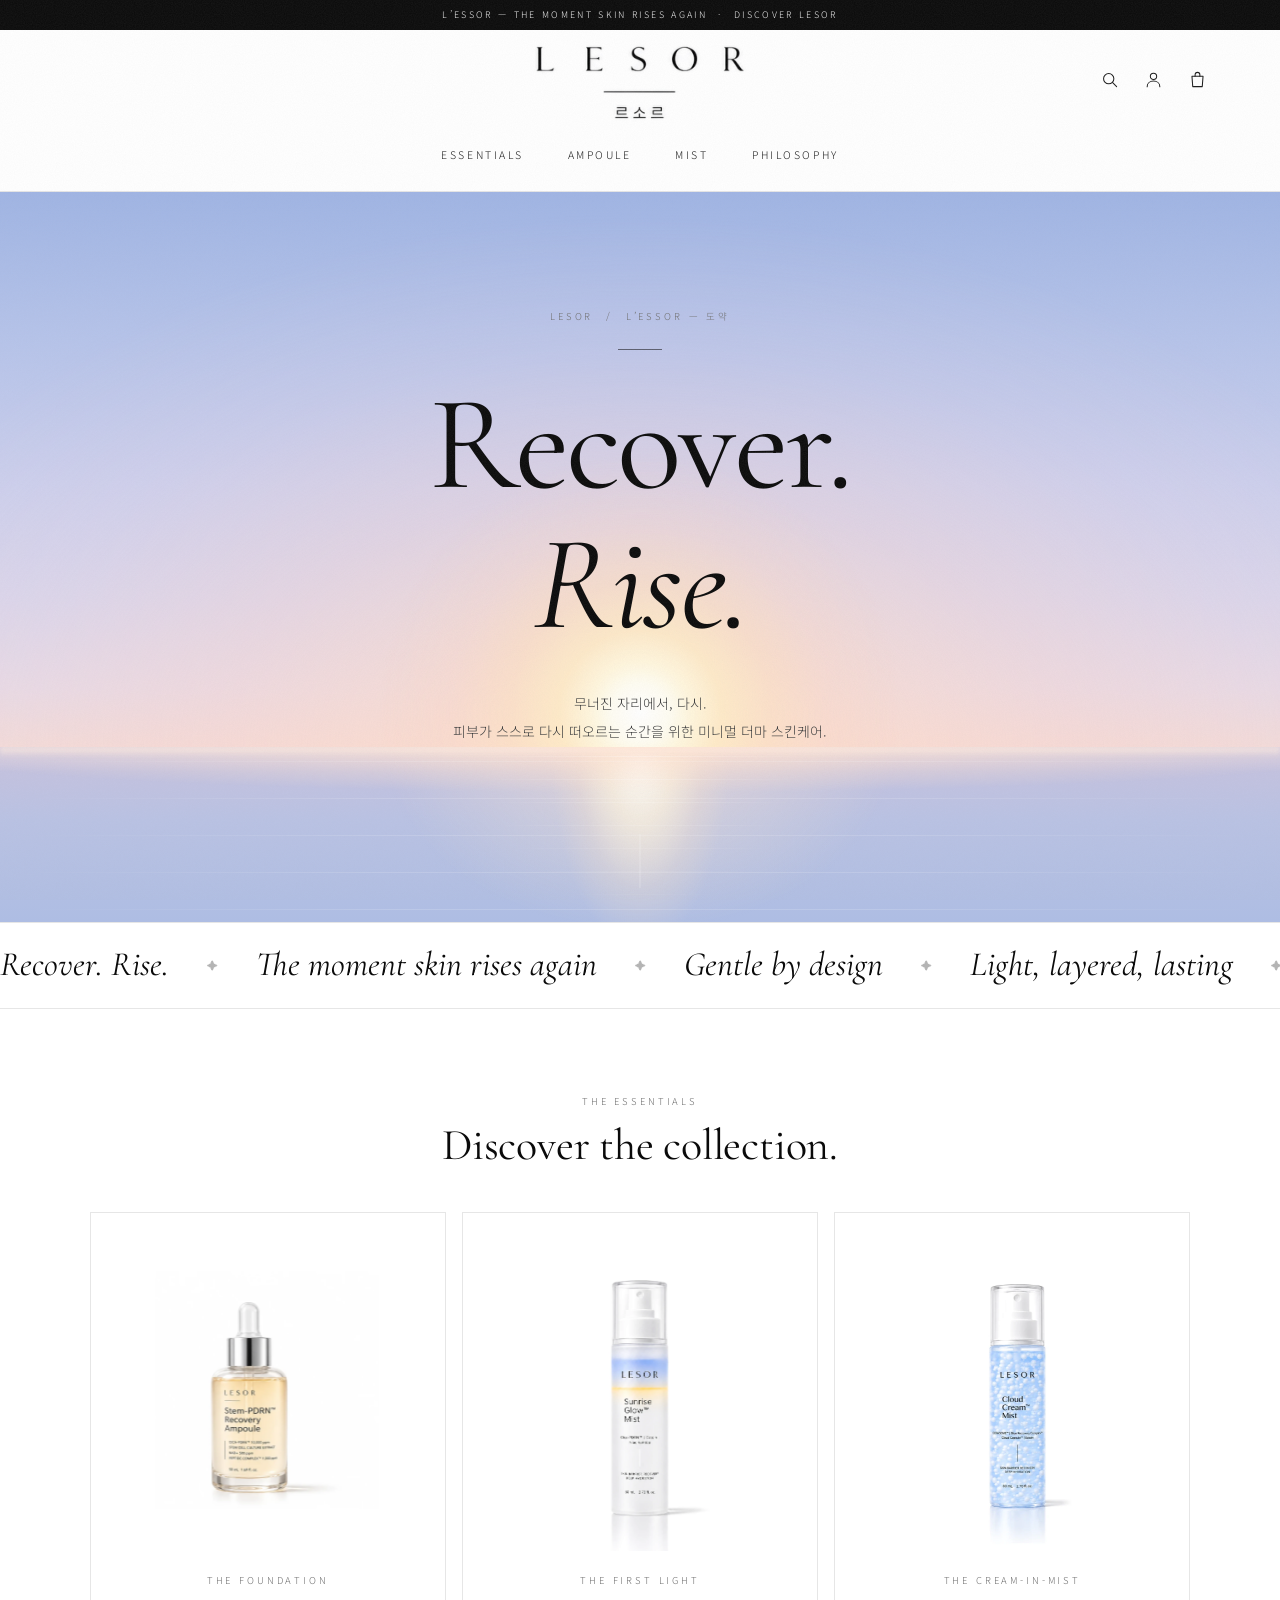
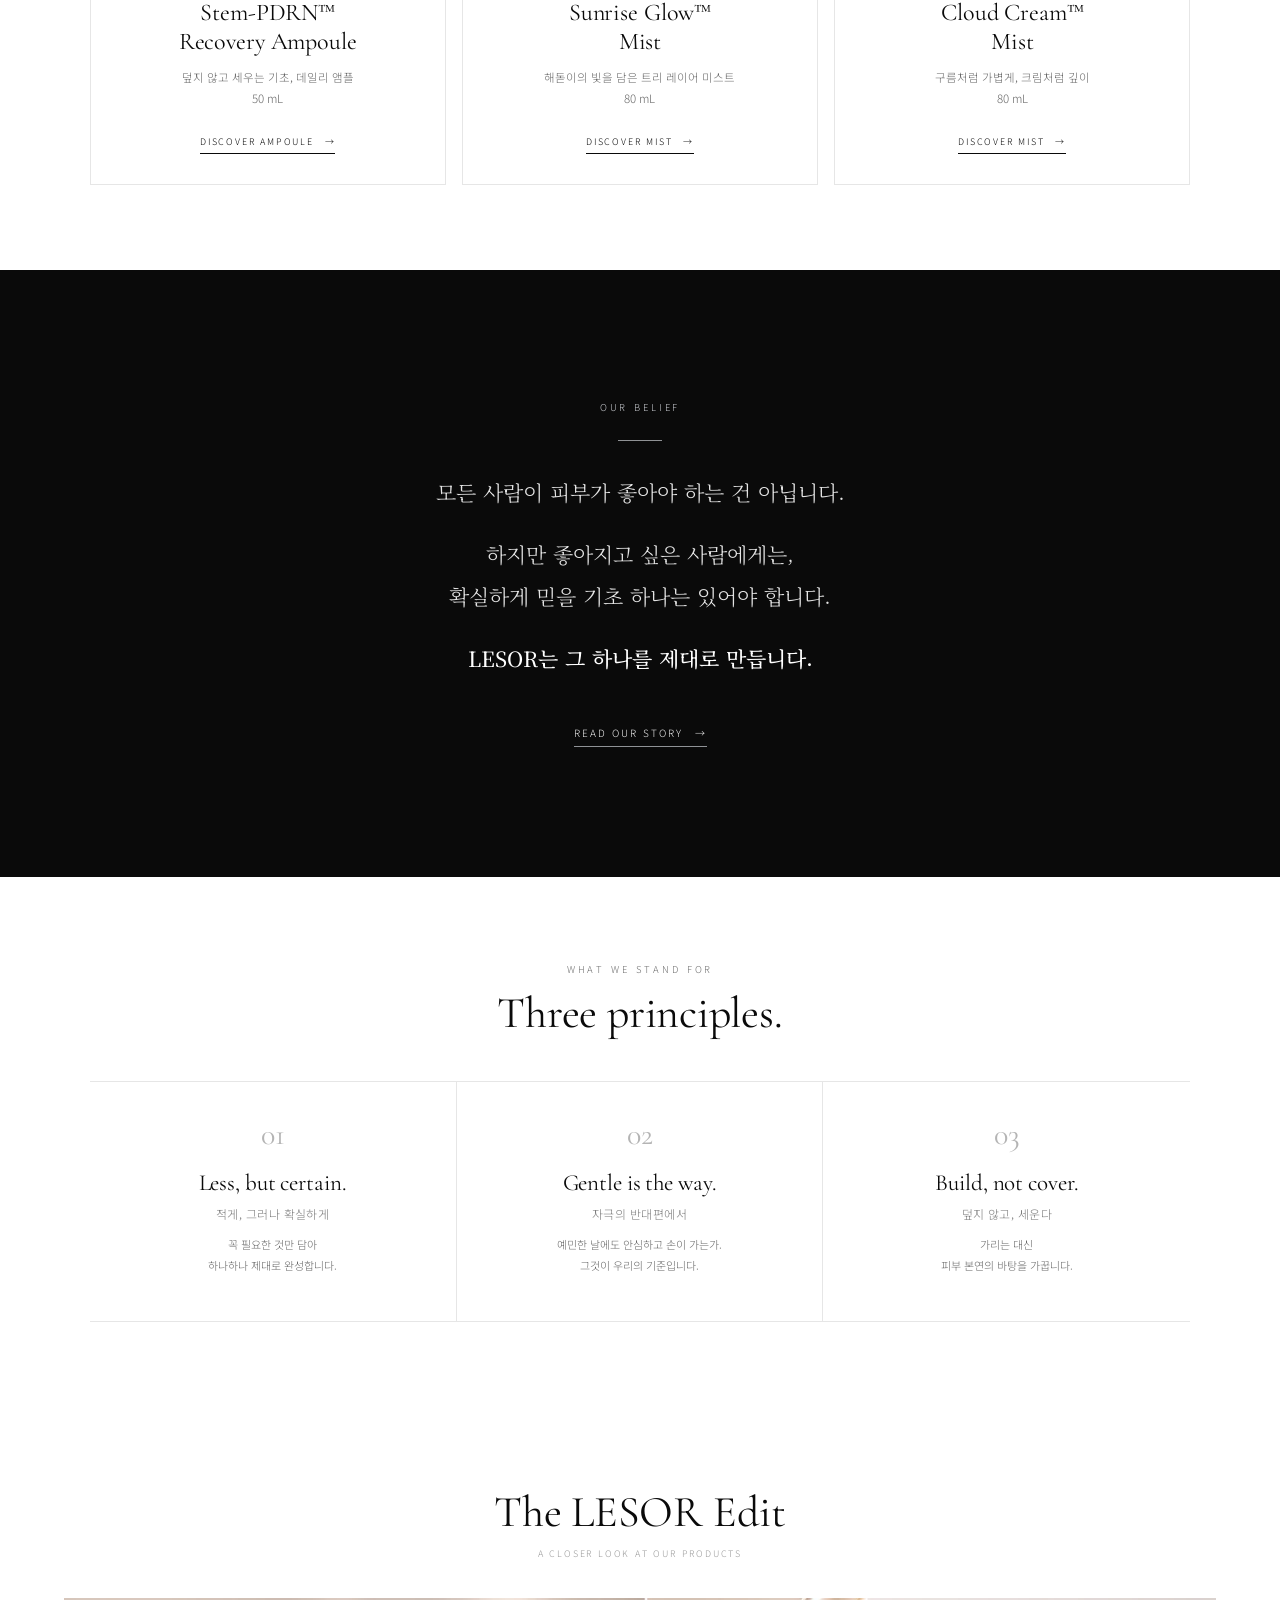
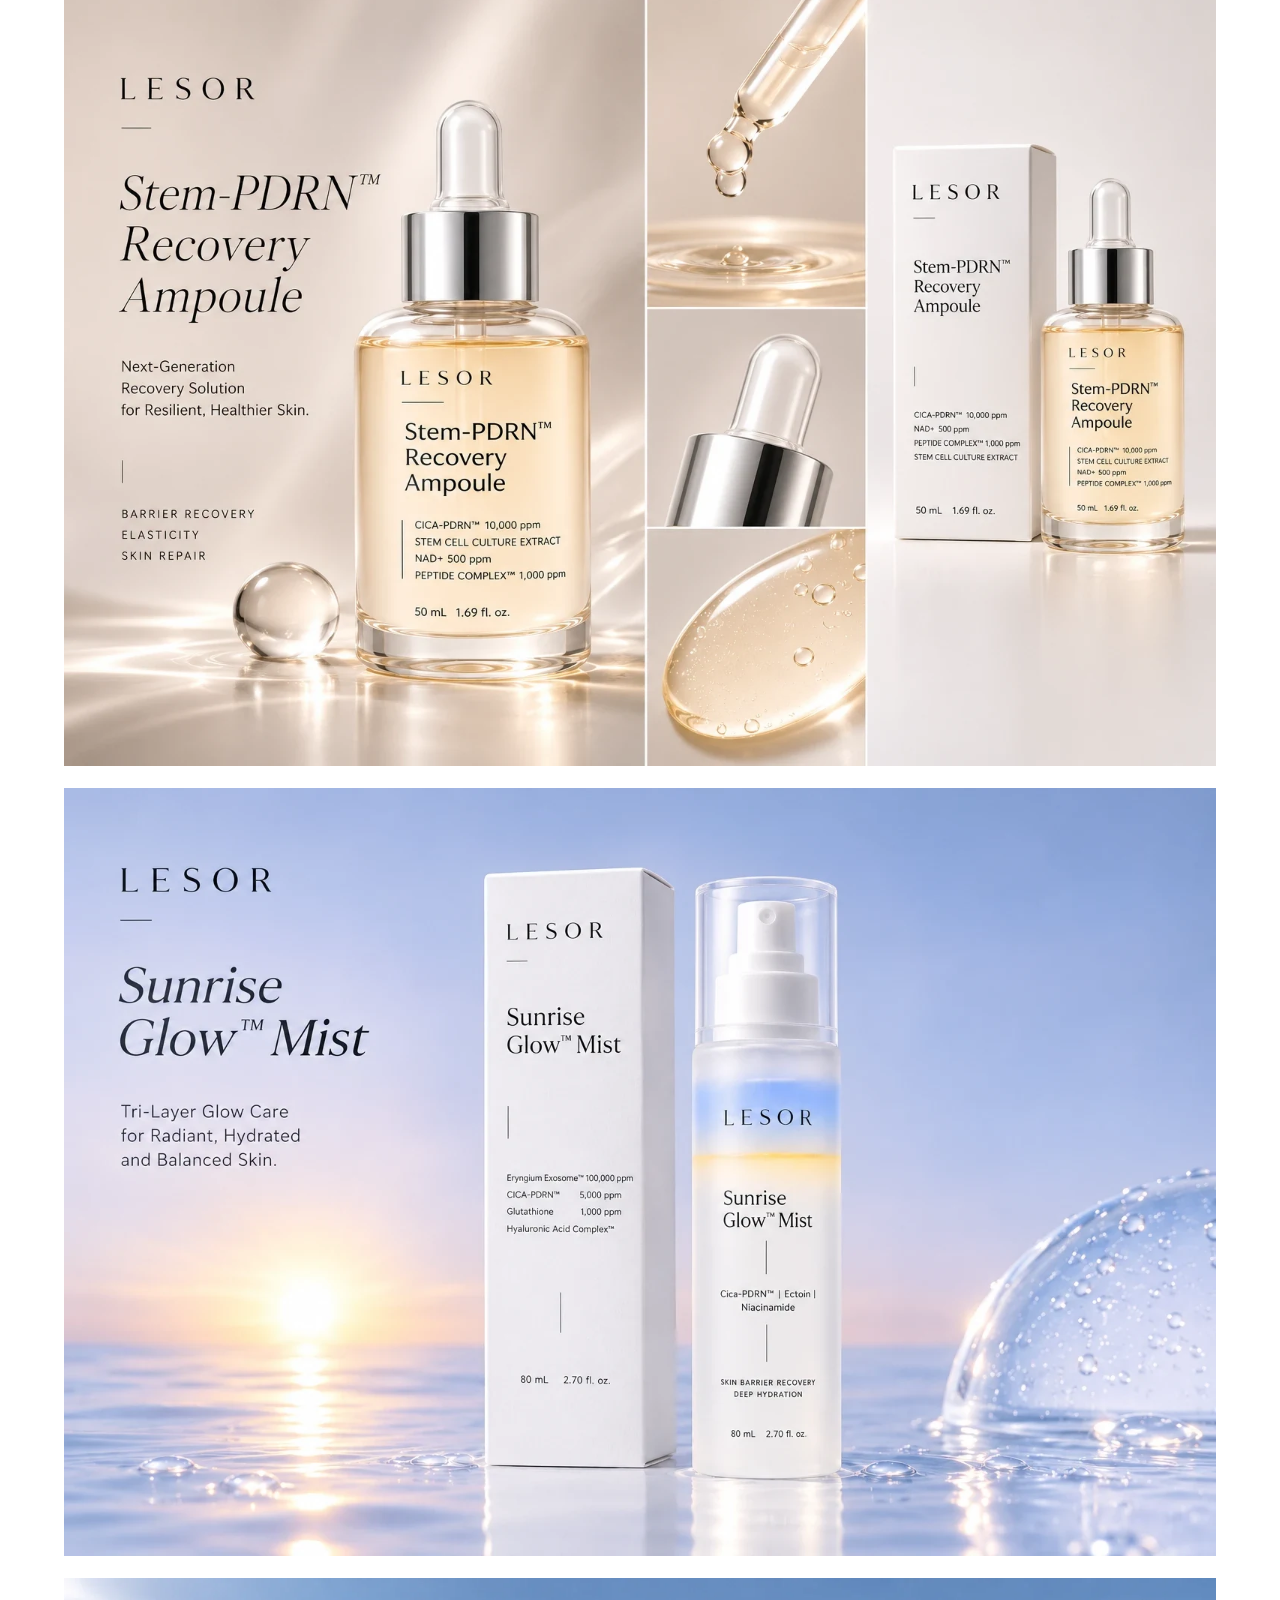
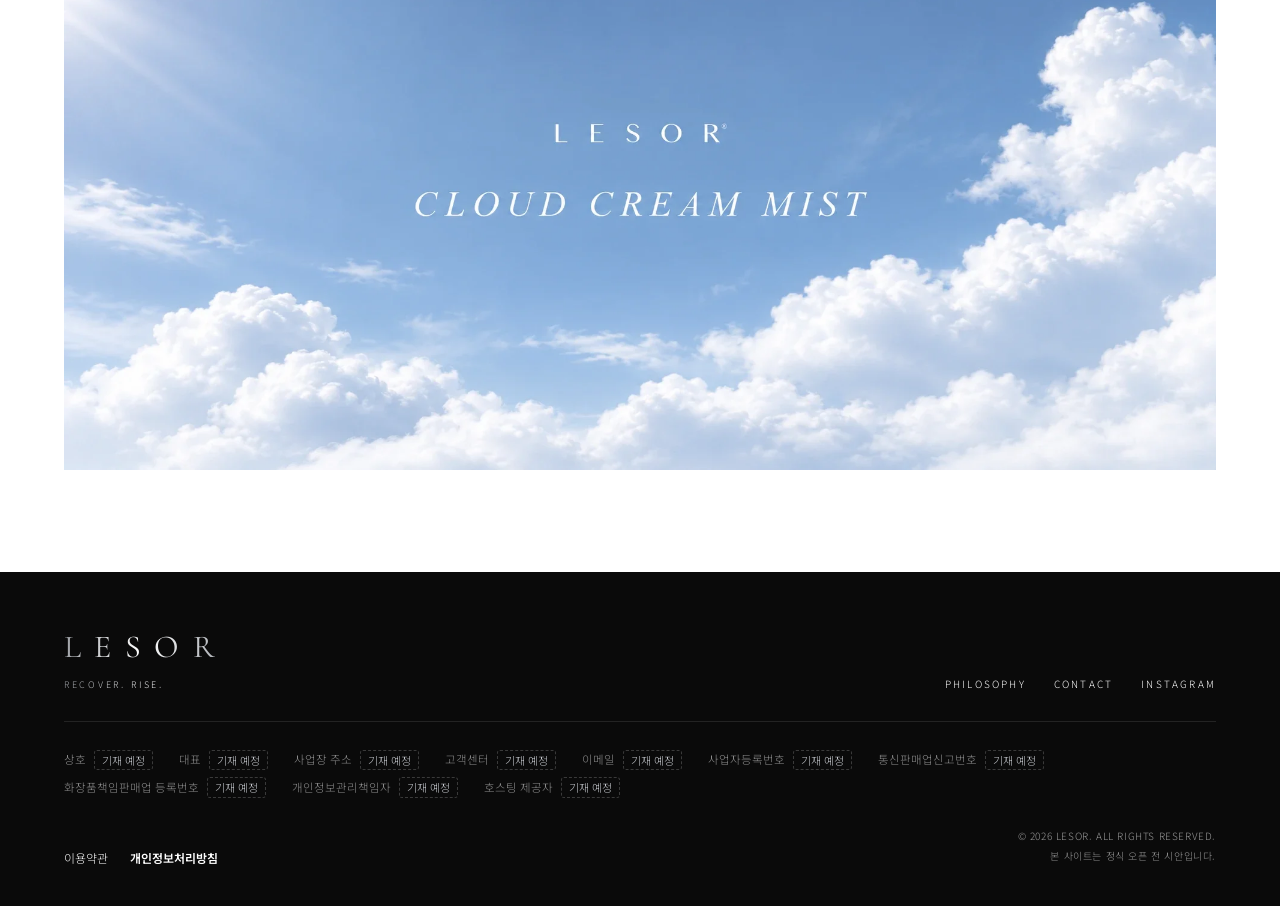
<file: index.html>
<!doctype html>
<html lang="ko">
<head>
<meta charset="utf-8">
<meta name="viewport" content="width=device-width, initial-scale=1">
<title>LESOR 르소르 | Recover. Rise.</title>
<meta name="description" content="LESOR 르소르 — 무너진 자리에서, 다시. 피부가 스스로 다시 떠오르는 순간을 위한 미니멀 더마 스킨케어.">
<meta name="theme-color" content="#0a0a0a">
<meta property="og:type" content="website">
<meta property="og:site_name" content="LESOR 르소르">
<meta property="og:title" content="LESOR 르소르 | Recover. Rise.">
<meta property="og:description" content="LESOR 르소르 — 무너진 자리에서, 다시. 피부가 스스로 다시 떠오르는 순간을 위한 미니멀 더마 스킨케어.">
<meta property="og:image" content="images/og-image.jpg">
<meta name="twitter:card" content="summary_large_image">
<link rel="icon" href="favicon.svg" type="image/svg+xml">
<link rel="apple-touch-icon" href="apple-touch-icon.png">
<link rel="preconnect" href="https://fonts.googleapis.com">
<link rel="preconnect" href="https://fonts.gstatic.com" crossorigin>
<link rel="stylesheet" href="https://fonts.googleapis.com/css2?family=Cormorant+Garamond:ital,wght@0,400;0,500;1,400;1,500&family=Noto+Sans+KR:wght@300;400;500&family=Noto+Serif+KR:wght@400;500&display=swap">
<link rel="stylesheet" href="style.css?v=20261117k">
</head>
<body>
<div class="promo">L’ESSOR — THE MOMENT SKIN RISES AGAIN　·　DISCOVER LESOR</div>
<header>
  <a class="logo" href="index.html" aria-label="LESOR 홈"><img src="images/logo.webp" alt="LESOR 르소르" width="1053" height="381"></a>
  <nav class="nav" aria-label="주 메뉴">
    <a href="index.html#shop">ESSENTIALS</a>
    <a href="ampoule.html">AMPOULE</a>
    <a href="mist.html">MIST</a>
    <a href="story.html">PHILOSOPHY</a>
  </nav>
  <div class="right">
    <a class="icon icon-search" href="index.html#shop" aria-label="제품 둘러보기"><svg viewBox="0 0 24 24" aria-hidden="true"><circle cx="11" cy="11" r="6.5"/><path d="M16 16l5 5"/></svg></a>
    <button class="icon" type="button" data-soon="로그인·회원가입은 정식 오픈 시 연결됩니다." aria-label="로그인"><svg viewBox="0 0 24 24" aria-hidden="true"><circle cx="12" cy="8" r="4"/><path d="M4 21c0-4.4 3.6-7 8-7s8 2.600 8 7"/></svg></button>
    <button class="icon" type="button" data-soon="장바구니는 정식 오픈 시 연결됩니다." aria-label="장바구니"><svg viewBox="0 0 24 24" aria-hidden="true"><path d="M5 8h14l-1 13H6L5 8z"/><path d="M9 8V6a3 3 0 0 1 6 0v2"/></svg></button>
  </div>
</header>
<main>
<section class="band blue home-hero main-hero"><div class="dawn" aria-hidden="true"><i class="dawn-halo"></i><i class="dawn-sun"></i><i class="dawn-sea"><b></b><b></b></i></div><div class="eyebrow">LESOR　/　L’ESSOR — 도약</div><h1><span class="line"><span>Recover.</span></span><span class="line"><span>Rise.</span></span></h1><p>무너진 자리에서, 다시.<br>피부가 스스로 다시 떠오르는 순간을 위한 미니멀 더마 스킨케어.</p><a class="scroll-cue" href="#shop" aria-label="아래로 이동"><span></span></a></section>
<div class="marquee" aria-hidden="true"><div class="marquee-track"><span>Recover. Rise.</span><i>✦</i><span>The moment skin rises again</span><i>✦</i><span>Gentle by design</span><i>✦</i><span>Light, layered, lasting</span><i>✦</i><span>Recover. Rise.</span><i>✦</i><span>The moment skin rises again</span><i>✦</i><span>Gentle by design</span><i>✦</i><span>Light, layered, lasting</span><i>✦</i><span>Recover. Rise.</span><i>✦</i><span>The moment skin rises again</span><i>✦</i><span>Gentle by design</span><i>✦</i><span>Light, layered, lasting</span><i>✦</i><span>Recover. Rise.</span><i>✦</i><span>The moment skin rises again</span><i>✦</i><span>Gentle by design</span><i>✦</i><span>Light, layered, lasting</span><i>✦</i></div></div>
<section class="points" id="shop">
  <div class="section-title"><div class="eyebrow">THE ESSENTIALS</div><h2>Discover the collection.</h2></div>
  <div class="related-grid shop-grid">
    <a href="ampoule.html"><img src="images/product-ampoule.webp" alt="Stem-PDRN Recovery Ampoule" width="972" height="1296"><div><div class="eyebrow">THE FOUNDATION</div><h3>Stem-PDRN™<br>Recovery Ampoule</h3><p>덮지 않고 세우는 기초, 데일리 앰플<br>50 mL</p><em>DISCOVER AMPOULE　→</em></div></a>
    <a href="mist-sunrise-glow.html"><img src="images/product-mist-sunrise.webp" alt="Sunrise Glow Mist" width="1086" height="1448"><div><div class="eyebrow">THE FIRST LIGHT</div><h3>Sunrise Glow™<br>Mist</h3><p>해돋이의 빛을 담은 트리 레이어 미스트<br>80 mL</p><em>DISCOVER MIST　→</em></div></a>
    <a href="mist-cloud-cream.html"><img src="images/product-mist-cloud.webp" alt="Cloud Cream Mist" width="810" height="1080"><div><div class="eyebrow">THE CREAM-IN-MIST</div><h3>Cloud Cream™<br>Mist</h3><p>구름처럼 가볍게, 크림처럼 깊이<br>80 mL</p><em>DISCOVER MIST　→</em></div></a>
  </div>
</section>
<section class="manifesto">
  <div class="eyebrow">OUR BELIEF</div>
  <blockquote>
    <p>모든 사람이 피부가 좋아야 하는 건 아닙니다.</p>
    <p>하지만 좋아지고 싶은 사람에게는, <br>확실하게 믿을 기초 하나는 있어야 합니다.</p>
    <p><strong>LESOR는 그 하나를 제대로 만듭니다.</strong></p>
  </blockquote>
  <a class="more" href="story.html">READ OUR STORY　→</a>
</section>
<section class="points" id="story">
  <div class="section-title"><div class="eyebrow">WHAT WE STAND FOR</div><h2>Three principles.</h2></div>
  <div class="cards">
    <article class="card"><div class="num">01</div><h3>Less, but certain.</h3><div class="card-kr">적게, 그러나 확실하게</div><p>꼭 필요한 것만 담아<br>하나하나 제대로 완성합니다.</p></article>
    <article class="card"><div class="num">02</div><h3>Gentle is the way.</h3><div class="card-kr">자극의 반대편에서</div><p>예민한 날에도 안심하고 손이 가는가.<br>그것이 우리의 기준입니다.</p></article>
    <article class="card"><div class="num">03</div><h3>Build, not cover.</h3><div class="card-kr">덮지 않고, 세운다</div><p>가리는 대신<br>피부 본연의 바탕을 가꿉니다.</p></article>
  </div>
</section>
<section class="editorial" id="journal">
  <h2>The LESOR Edit</h2>
  <div class="caption">A CLOSER LOOK AT OUR PRODUCTS</div>
  <a href="ampoule.html"><img class="poster" src="images/poster-ampoule.webp" alt="LESOR Stem-PDRN™ Recovery Ampoule" width="1536" height="1024" loading="lazy"></a>
  <a href="mist-sunrise-glow.html"><img class="poster" src="images/poster-sunrise-wide.webp" alt="LESOR Sunrise Glow™ Mist" width="1536" height="1024" loading="lazy"></a>
  <a href="mist-cloud-cream.html"><img class="poster" src="images/banner-cloud.webp" alt="LESOR Cloud Cream™ Mist" width="1920" height="819" loading="lazy"></a>
</section>
</main>
<footer id="contact">
  <div class="foot-top">
    <div>
      <div class="footlogo">LESOR</div>
      <div class="foot-tag">RECOVER. RISE.</div>
    </div>
    <nav class="foot-links" aria-label="하단 메뉴">
      <a href="story.html">PHILOSOPHY</a>
      <a href="#contact">CONTACT</a>
      <button type="button" data-soon="공식 인스타그램 계정은 준비 중입니다.">INSTAGRAM</button>
    </nav>
  </div>
  <dl class="biz">
    <div><dt>상호</dt><dd><span class="tbd">기재 예정</span></dd></div>
    <div><dt>대표</dt><dd><span class="tbd">기재 예정</span></dd></div>
    <div><dt>사업장 주소</dt><dd><span class="tbd">기재 예정</span></dd></div>
    <div><dt>고객센터</dt><dd><span class="tbd">기재 예정</span></dd></div>
    <div><dt>이메일</dt><dd><span class="tbd">기재 예정</span></dd></div>
    <div><dt>사업자등록번호</dt><dd><span class="tbd">기재 예정</span></dd></div>
    <div><dt>통신판매업신고번호</dt><dd><span class="tbd">기재 예정</span></dd></div>
    <div><dt>화장품책임판매업 등록번호</dt><dd><span class="tbd">기재 예정</span></dd></div>
    <div><dt>개인정보관리책임자</dt><dd><span class="tbd">기재 예정</span></dd></div>
    <div><dt>호스팅 제공자</dt><dd><span class="tbd">기재 예정</span></dd></div>
  </dl>
  <div class="foot-bottom">
    <div class="foot-policy">
      <button type="button" data-soon="이용약관은 정식 오픈 시 게시됩니다.">이용약관</button>
      <button type="button" data-soon="개인정보처리방침은 정식 오픈 시 게시됩니다."><strong>개인정보처리방침</strong></button>
    </div>
    <div class="footnote">© 2026 LESOR. ALL RIGHTS RESERVED.<br>본 사이트는 정식 오픈 전 시안입니다.</div>
  </div>
</footer>
<div class="toast" role="status" aria-live="polite"></div>
<script src="site.js?v=20261117k"></script>
</body>
</html>
</file>
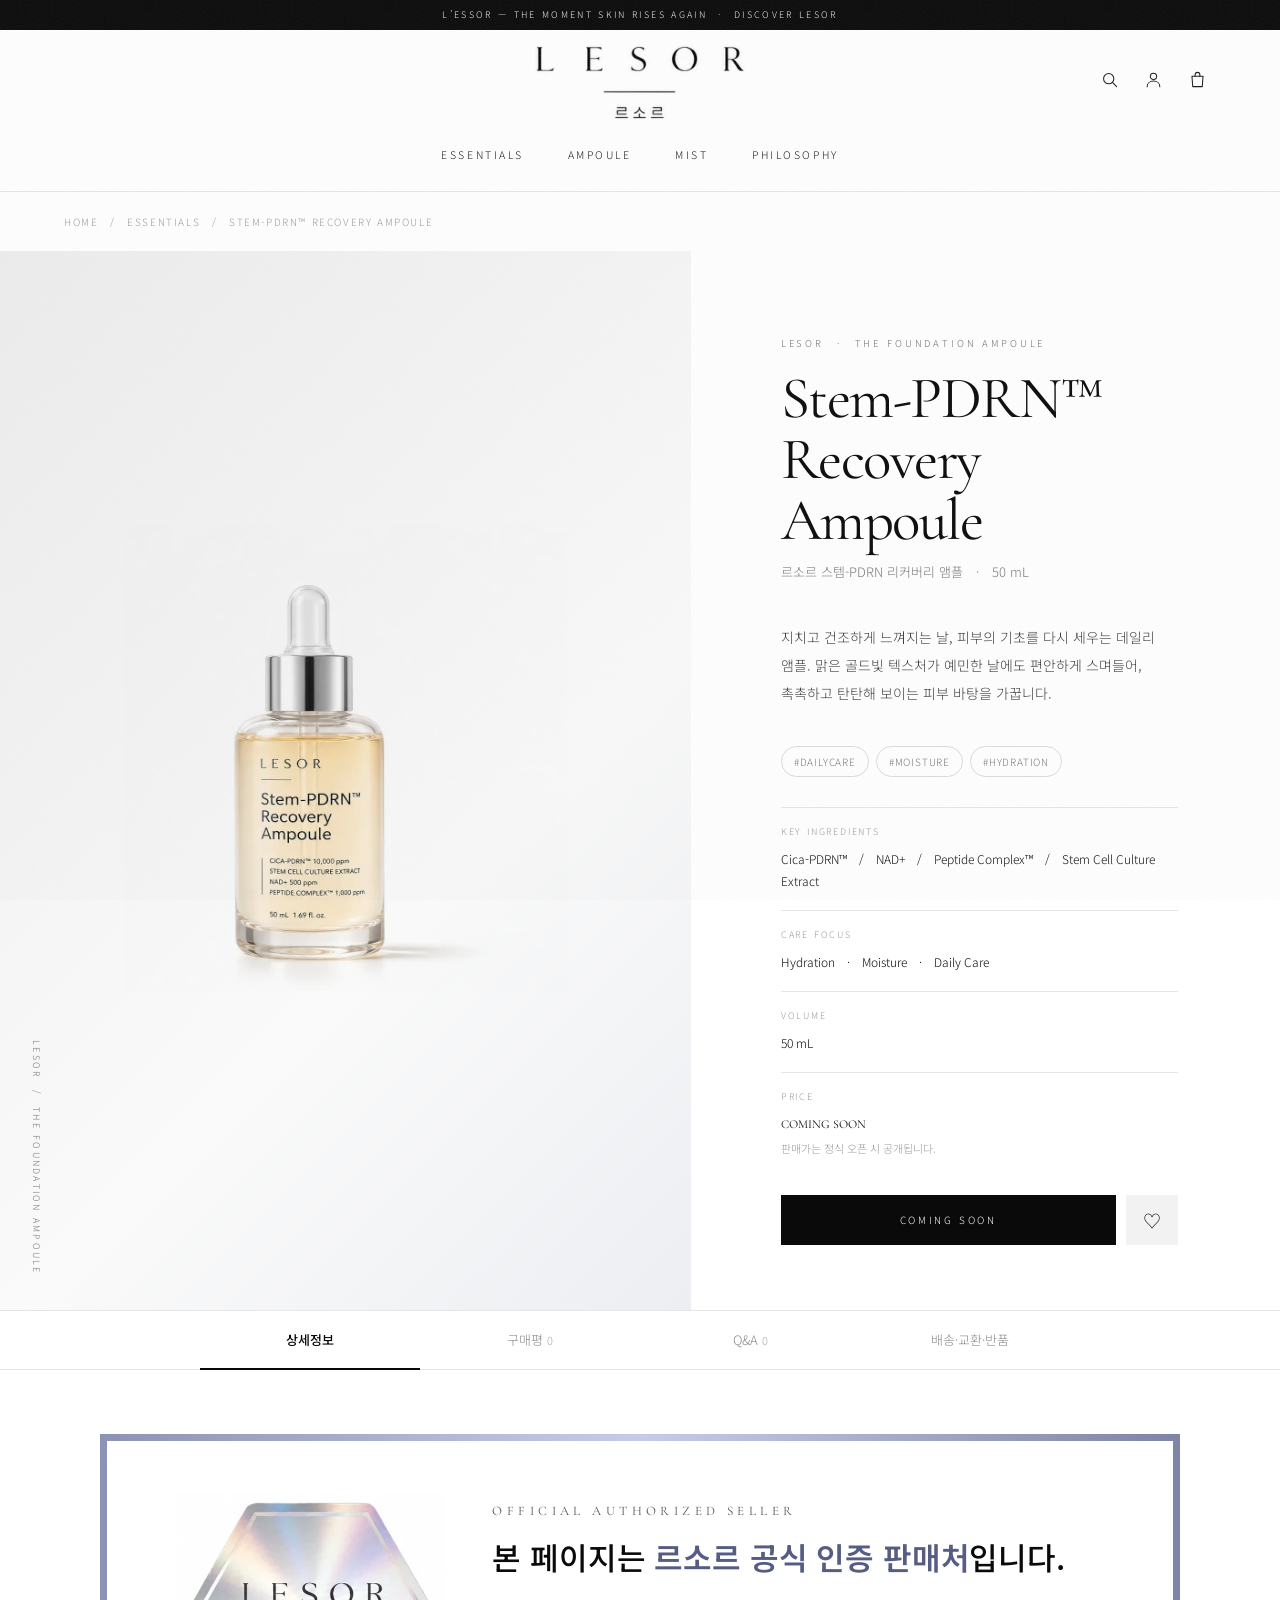
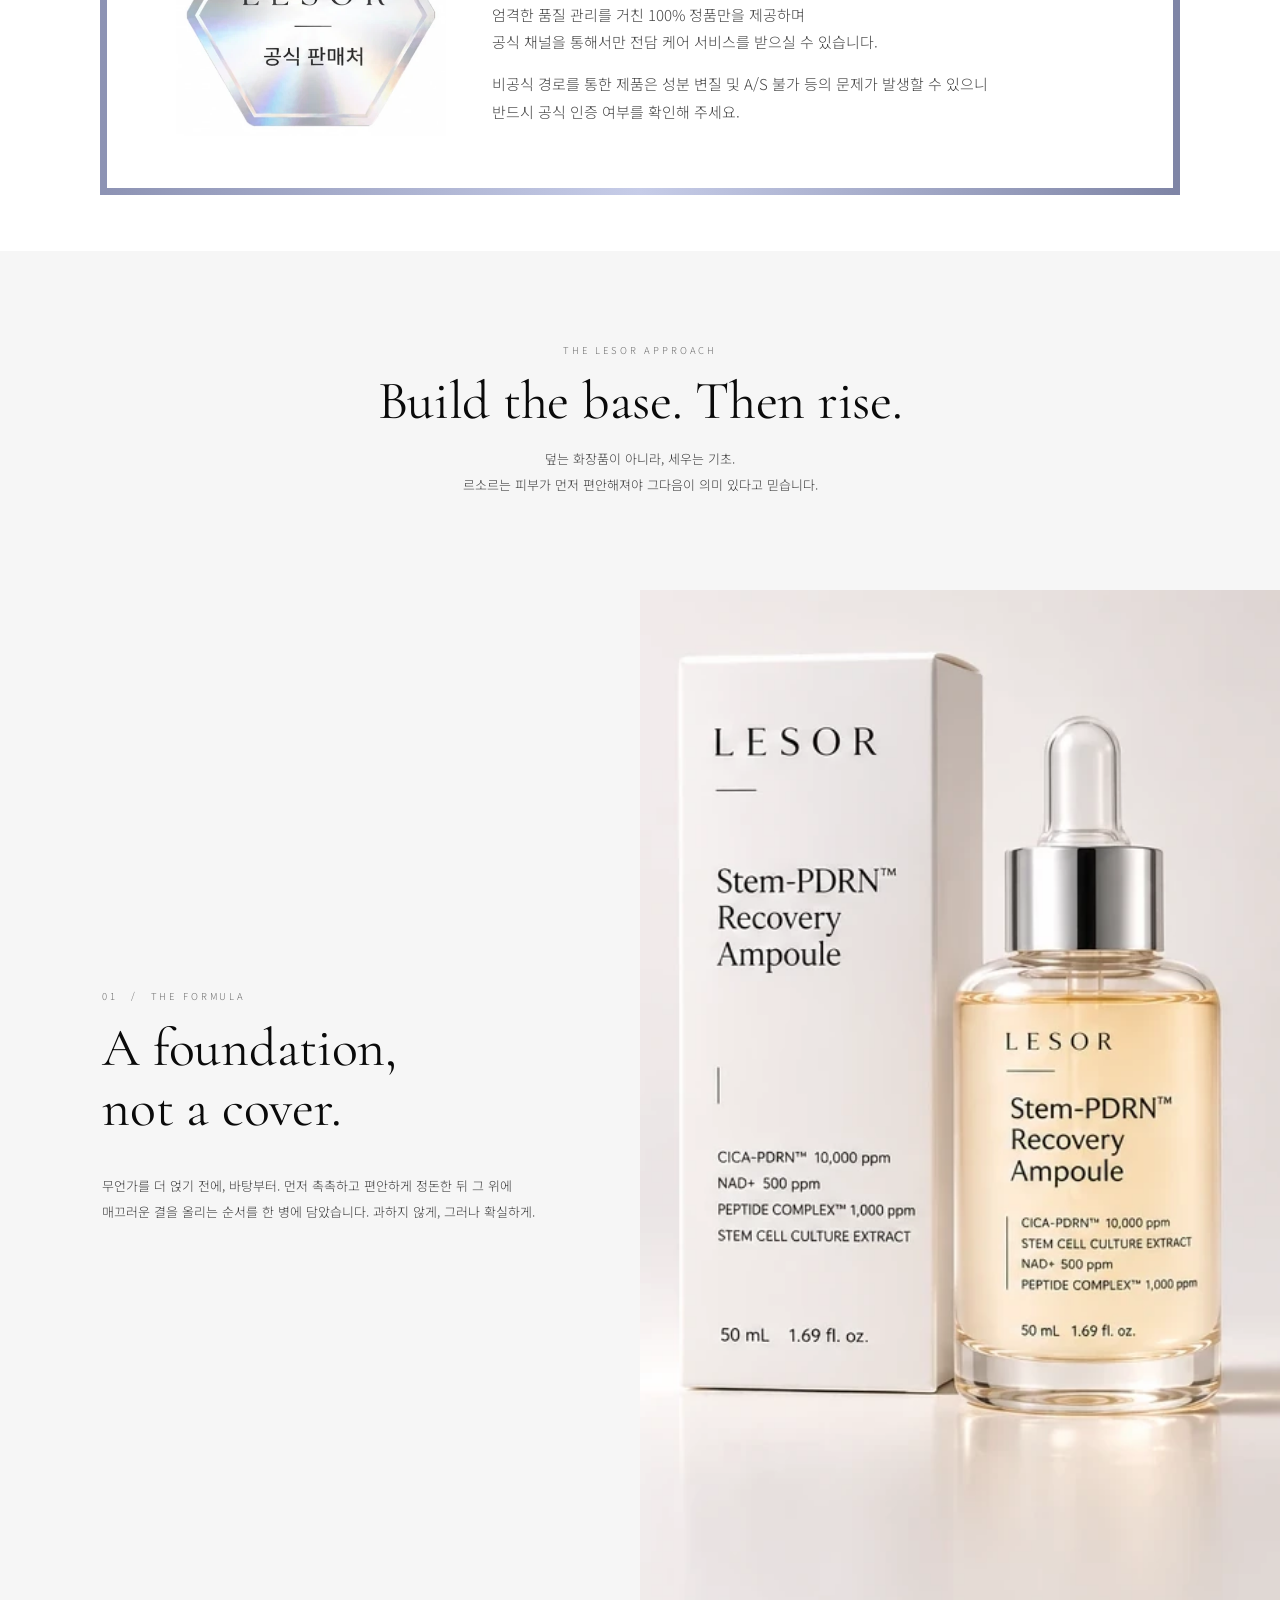
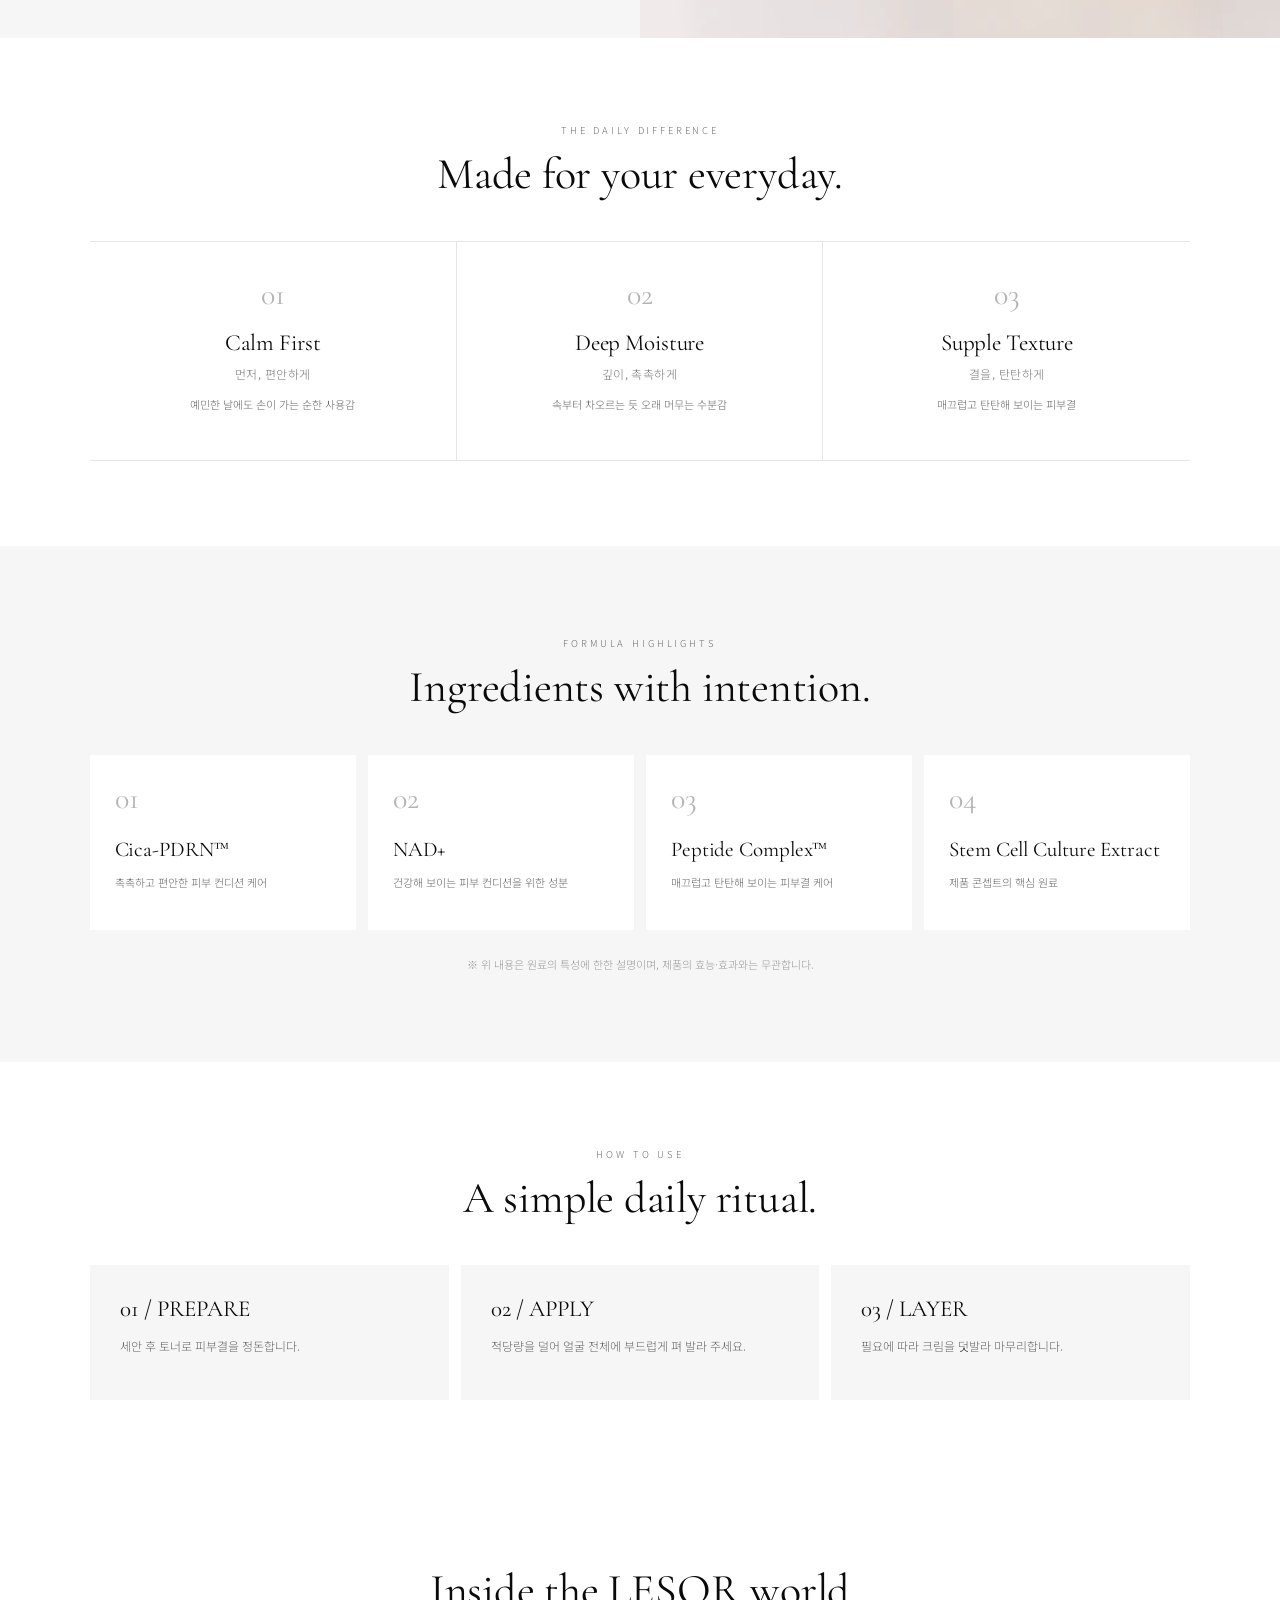
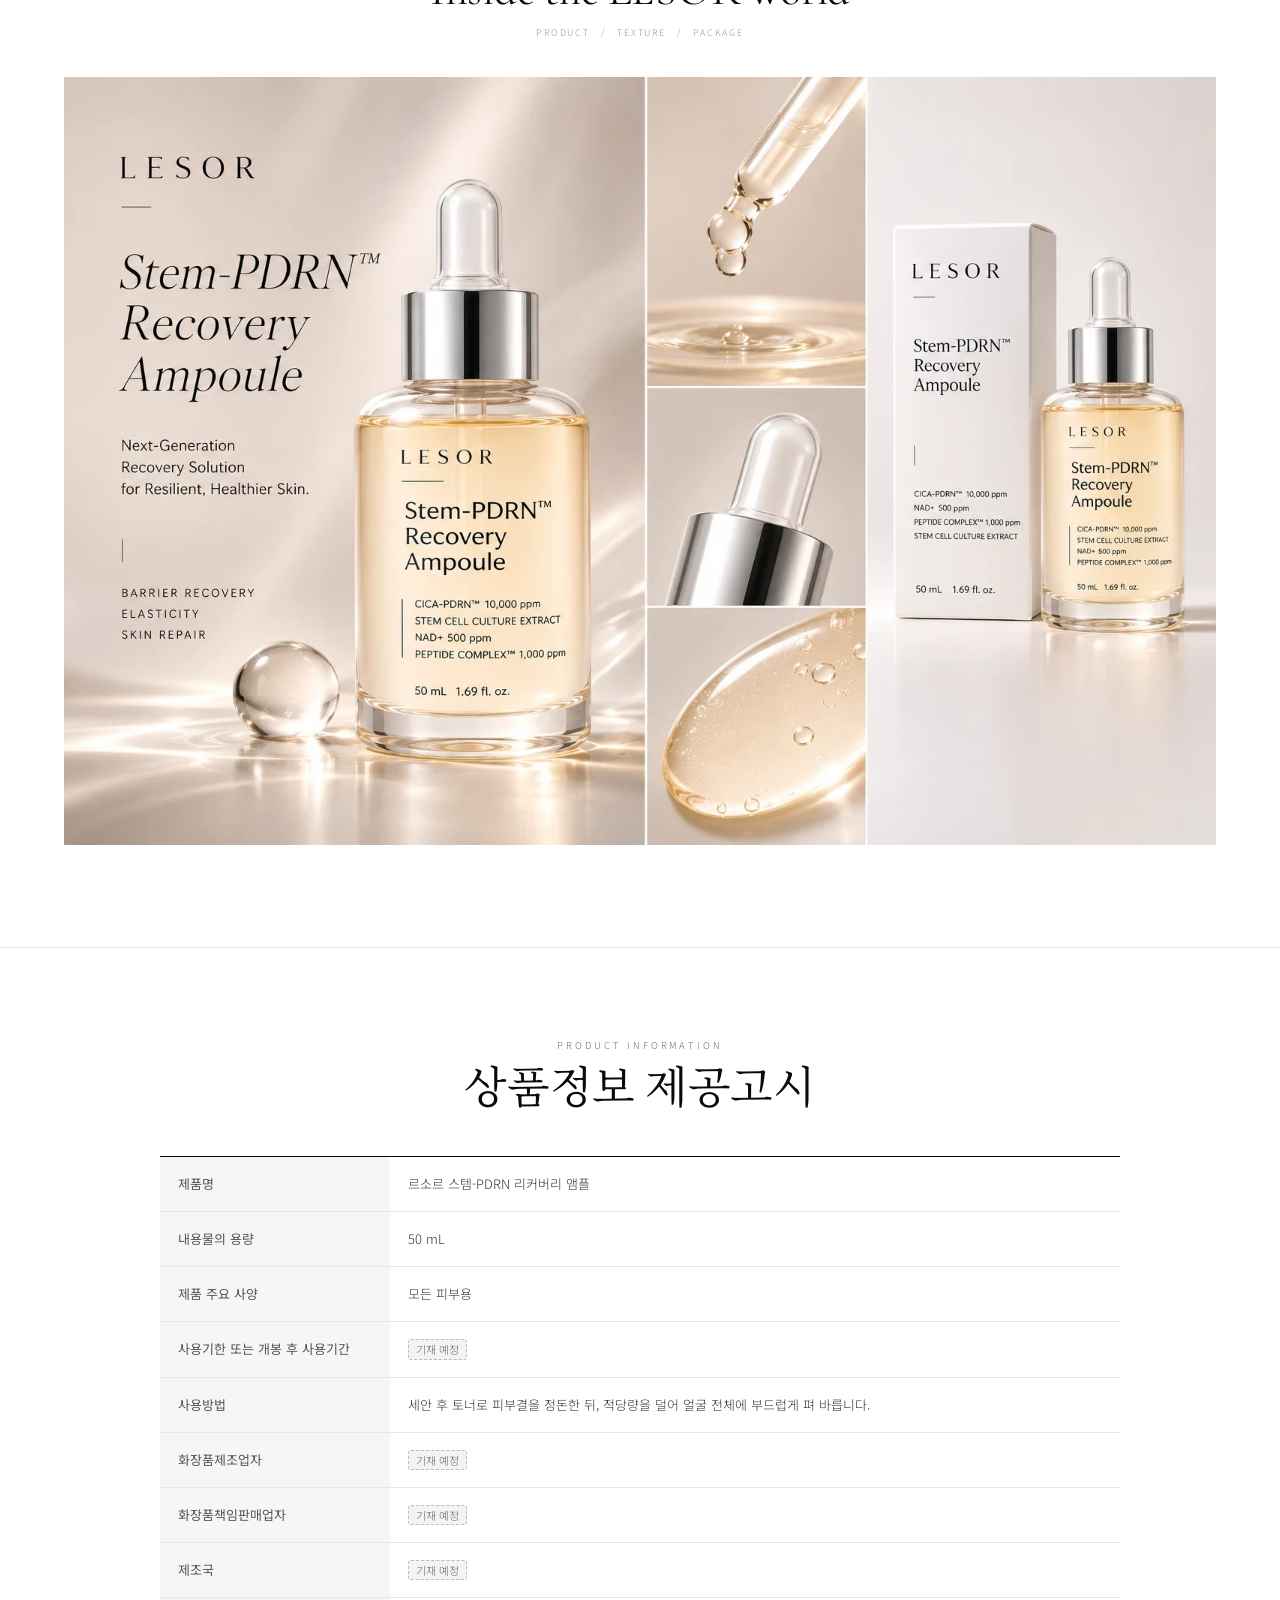
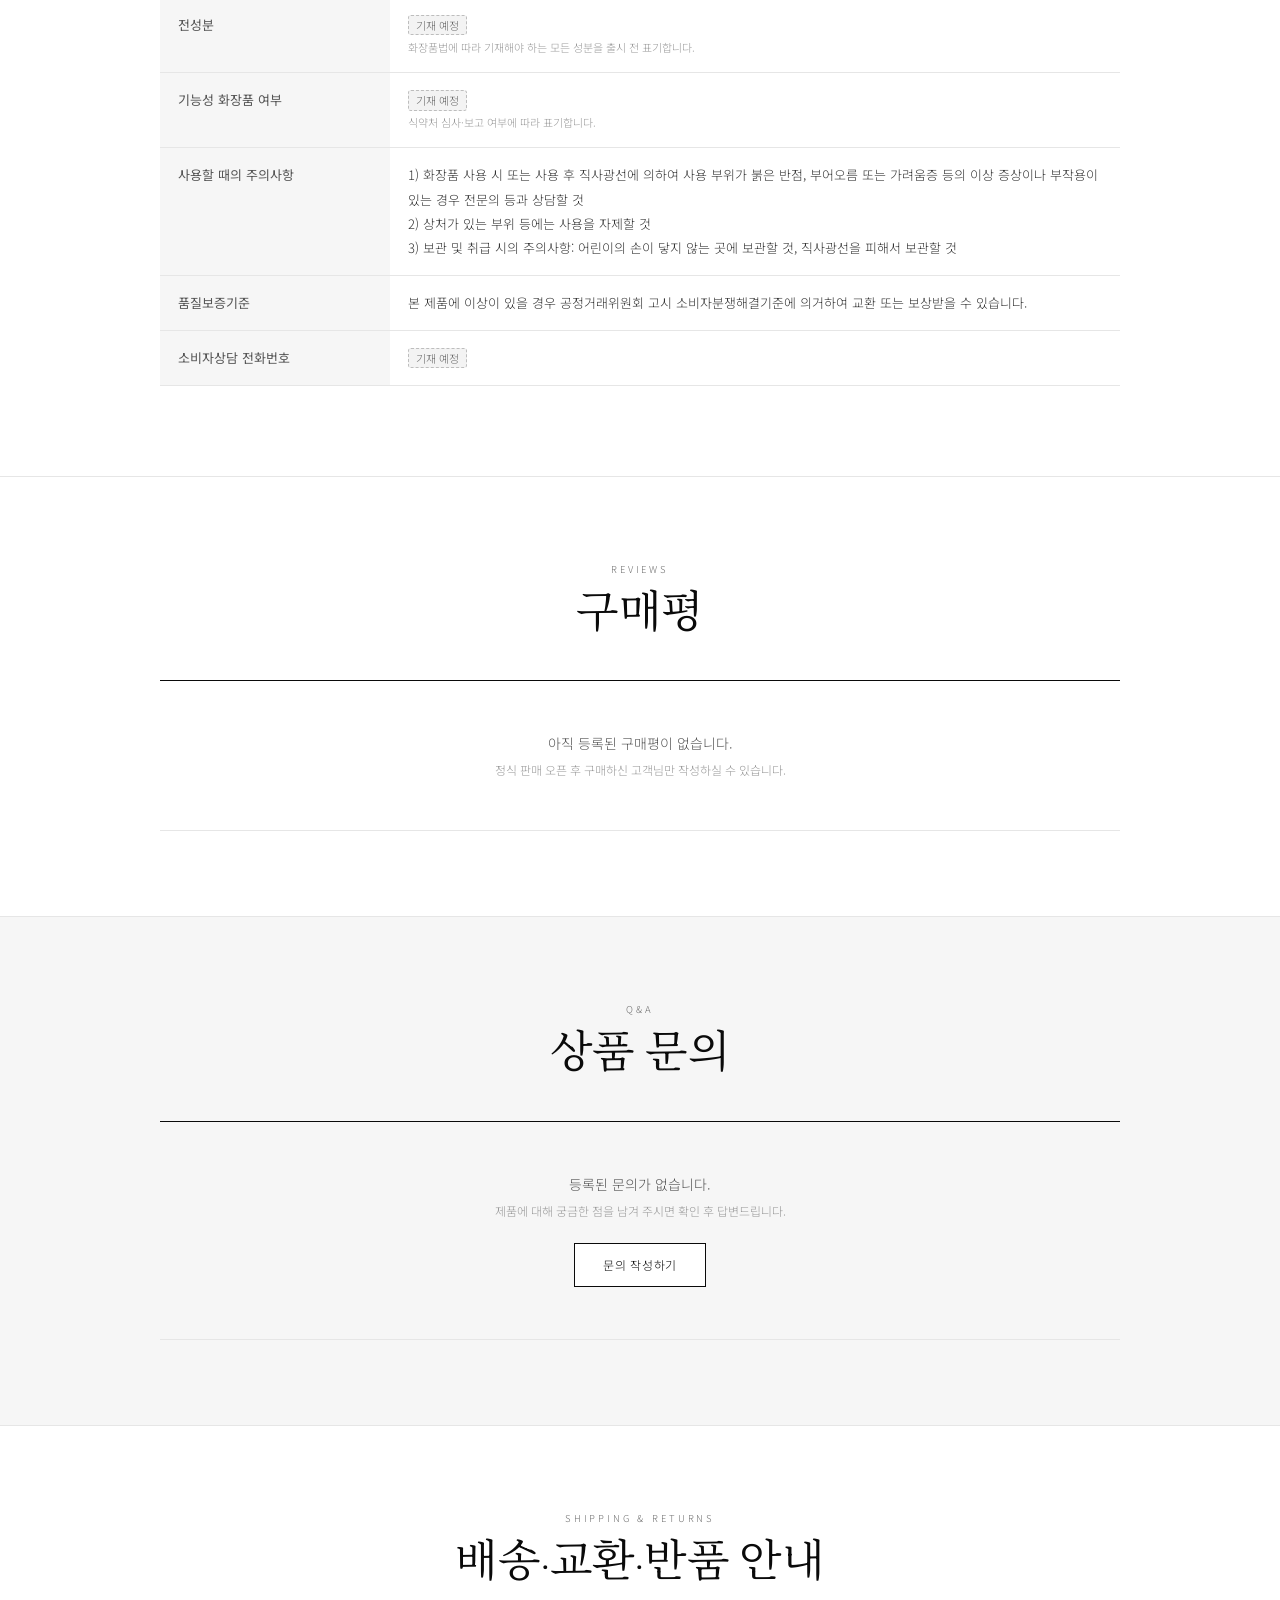
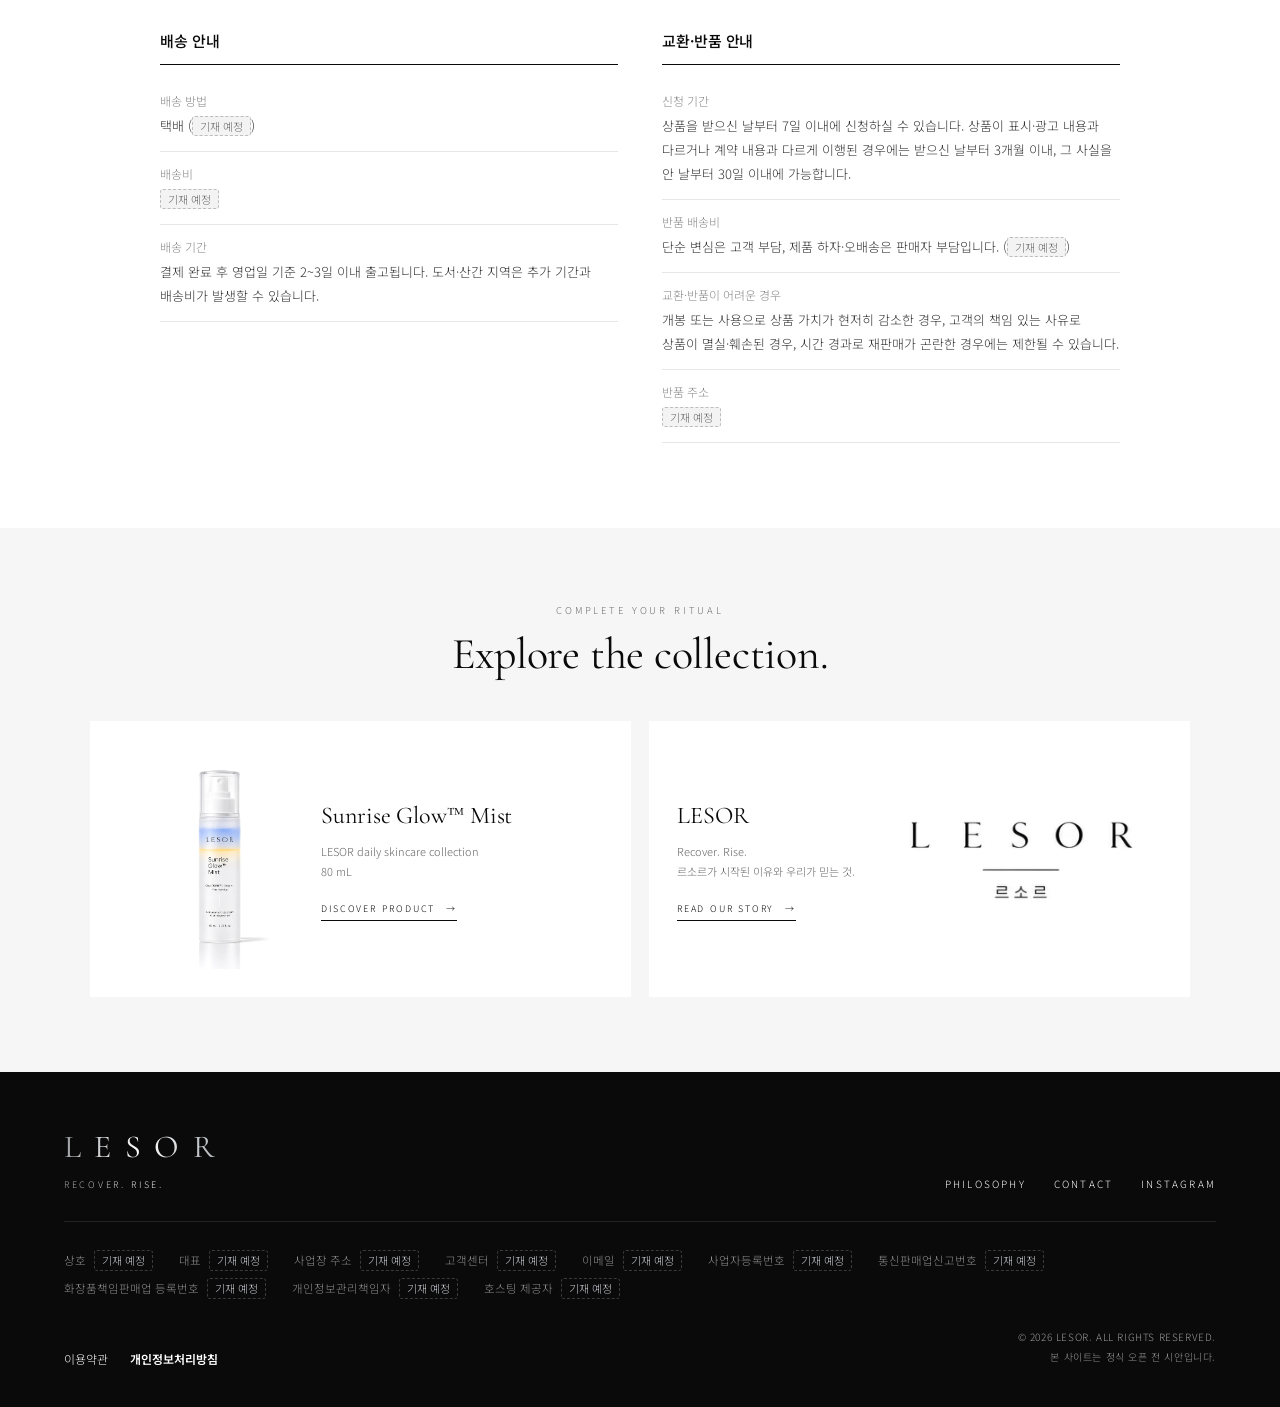
<file: ampoule.html>
<!doctype html>
<html lang="ko">
<head>
<meta charset="utf-8">
<meta name="viewport" content="width=device-width, initial-scale=1">
<title>LESOR | Stem-PDRN™ Recovery Ampoule</title>
<meta name="description" content="LESOR Stem-PDRN™ Recovery Ampoule — 덮지 않고 세우는 기초. 피부 바탕을 가꾸는 데일리 앰플.">
<meta name="theme-color" content="#0a0a0a">
<meta property="og:type" content="website">
<meta property="og:site_name" content="LESOR 르소르">
<meta property="og:title" content="LESOR | Stem-PDRN™ Recovery Ampoule">
<meta property="og:description" content="LESOR Stem-PDRN™ Recovery Ampoule — 덮지 않고 세우는 기초. 피부 바탕을 가꾸는 데일리 앰플.">
<meta property="og:image" content="images/og-image.jpg">
<meta name="twitter:card" content="summary_large_image">
<link rel="icon" href="favicon.svg" type="image/svg+xml">
<link rel="apple-touch-icon" href="apple-touch-icon.png">
<link rel="preconnect" href="https://fonts.googleapis.com">
<link rel="preconnect" href="https://fonts.gstatic.com" crossorigin>
<link rel="stylesheet" href="https://fonts.googleapis.com/css2?family=Cormorant+Garamond:ital,wght@0,400;0,500;1,400;1,500&family=Noto+Sans+KR:wght@300;400;500&family=Noto+Serif+KR:wght@400;500&display=swap">
<link rel="stylesheet" href="style.css?v=20261117k">
</head>
<body>
<div class="promo">L’ESSOR — THE MOMENT SKIN RISES AGAIN　·　DISCOVER LESOR</div>
<header>
  <a class="logo" href="index.html" aria-label="LESOR 홈"><img src="images/logo.webp" alt="LESOR 르소르" width="1053" height="381"></a>
  <nav class="nav" aria-label="주 메뉴">
    <a href="index.html#shop">ESSENTIALS</a>
    <a href="ampoule.html">AMPOULE</a>
    <a href="mist.html">MIST</a>
    <a href="story.html">PHILOSOPHY</a>
  </nav>
  <div class="right">
    <a class="icon icon-search" href="index.html#shop" aria-label="제품 둘러보기"><svg viewBox="0 0 24 24" aria-hidden="true"><circle cx="11" cy="11" r="6.5"/><path d="M16 16l5 5"/></svg></a>
    <button class="icon" type="button" data-soon="로그인·회원가입은 정식 오픈 시 연결됩니다." aria-label="로그인"><svg viewBox="0 0 24 24" aria-hidden="true"><circle cx="12" cy="8" r="4"/><path d="M4 21c0-4.4 3.6-7 8-7s8 2.600 8 7"/></svg></button>
    <button class="icon" type="button" data-soon="장바구니는 정식 오픈 시 연결됩니다." aria-label="장바구니"><svg viewBox="0 0 24 24" aria-hidden="true"><path d="M5 8h14l-1 13H6L5 8z"/><path d="M9 8V6a3 3 0 0 1 6 0v2"/></svg></button>
  </div>
</header>
<div class="crumb"><a href="index.html">HOME</a>　/　<a href="index.html#shop">ESSENTIALS</a>　/　STEM-PDRN™ RECOVERY AMPOULE</div>
<main>
<section class="hero ">
  <div class="visual"><img src="images/product-ampoule.webp" alt="LESOR Stem-PDRN™ Recovery Ampoule" width="972" height="1296"><span class="vertical">LESOR　/　THE FOUNDATION AMPOULE</span></div>
  <div class="copy">
    <div class="eyebrow">LESOR　·　THE FOUNDATION AMPOULE</div>
    <h1>Stem-PDRN™ Recovery Ampoule</h1>
    <div class="kr">르소르 스템-PDRN 리커버리 앰플　·　50 mL</div>
    <p class="lead">지치고 건조하게 느껴지는 날, 피부의 기초를 다시 세우는 데일리 앰플. 맑은 골드빛 텍스처가 예민한 날에도 편안하게 스며들어, 촉촉하고 탄탄해 보이는 피부 바탕을 가꿉니다.</p>
    <div class="chips"><span class="chip">#DAILYCARE</span><span class="chip">#MOISTURE</span><span class="chip">#HYDRATION</span></div>
    <div class="spec"><small>KEY INGREDIENTS</small><div>Cica-PDRN™　/　NAD+　/　Peptide Complex™　/　Stem Cell Culture Extract</div></div>
    <div class="spec"><small>CARE FOCUS</small><div>Hydration　·　Moisture　·　Daily Care</div></div>
    <div class="spec"><small>VOLUME</small><div>50 mL</div></div>
    <div class="spec"><small>PRICE</small><div class="price">COMING SOON <span class="price-note">판매가는 정식 오픈 시 공개됩니다.</span></div></div>
    <div class="buy">
      <button class="cart" type="button" data-soon="정식 판매 오픈 시 구매 기능이 연결됩니다.">COMING SOON</button>
      <button class="wish" type="button" aria-label="찜하기" aria-pressed="false">♡</button>
    </div>
  </div>
</section>
<nav class="tabs" aria-label="상품 정보 메뉴">
  <a href="#detail">상세정보</a>
  <a href="#reviews">구매평 <span>0</span></a>
  <a href="#qna">Q&amp;A <span>0</span></a>
  <a href="#shipping">배송·교환·반품</a>
</nav>
<section class="official" id="detail" aria-label="공식 인증 판매처 안내">
  <div class="official-box">
    <img src="images/badge-official.webp" alt="LESOR 공식 판매처 인증 마크" width="510" height="460" loading="lazy">
    <div class="official-copy">
      <div class="official-eyebrow">OFFICIAL AUTHORIZED SELLER</div>
      <h2>본 페이지는 <strong>르소르 공식 인증 판매처</strong>입니다.</h2>
      <p>엄격한 품질 관리를 거친 100% 정품만을 제공하며 <br>공식 채널을 통해서만 전담 케어 서비스를 받으실 수 있습니다.</p>
      <p>비공식 경로를 통한 제품은 성분 변질 및 A/S 불가 등의 문제가 발생할 수 있으니 <br>반드시 공식 인증 여부를 확인해 주세요.</p>
    </div>
  </div>
</section>
<section class="band "><div class="eyebrow">THE LESOR APPROACH</div><h2>Build the base. Then rise.</h2><p>덮는 화장품이 아니라, 세우는 기초.<br>르소르는 피부가 먼저 편안해져야 그다음이 의미 있다고 믿습니다.</p></section>
<section class="split">
  <div class="words"><div class="eyebrow">01　/　THE FORMULA</div><h2>A foundation,<br>not a cover.</h2><p>무언가를 더 얹기 전에, 바탕부터. 먼저 촉촉하고 편안하게 정돈한 뒤 그 위에 매끄러운 결을 올리는 순서를 한 병에 담았습니다. 과하지 않게, 그러나 확실하게.</p></div>
  <img src="images/detail-ampoule.webp" alt="LESOR Stem-PDRN™ Recovery Ampoule detail" width="458" height="750" loading="lazy">
</section>
<section class="points">
  <div class="section-title"><div class="eyebrow">THE DAILY DIFFERENCE</div><h2>Made for your everyday.</h2></div>
  <div class="cards">
    <article class="card"><div class="num">01</div><h3>Calm First</h3><div class="card-kr">먼저, 편안하게</div><p>예민한 날에도 손이 가는 순한 사용감</p></article>
    <article class="card"><div class="num">02</div><h3>Deep Moisture</h3><div class="card-kr">깊이, 촉촉하게</div><p>속부터 차오르는 듯 오래 머무는 수분감</p></article>
    <article class="card"><div class="num">03</div><h3>Supple Texture</h3><div class="card-kr">결을, 탄탄하게</div><p>매끄럽고 탄탄해 보이는 피부결</p></article>
  </div>
</section>
<section class="ingredient" id="ingredients">
  <div class="section-title"><div class="eyebrow">FORMULA HIGHLIGHTS</div><h2>Ingredients with intention.</h2></div>
  <div class="ingredient-grid">
    <article class="ingredient-item"><span>01</span><h3>Cica-PDRN™</h3><p>촉촉하고 편안한 피부 컨디션 케어</p></article>
    <article class="ingredient-item"><span>02</span><h3>NAD+</h3><p>건강해 보이는 피부 컨디션을 위한 성분</p></article>
    <article class="ingredient-item"><span>03</span><h3>Peptide Complex™</h3><p>매끄럽고 탄탄해 보이는 피부결 케어</p></article>
    <article class="ingredient-item"><span>04</span><h3>Stem Cell Culture Extract</h3><p>제품 콘셉트의 핵심 원료</p></article>
  </div>
  <p class="disclaimer">※ 위 내용은 원료의 특성에 한한 설명이며, 제품의 효능·효과와는 무관합니다.</p>
</section>
<section class="how">
  <div class="section-title"><div class="eyebrow">HOW TO USE</div><h2>A simple daily ritual.</h2></div>
  <div class="how-grid">
    <article class="how-item"><b>01 / PREPARE</b><p>세안 후 토너로 피부결을 정돈합니다.</p></article>
    <article class="how-item"><b>02 / APPLY</b><p>적당량을 덜어 얼굴 전체에 부드럽게 펴 발라 주세요.</p></article>
    <article class="how-item"><b>03 / LAYER</b><p>필요에 따라 크림을 덧발라 마무리합니다.</p></article>
  </div>
</section>
<section class="editorial" id="journal">
  <h2>Inside the LESOR world</h2>
  <div class="caption">PRODUCT　/　TEXTURE　/　PACKAGE</div>
  <img class="poster" src="images/poster-ampoule.webp" alt="LESOR Stem-PDRN™ Recovery Ampoule — 제품, 텍스처, 패키지" width="1536" height="1024" loading="lazy">
</section>
<section class="info" id="product-info">
  <div class="section-title"><div class="eyebrow">PRODUCT INFORMATION</div><h2>상품정보 제공고시</h2></div>
  <table class="info-table">
    <tbody>
      <tr><th scope="row">제품명</th><td>르소르 스템-PDRN 리커버리 앰플</td></tr>
      <tr><th scope="row">내용물의 용량</th><td>50 mL</td></tr>
      <tr><th scope="row">제품 주요 사양</th><td>모든 피부용</td></tr>
      <tr><th scope="row">사용기한 또는 개봉 후 사용기간</th><td><span class="tbd">기재 예정</span></td></tr>
      <tr><th scope="row">사용방법</th><td>세안 후 토너로 피부결을 정돈한 뒤, 적당량을 덜어 얼굴 전체에 부드럽게 펴 바릅니다.</td></tr>
      <tr><th scope="row">화장품제조업자</th><td><span class="tbd">기재 예정</span></td></tr>
      <tr><th scope="row">화장품책임판매업자</th><td><span class="tbd">기재 예정</span></td></tr>
      <tr><th scope="row">제조국</th><td><span class="tbd">기재 예정</span></td></tr>
      <tr><th scope="row">전성분</th><td><span class="tbd">기재 예정</span> <small>화장품법에 따라 기재해야 하는 모든 성분을 출시 전 표기합니다.</small></td></tr>
      <tr><th scope="row">기능성 화장품 여부</th><td><span class="tbd">기재 예정</span> <small>식약처 심사·보고 여부에 따라 표기합니다.</small></td></tr>
      <tr><th scope="row">사용할 때의 주의사항</th><td>1) 화장품 사용 시 또는 사용 후 직사광선에 의하여 사용 부위가 붉은 반점, 부어오름 또는 가려움증 등의 이상 증상이나 부작용이 있는 경우 전문의 등과 상담할 것<br>2) 상처가 있는 부위 등에는 사용을 자제할 것<br>3) 보관 및 취급 시의 주의사항: 어린이의 손이 닿지 않는 곳에 보관할 것, 직사광선을 피해서 보관할 것</td></tr>
      <tr><th scope="row">품질보증기준</th><td>본 제품에 이상이 있을 경우 공정거래위원회 고시 소비자분쟁해결기준에 의거하여 교환 또는 보상받을 수 있습니다.</td></tr>
      <tr><th scope="row">소비자상담 전화번호</th><td><span class="tbd">기재 예정</span></td></tr>
    </tbody>
  </table>
</section>
<section class="board" id="reviews">
  <div class="section-title"><div class="eyebrow">REVIEWS</div><h2>구매평</h2></div>
  <div class="empty"><p>아직 등록된 구매평이 없습니다.</p><small>정식 판매 오픈 후 구매하신 고객님만 작성하실 수 있습니다.</small></div>
</section>
<section class="board alt" id="qna">
  <div class="section-title"><div class="eyebrow">Q&amp;A</div><h2>상품 문의</h2></div>
  <div class="empty"><p>등록된 문의가 없습니다.</p><small>제품에 대해 궁금한 점을 남겨 주시면 확인 후 답변드립니다.</small>
  <button class="ghost" type="button" data-soon="상품 문의는 정식 오픈 시 연결됩니다.">문의 작성하기</button></div>
</section>
<section class="policy" id="shipping">
  <div class="section-title"><div class="eyebrow">SHIPPING &amp; RETURNS</div><h2>배송·교환·반품 안내</h2></div>
  <div class="policy-grid">
    <article>
      <h3>배송 안내</h3>
      <dl>
        <div><dt>배송 방법</dt><dd>택배 (<span class="tbd">기재 예정</span>)</dd></div>
        <div><dt>배송비</dt><dd><span class="tbd">기재 예정</span></dd></div>
        <div><dt>배송 기간</dt><dd>결제 완료 후 영업일 기준 2~3일 이내 출고됩니다. 도서·산간 지역은 추가 기간과 배송비가 발생할 수 있습니다.</dd></div>
      </dl>
    </article>
    <article>
      <h3>교환·반품 안내</h3>
      <dl>
        <div><dt>신청 기간</dt><dd>상품을 받으신 날부터 7일 이내에 신청하실 수 있습니다. 상품이 표시·광고 내용과 다르거나 계약 내용과 다르게 이행된 경우에는 받으신 날부터 3개월 이내, 그 사실을 안 날부터 30일 이내에 가능합니다.</dd></div>
        <div><dt>반품 배송비</dt><dd>단순 변심은 고객 부담, 제품 하자·오배송은 판매자 부담입니다. (<span class="tbd">기재 예정</span>)</dd></div>
        <div><dt>교환·반품이 어려운 경우</dt><dd>개봉 또는 사용으로 상품 가치가 현저히 감소한 경우, 고객의 책임 있는 사유로 상품이 멸실·훼손된 경우, 시간 경과로 재판매가 곤란한 경우에는 제한될 수 있습니다.</dd></div>
        <div><dt>반품 주소</dt><dd><span class="tbd">기재 예정</span></dd></div>
      </dl>
    </article>
  </div>
</section>
<section class="related">
  <div class="section-title"><div class="eyebrow">COMPLETE YOUR RITUAL</div><h2>Explore the collection.</h2></div>
  <div class="related-grid">
    <a href="mist-sunrise-glow.html"><img src="images/product-mist-sunrise.webp" alt="Sunrise Glow™ Mist" width="1086" height="1448" loading="lazy"><div><h3>Sunrise Glow™ Mist</h3><p>LESOR daily skincare collection<br>80 mL</p><em>DISCOVER PRODUCT　→</em></div></a>
    <a href="story.html"><div><h3>LESOR</h3><p>Recover. Rise.<br>르소르가 시작된 이유와 우리가 믿는 것.</p><em>READ OUR STORY　→</em></div><img class="brand-mark" src="images/logo.webp" alt="LESOR 르소르" width="1053" height="381" loading="lazy"></a>
  </div>
</section>
</main>
<footer id="contact">
  <div class="foot-top">
    <div>
      <div class="footlogo">LESOR</div>
      <div class="foot-tag">RECOVER. RISE.</div>
    </div>
    <nav class="foot-links" aria-label="하단 메뉴">
      <a href="story.html">PHILOSOPHY</a>
      <a href="#contact">CONTACT</a>
      <button type="button" data-soon="공식 인스타그램 계정은 준비 중입니다.">INSTAGRAM</button>
    </nav>
  </div>
  <dl class="biz">
    <div><dt>상호</dt><dd><span class="tbd">기재 예정</span></dd></div>
    <div><dt>대표</dt><dd><span class="tbd">기재 예정</span></dd></div>
    <div><dt>사업장 주소</dt><dd><span class="tbd">기재 예정</span></dd></div>
    <div><dt>고객센터</dt><dd><span class="tbd">기재 예정</span></dd></div>
    <div><dt>이메일</dt><dd><span class="tbd">기재 예정</span></dd></div>
    <div><dt>사업자등록번호</dt><dd><span class="tbd">기재 예정</span></dd></div>
    <div><dt>통신판매업신고번호</dt><dd><span class="tbd">기재 예정</span></dd></div>
    <div><dt>화장품책임판매업 등록번호</dt><dd><span class="tbd">기재 예정</span></dd></div>
    <div><dt>개인정보관리책임자</dt><dd><span class="tbd">기재 예정</span></dd></div>
    <div><dt>호스팅 제공자</dt><dd><span class="tbd">기재 예정</span></dd></div>
  </dl>
  <div class="foot-bottom">
    <div class="foot-policy">
      <button type="button" data-soon="이용약관은 정식 오픈 시 게시됩니다.">이용약관</button>
      <button type="button" data-soon="개인정보처리방침은 정식 오픈 시 게시됩니다."><strong>개인정보처리방침</strong></button>
    </div>
    <div class="footnote">© 2026 LESOR. ALL RIGHTS RESERVED.<br>본 사이트는 정식 오픈 전 시안입니다.</div>
  </div>
</footer>
<div class="toast" role="status" aria-live="polite"></div>
<script src="site.js?v=20261117k"></script>
</body>
</html>
</file>
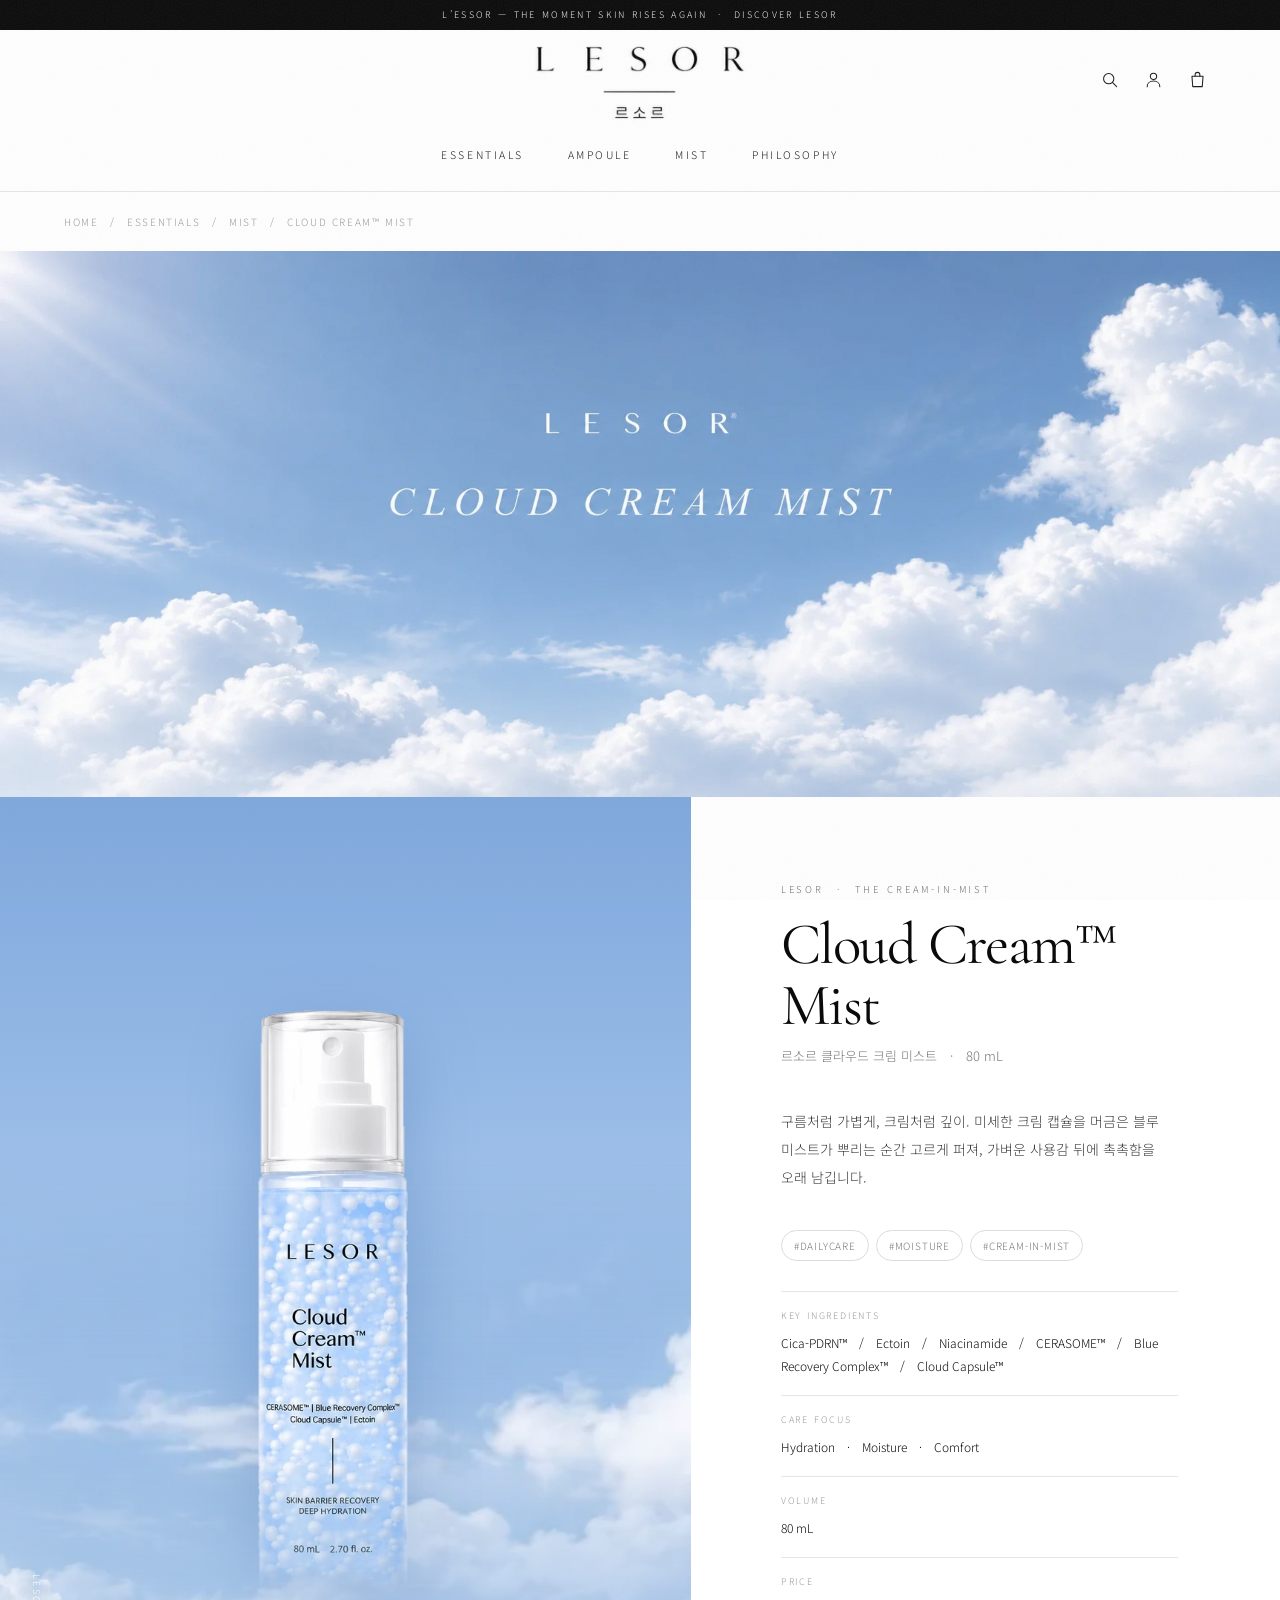
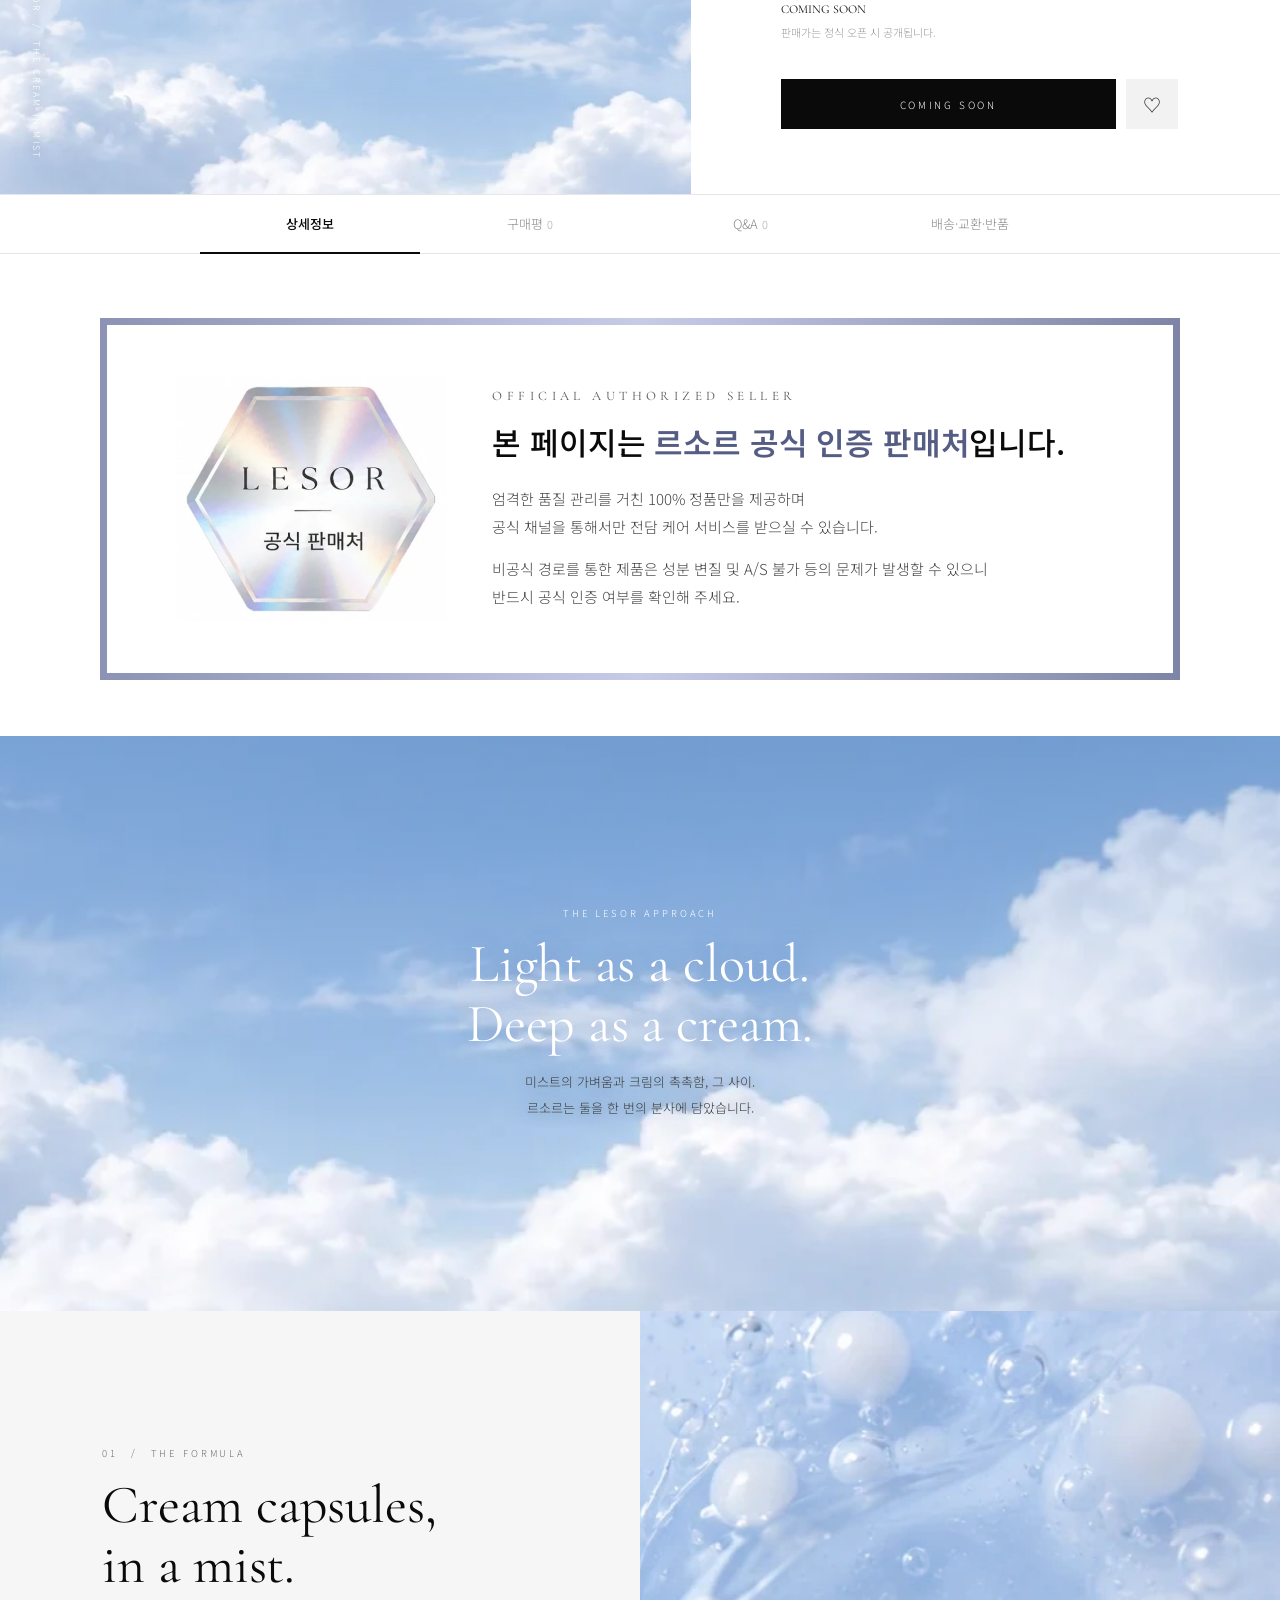
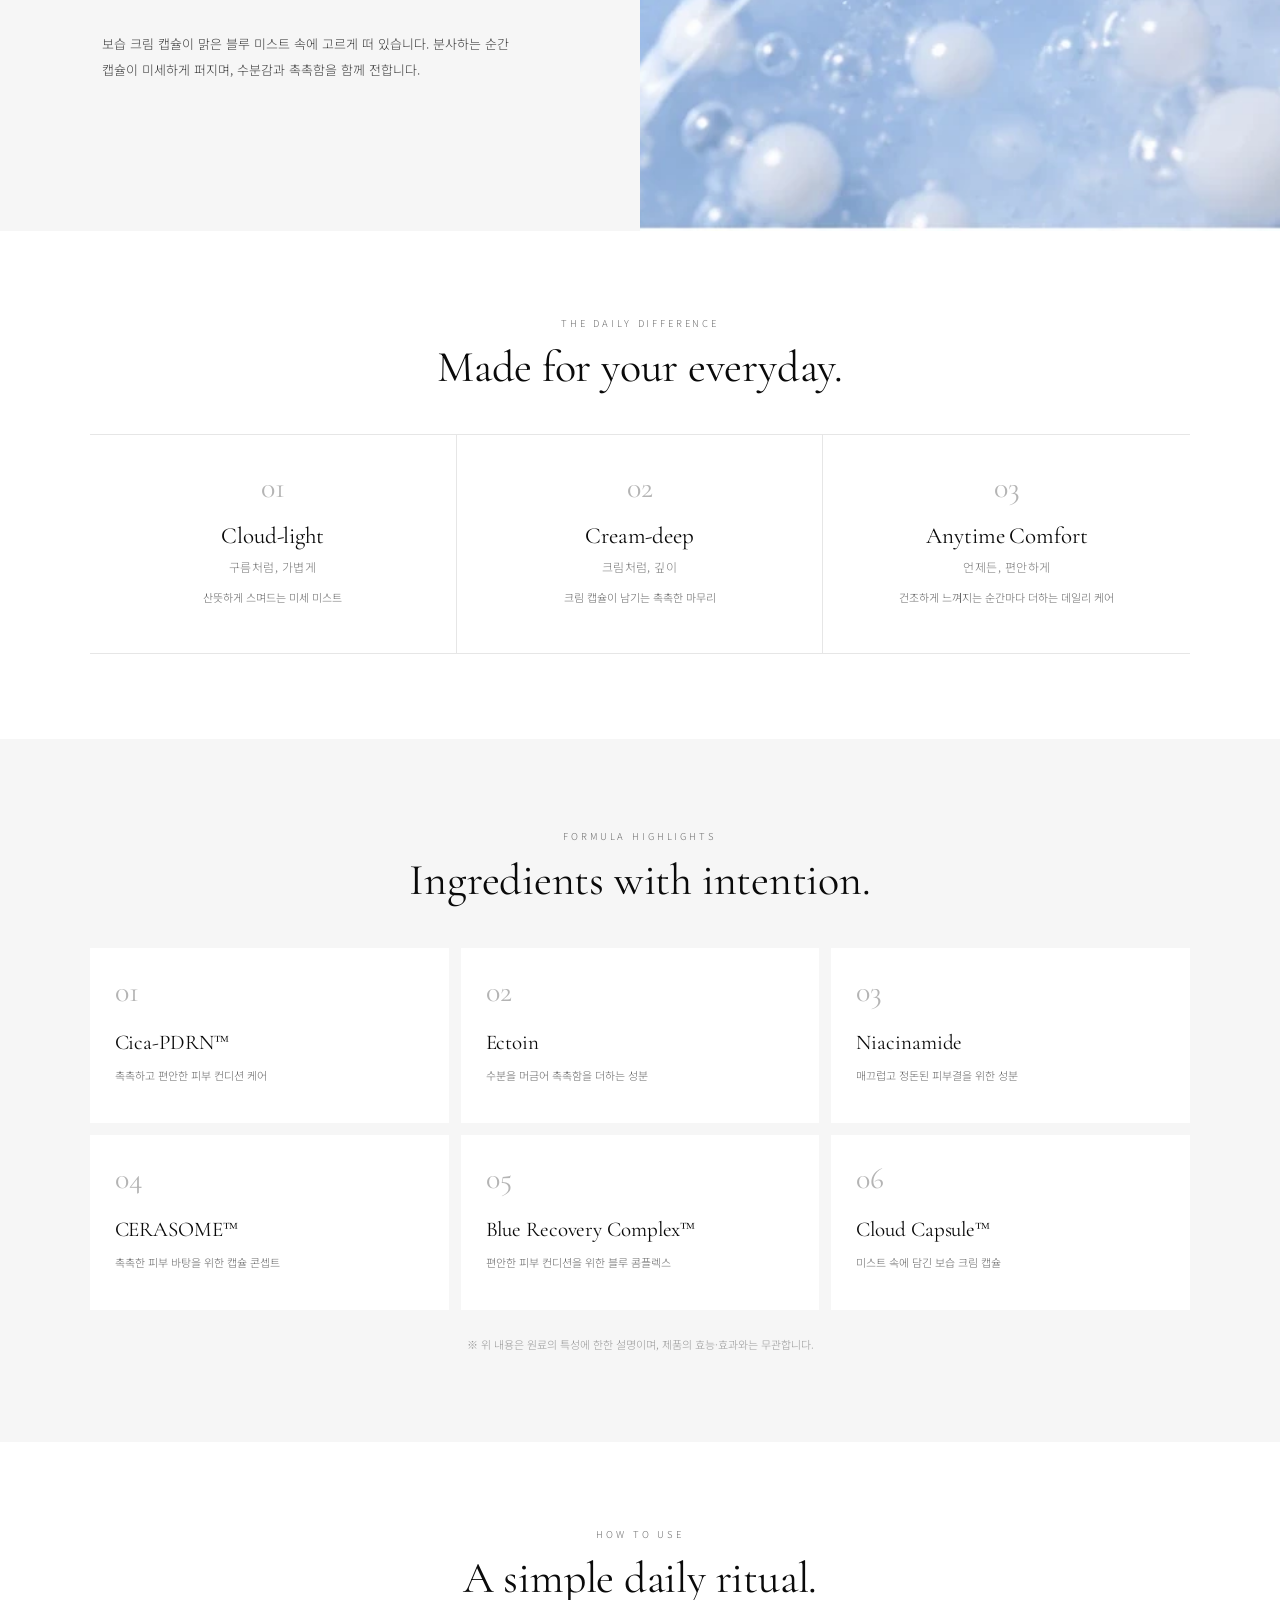
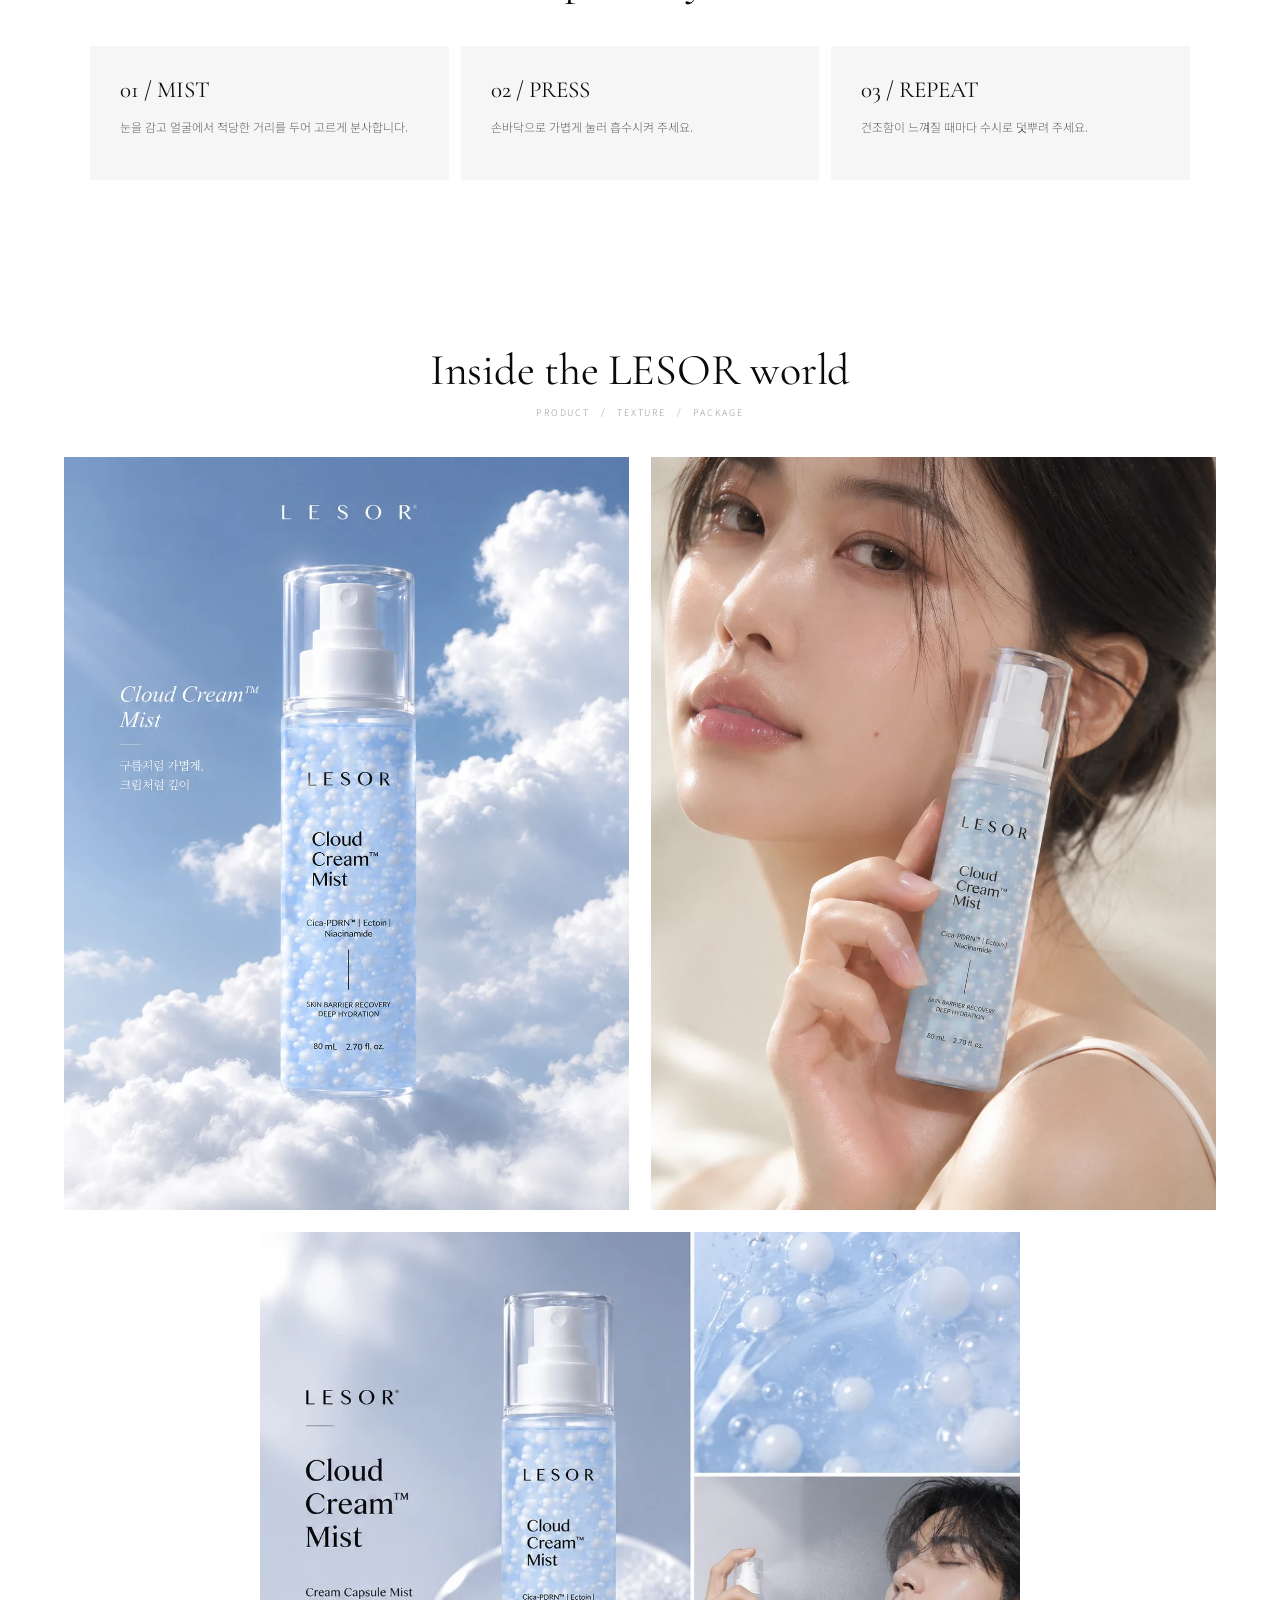
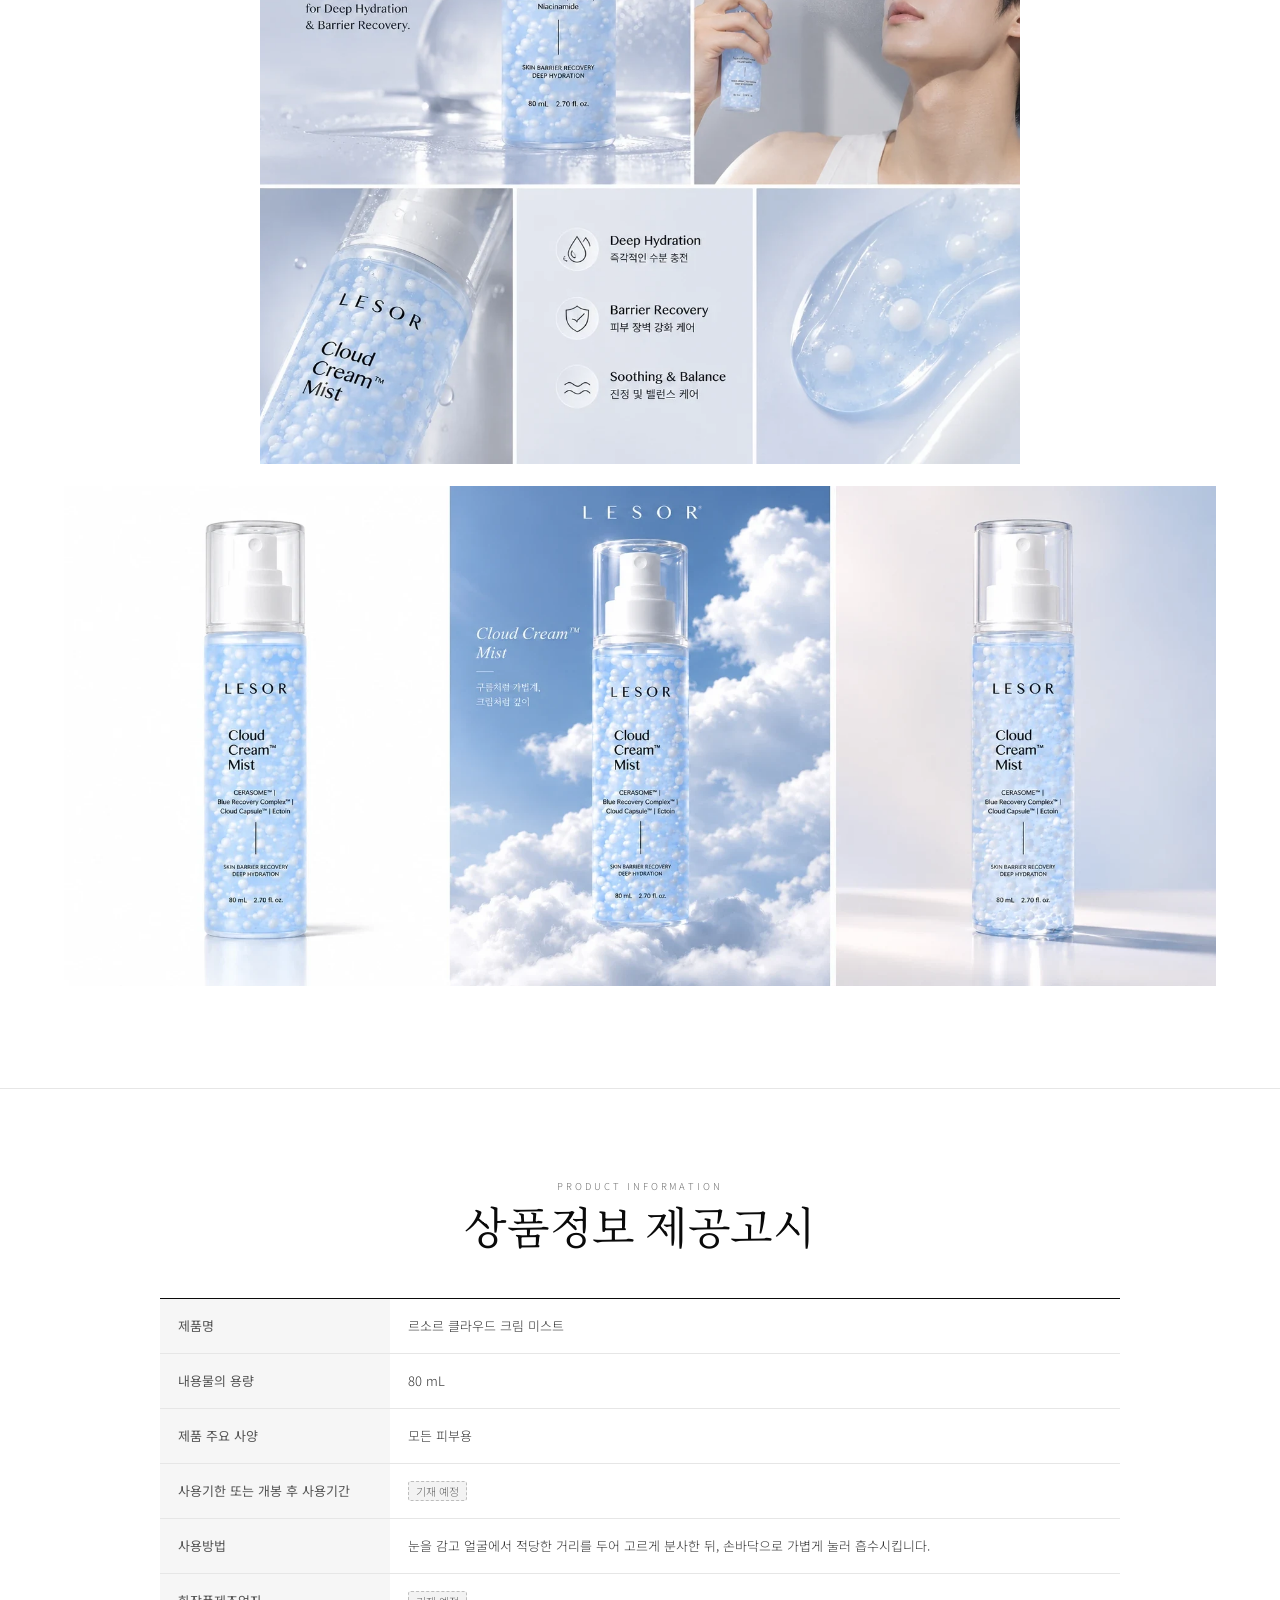
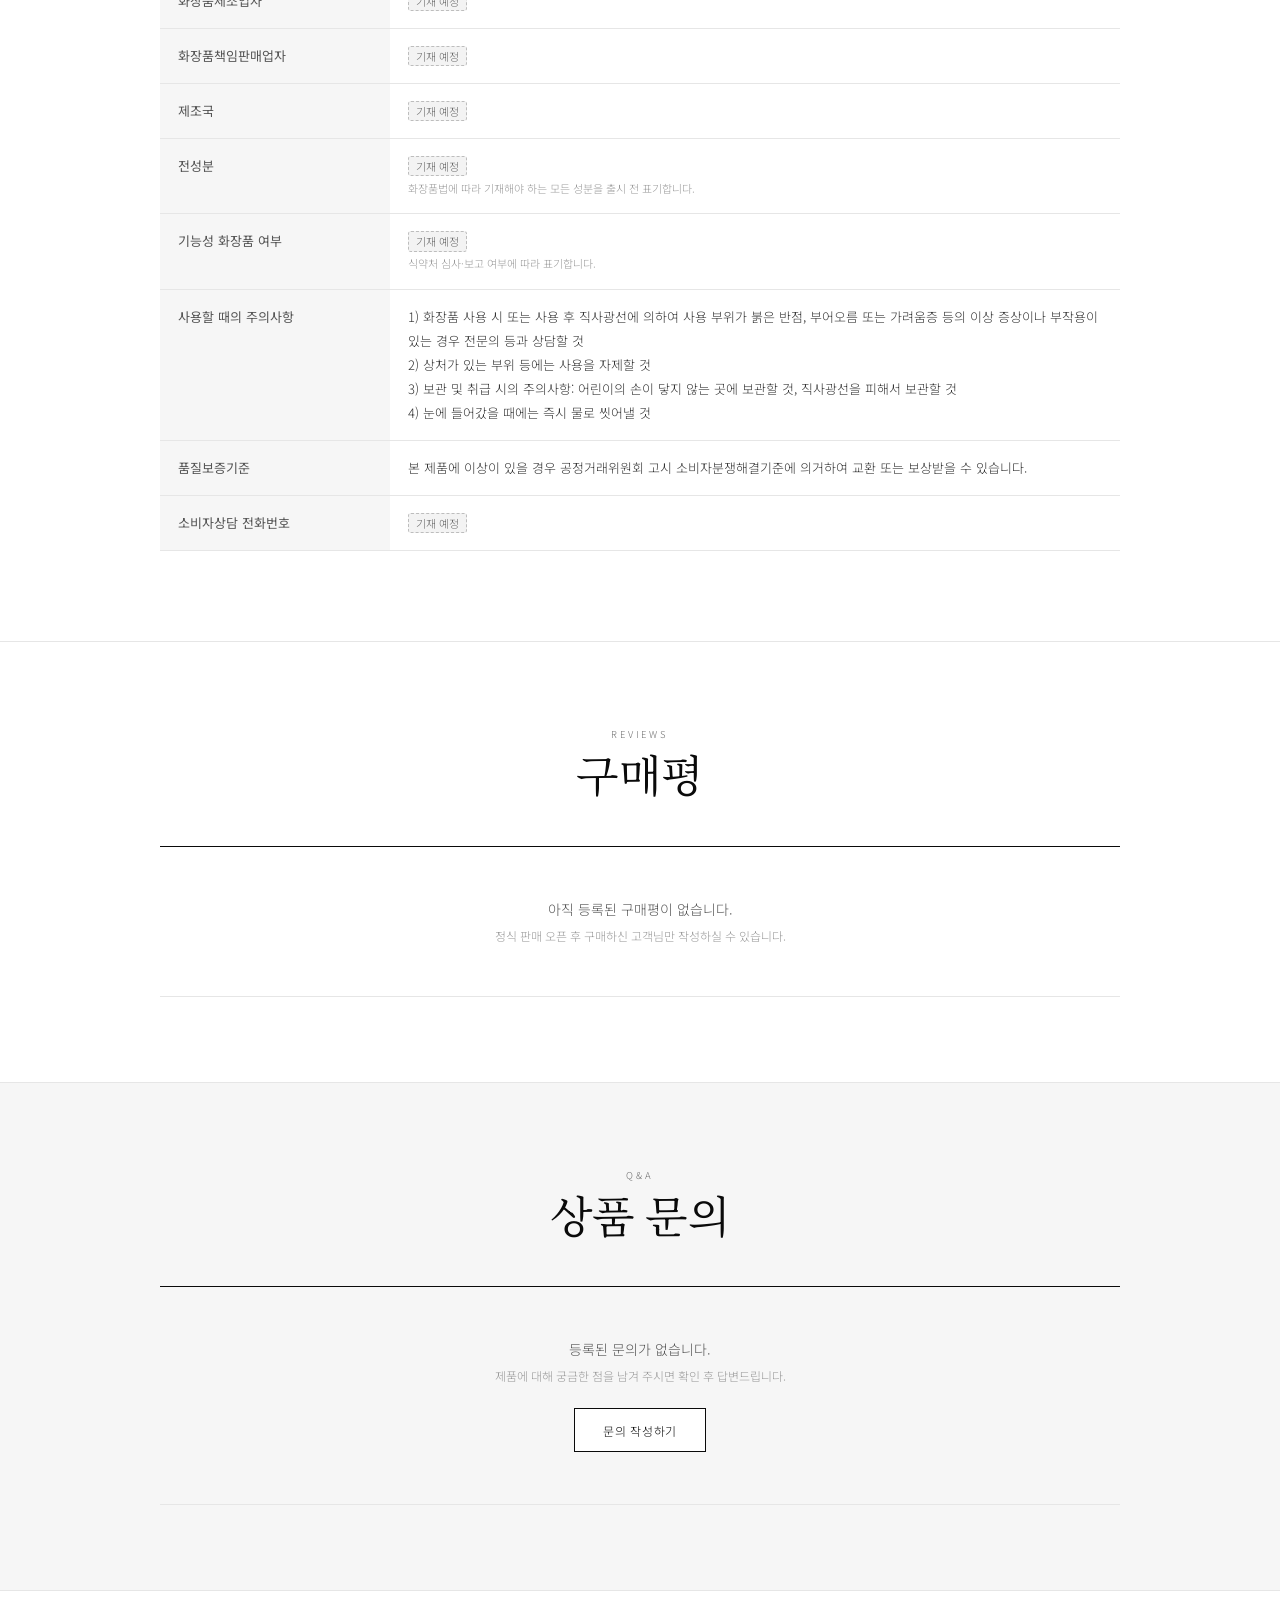
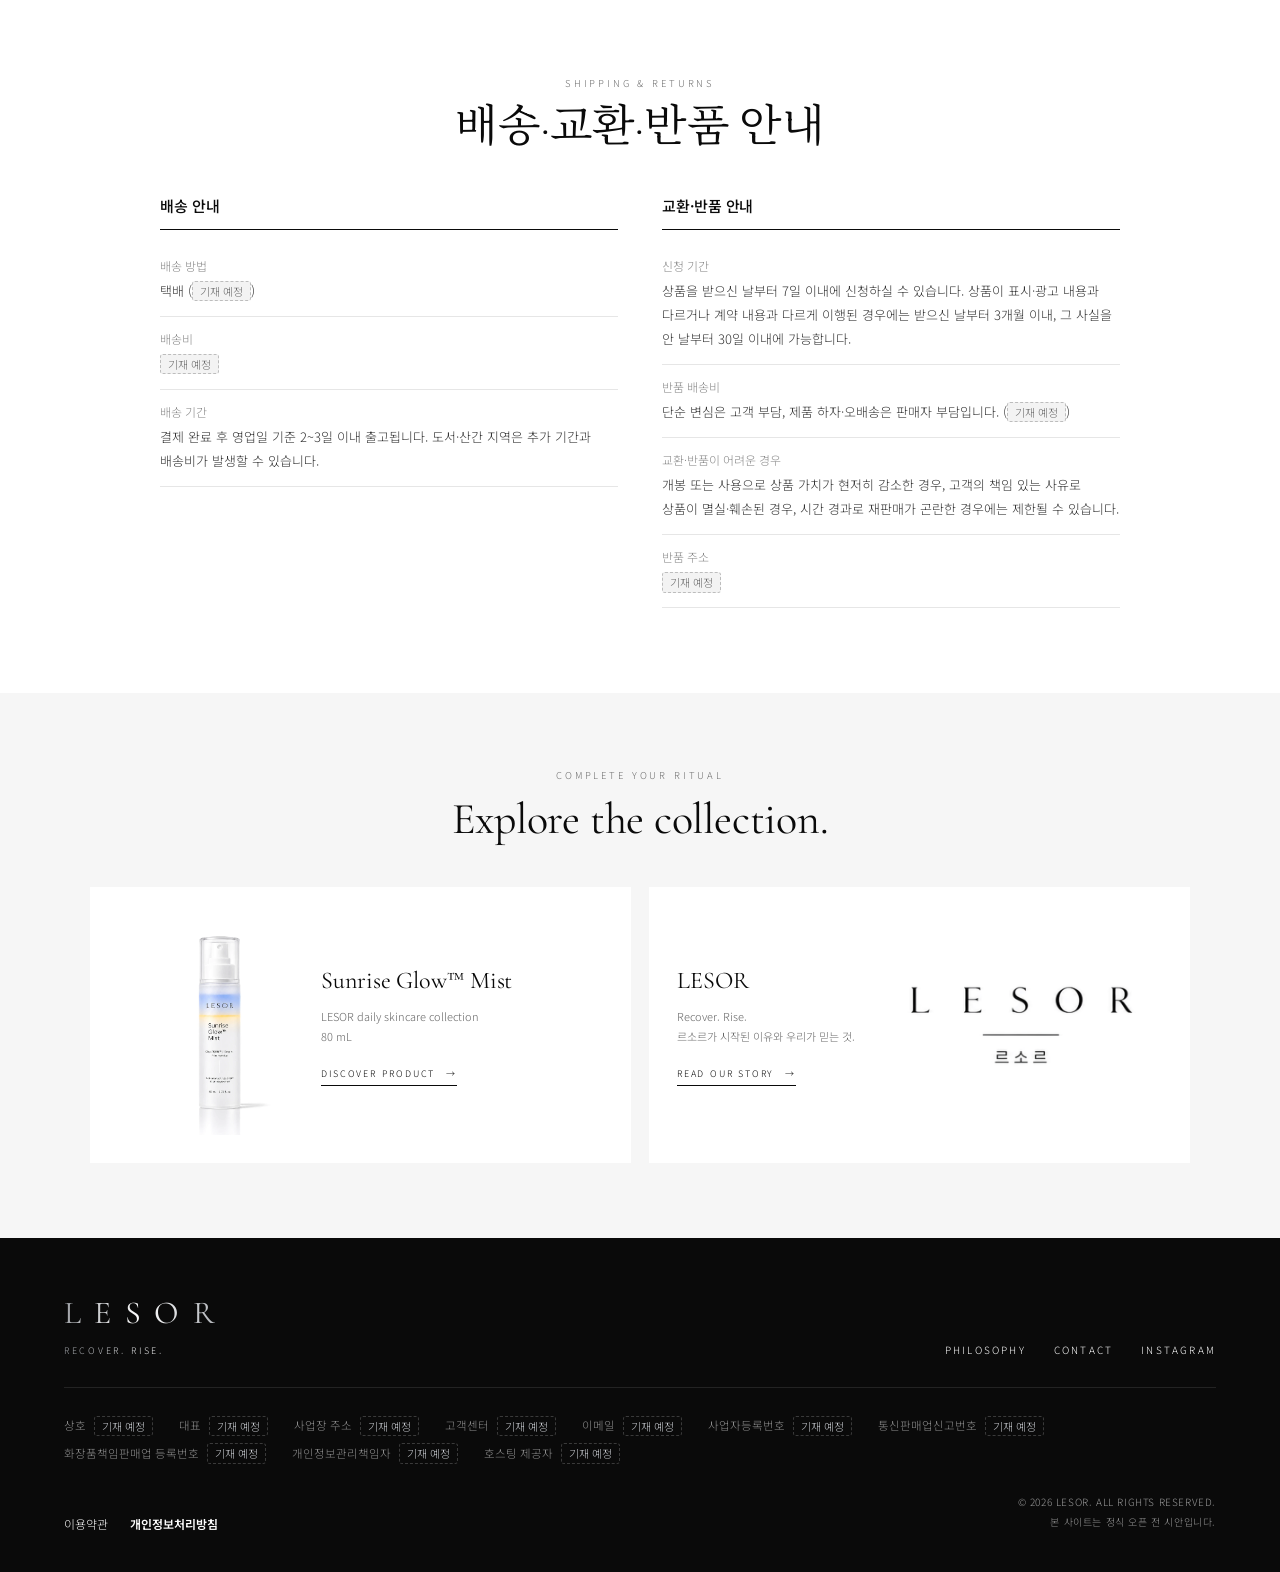
<file: mist-cloud-cream.html>
<!doctype html>
<html lang="ko">
<head>
<meta charset="utf-8">
<meta name="viewport" content="width=device-width, initial-scale=1">
<title>LESOR | Cloud Cream™ Mist</title>
<meta name="description" content="LESOR Cloud Cream™ Mist — 구름처럼 가볍게, 크림처럼 깊이. 크림 캡슐을 머금은 블루 미스트.">
<meta name="theme-color" content="#0a0a0a">
<meta property="og:type" content="website">
<meta property="og:site_name" content="LESOR 르소르">
<meta property="og:title" content="LESOR | Cloud Cream™ Mist">
<meta property="og:description" content="LESOR Cloud Cream™ Mist — 구름처럼 가볍게, 크림처럼 깊이. 크림 캡슐을 머금은 블루 미스트.">
<meta property="og:image" content="images/og-image.jpg">
<meta name="twitter:card" content="summary_large_image">
<link rel="icon" href="favicon.svg" type="image/svg+xml">
<link rel="apple-touch-icon" href="apple-touch-icon.png">
<link rel="preconnect" href="https://fonts.googleapis.com">
<link rel="preconnect" href="https://fonts.gstatic.com" crossorigin>
<link rel="stylesheet" href="https://fonts.googleapis.com/css2?family=Cormorant+Garamond:ital,wght@0,400;0,500;1,400;1,500&family=Noto+Sans+KR:wght@300;400;500&family=Noto+Serif+KR:wght@400;500&display=swap">
<link rel="stylesheet" href="style.css?v=20261117k">
</head>
<body>
<div class="promo">L’ESSOR — THE MOMENT SKIN RISES AGAIN　·　DISCOVER LESOR</div>
<header>
  <a class="logo" href="index.html" aria-label="LESOR 홈"><img src="images/logo.webp" alt="LESOR 르소르" width="1053" height="381"></a>
  <nav class="nav" aria-label="주 메뉴">
    <a href="index.html#shop">ESSENTIALS</a>
    <a href="ampoule.html">AMPOULE</a>
    <a href="mist.html">MIST</a>
    <a href="story.html">PHILOSOPHY</a>
  </nav>
  <div class="right">
    <a class="icon icon-search" href="index.html#shop" aria-label="제품 둘러보기"><svg viewBox="0 0 24 24" aria-hidden="true"><circle cx="11" cy="11" r="6.5"/><path d="M16 16l5 5"/></svg></a>
    <button class="icon" type="button" data-soon="로그인·회원가입은 정식 오픈 시 연결됩니다." aria-label="로그인"><svg viewBox="0 0 24 24" aria-hidden="true"><circle cx="12" cy="8" r="4"/><path d="M4 21c0-4.4 3.6-7 8-7s8 2.600 8 7"/></svg></button>
    <button class="icon" type="button" data-soon="장바구니는 정식 오픈 시 연결됩니다." aria-label="장바구니"><svg viewBox="0 0 24 24" aria-hidden="true"><path d="M5 8h14l-1 13H6L5 8z"/><path d="M9 8V6a3 3 0 0 1 6 0v2"/></svg></button>
  </div>
</header>
<div class="crumb"><a href="index.html">HOME</a>　/　<a href="index.html#shop">ESSENTIALS</a>　/　<a href="mist.html">MIST</a>　/　CLOUD CREAM™ MIST</div>
<main>
<section class="page-banner"><img src="images/banner-cloud.webp" alt="LESOR Cloud Cream Mist" width="1920" height="819"></section>
<section class="hero theme-cloud">
  <div class="visual"><i class="cloud-back" aria-hidden="true"></i><div class="capsules" aria-hidden="true"><i class="capsule" style="--x:45%;--s:14px;--t:15s;--dl:-1s;--sw:-25px"></i><i class="capsule" style="--x:16%;--s:21px;--t:18s;--dl:-1s;--sw:-9px"></i><i class="capsule" style="--x:15%;--s:23px;--t:15s;--dl:-2s;--sw:-10px"></i><i class="capsule" style="--x:74%;--s:23px;--t:9s;--dl:-18s;--sw:-15px"></i><i class="capsule" style="--x:84%;--s:30px;--t:18s;--dl:-1s;--sw:9px"></i><i class="capsule" style="--x:32%;--s:11px;--t:17s;--dl:-4s;--sw:21px"></i><i class="capsule" style="--x:22%;--s:27px;--t:10s;--dl:-18s;--sw:25px"></i><i class="capsule" style="--x:91%;--s:15px;--t:10s;--dl:-18s;--sw:-19px"></i><i class="capsule" style="--x:16%;--s:27px;--t:10s;--dl:-18s;--sw:-14px"></i><i class="capsule" style="--x:67%;--s:31px;--t:17s;--dl:-13s;--sw:22px"></i><i class="capsule" style="--x:78%;--s:24px;--t:14s;--dl:-9s;--sw:-13px"></i><i class="capsule" style="--x:93%;--s:34px;--t:12s;--dl:-2s;--sw:24px"></i><i class="capsule" style="--x:67%;--s:20px;--t:16s;--dl:-9s;--sw:-11px"></i><i class="capsule" style="--x:69%;--s:23px;--t:11s;--dl:-10s;--sw:-23px"></i><i class="capsule" style="--x:57%;--s:11px;--t:19s;--dl:-2s;--sw:18px"></i><i class="capsule" style="--x:92%;--s:21px;--t:18s;--dl:-15s;--sw:10px"></i></div><img src="images/cutout-mist-cloud.webp" alt="LESOR Cloud Cream™ Mist" width="260" height="795"><i class="cloud-front" aria-hidden="true"></i><span class="vertical">LESOR　/　THE CREAM-IN-MIST</span></div>
  <div class="copy">
    <div class="eyebrow">LESOR　·　THE CREAM-IN-MIST</div>
    <h1>Cloud Cream™ Mist</h1>
    <div class="kr">르소르 클라우드 크림 미스트　·　80 mL</div>
    <p class="lead">구름처럼 가볍게, 크림처럼 깊이. 미세한 크림 캡슐을 머금은 블루 미스트가 뿌리는 순간 고르게 퍼져, 가벼운 사용감 뒤에 촉촉함을 오래 남깁니다.</p>
    <div class="chips"><span class="chip">#DAILYCARE</span><span class="chip">#MOISTURE</span><span class="chip">#CREAM-IN-MIST</span></div>
    <div class="spec"><small>KEY INGREDIENTS</small><div>Cica-PDRN™　/　Ectoin　/　Niacinamide　/　CERASOME™　/　Blue Recovery Complex™　/　Cloud Capsule™</div></div>
    <div class="spec"><small>CARE FOCUS</small><div>Hydration　·　Moisture　·　Comfort</div></div>
    <div class="spec"><small>VOLUME</small><div>80 mL</div></div>
    <div class="spec"><small>PRICE</small><div class="price">COMING SOON <span class="price-note">판매가는 정식 오픈 시 공개됩니다.</span></div></div>
    <div class="buy">
      <button class="cart" type="button" data-soon="정식 판매 오픈 시 구매 기능이 연결됩니다.">COMING SOON</button>
      <button class="wish" type="button" aria-label="찜하기" aria-pressed="false">♡</button>
    </div>
  </div>
</section>
<nav class="tabs" aria-label="상품 정보 메뉴">
  <a href="#detail">상세정보</a>
  <a href="#reviews">구매평 <span>0</span></a>
  <a href="#qna">Q&amp;A <span>0</span></a>
  <a href="#shipping">배송·교환·반품</a>
</nav>
<section class="official" id="detail" aria-label="공식 인증 판매처 안내">
  <div class="official-box">
    <img src="images/badge-official.webp" alt="LESOR 공식 판매처 인증 마크" width="510" height="460" loading="lazy">
    <div class="official-copy">
      <div class="official-eyebrow">OFFICIAL AUTHORIZED SELLER</div>
      <h2>본 페이지는 <strong>르소르 공식 인증 판매처</strong>입니다.</h2>
      <p>엄격한 품질 관리를 거친 100% 정품만을 제공하며 <br>공식 채널을 통해서만 전담 케어 서비스를 받으실 수 있습니다.</p>
      <p>비공식 경로를 통한 제품은 성분 변질 및 A/S 불가 등의 문제가 발생할 수 있으니 <br>반드시 공식 인증 여부를 확인해 주세요.</p>
    </div>
  </div>
</section>
<section class="band band-cloud"><div class="eyebrow">THE LESOR APPROACH</div><h2>Light as a cloud.<br>Deep as a cream.</h2><p>미스트의 가벼움과 크림의 촉촉함, 그 사이.<br>르소르는 둘을 한 번의 분사에 담았습니다.</p></section>
<section class="split">
  <div class="words"><div class="eyebrow">01　/　THE FORMULA</div><h2>Cream capsules,<br>in a mist.</h2><p>보습 크림 캡슐이 맑은 블루 미스트 속에 고르게 떠 있습니다. 분사하는 순간 캡슐이 미세하게 퍼지며, 수분감과 촉촉함을 함께 전합니다.</p></div>
  <img src="images/detail-cloud.webp" alt="LESOR Cloud Cream™ Mist detail" width="513" height="382" loading="lazy">
</section>
<section class="points">
  <div class="section-title"><div class="eyebrow">THE DAILY DIFFERENCE</div><h2>Made for your everyday.</h2></div>
  <div class="cards">
    <article class="card"><div class="num">01</div><h3>Cloud-light</h3><div class="card-kr">구름처럼, 가볍게</div><p>산뜻하게 스며드는 미세 미스트</p></article>
    <article class="card"><div class="num">02</div><h3>Cream-deep</h3><div class="card-kr">크림처럼, 깊이</div><p>크림 캡슐이 남기는 촉촉한 마무리</p></article>
    <article class="card"><div class="num">03</div><h3>Anytime Comfort</h3><div class="card-kr">언제든, 편안하게</div><p>건조하게 느껴지는 순간마다 더하는 데일리 케어</p></article>
  </div>
</section>
<section class="ingredient" id="ingredients">
  <div class="section-title"><div class="eyebrow">FORMULA HIGHLIGHTS</div><h2>Ingredients with intention.</h2></div>
  <div class="ingredient-grid cols-3">
    <article class="ingredient-item"><span>01</span><h3>Cica-PDRN™</h3><p>촉촉하고 편안한 피부 컨디션 케어</p></article>
    <article class="ingredient-item"><span>02</span><h3>Ectoin</h3><p>수분을 머금어 촉촉함을 더하는 성분</p></article>
    <article class="ingredient-item"><span>03</span><h3>Niacinamide</h3><p>매끄럽고 정돈된 피부결을 위한 성분</p></article>
    <article class="ingredient-item"><span>04</span><h3>CERASOME™</h3><p>촉촉한 피부 바탕을 위한 캡슐 콘셉트</p></article>
    <article class="ingredient-item"><span>05</span><h3>Blue Recovery Complex™</h3><p>편안한 피부 컨디션을 위한 블루 콤플렉스</p></article>
    <article class="ingredient-item"><span>06</span><h3>Cloud Capsule™</h3><p>미스트 속에 담긴 보습 크림 캡슐</p></article>
  </div>
  <p class="disclaimer">※ 위 내용은 원료의 특성에 한한 설명이며, 제품의 효능·효과와는 무관합니다.</p>
</section>
<section class="how">
  <div class="section-title"><div class="eyebrow">HOW TO USE</div><h2>A simple daily ritual.</h2></div>
  <div class="how-grid">
    <article class="how-item"><b>01 / MIST</b><p>눈을 감고 얼굴에서 적당한 거리를 두어 고르게 분사합니다.</p></article>
    <article class="how-item"><b>02 / PRESS</b><p>손바닥으로 가볍게 눌러 흡수시켜 주세요.</p></article>
    <article class="how-item"><b>03 / REPEAT</b><p>건조함이 느껴질 때마다 수시로 덧뿌려 주세요.</p></article>
  </div>
</section>
<section class="editorial" id="journal">
  <h2>Inside the LESOR world</h2>
  <div class="caption">PRODUCT　/　TEXTURE　/　PACKAGE</div>
  <div class="poster-duo"><img class="poster" src="images/poster-cloud-sky.webp" alt="LESOR Cloud Cream™ Mist — 구름처럼 가볍게, 크림처럼 깊이" width="1086" height="1448" loading="lazy"><img class="poster" src="images/poster-cloud-model.webp" alt="LESOR Cloud Cream™ Mist를 든 모델" width="1086" height="1448" loading="lazy"></div>
  <img class="poster tall" src="images/poster-cloud-collage.webp" alt="LESOR Cloud Cream™ Mist — 제품, 크림 캡슐 텍스처, 분사" width="1199" height="1312" loading="lazy">
  <img class="poster" src="images/poster-cloud-trio.webp" alt="LESOR Cloud Cream™ Mist 세 가지 컷" width="1903" height="826" loading="lazy">
</section>
<section class="info" id="product-info">
  <div class="section-title"><div class="eyebrow">PRODUCT INFORMATION</div><h2>상품정보 제공고시</h2></div>
  <table class="info-table">
    <tbody>
      <tr><th scope="row">제품명</th><td>르소르 클라우드 크림 미스트</td></tr>
      <tr><th scope="row">내용물의 용량</th><td>80 mL</td></tr>
      <tr><th scope="row">제품 주요 사양</th><td>모든 피부용</td></tr>
      <tr><th scope="row">사용기한 또는 개봉 후 사용기간</th><td><span class="tbd">기재 예정</span></td></tr>
      <tr><th scope="row">사용방법</th><td>눈을 감고 얼굴에서 적당한 거리를 두어 고르게 분사한 뒤, 손바닥으로 가볍게 눌러 흡수시킵니다.</td></tr>
      <tr><th scope="row">화장품제조업자</th><td><span class="tbd">기재 예정</span></td></tr>
      <tr><th scope="row">화장품책임판매업자</th><td><span class="tbd">기재 예정</span></td></tr>
      <tr><th scope="row">제조국</th><td><span class="tbd">기재 예정</span></td></tr>
      <tr><th scope="row">전성분</th><td><span class="tbd">기재 예정</span> <small>화장품법에 따라 기재해야 하는 모든 성분을 출시 전 표기합니다.</small></td></tr>
      <tr><th scope="row">기능성 화장품 여부</th><td><span class="tbd">기재 예정</span> <small>식약처 심사·보고 여부에 따라 표기합니다.</small></td></tr>
      <tr><th scope="row">사용할 때의 주의사항</th><td>1) 화장품 사용 시 또는 사용 후 직사광선에 의하여 사용 부위가 붉은 반점, 부어오름 또는 가려움증 등의 이상 증상이나 부작용이 있는 경우 전문의 등과 상담할 것<br>2) 상처가 있는 부위 등에는 사용을 자제할 것<br>3) 보관 및 취급 시의 주의사항: 어린이의 손이 닿지 않는 곳에 보관할 것, 직사광선을 피해서 보관할 것<br>4) 눈에 들어갔을 때에는 즉시 물로 씻어낼 것</td></tr>
      <tr><th scope="row">품질보증기준</th><td>본 제품에 이상이 있을 경우 공정거래위원회 고시 소비자분쟁해결기준에 의거하여 교환 또는 보상받을 수 있습니다.</td></tr>
      <tr><th scope="row">소비자상담 전화번호</th><td><span class="tbd">기재 예정</span></td></tr>
    </tbody>
  </table>
</section>
<section class="board" id="reviews">
  <div class="section-title"><div class="eyebrow">REVIEWS</div><h2>구매평</h2></div>
  <div class="empty"><p>아직 등록된 구매평이 없습니다.</p><small>정식 판매 오픈 후 구매하신 고객님만 작성하실 수 있습니다.</small></div>
</section>
<section class="board alt" id="qna">
  <div class="section-title"><div class="eyebrow">Q&amp;A</div><h2>상품 문의</h2></div>
  <div class="empty"><p>등록된 문의가 없습니다.</p><small>제품에 대해 궁금한 점을 남겨 주시면 확인 후 답변드립니다.</small>
  <button class="ghost" type="button" data-soon="상품 문의는 정식 오픈 시 연결됩니다.">문의 작성하기</button></div>
</section>
<section class="policy" id="shipping">
  <div class="section-title"><div class="eyebrow">SHIPPING &amp; RETURNS</div><h2>배송·교환·반품 안내</h2></div>
  <div class="policy-grid">
    <article>
      <h3>배송 안내</h3>
      <dl>
        <div><dt>배송 방법</dt><dd>택배 (<span class="tbd">기재 예정</span>)</dd></div>
        <div><dt>배송비</dt><dd><span class="tbd">기재 예정</span></dd></div>
        <div><dt>배송 기간</dt><dd>결제 완료 후 영업일 기준 2~3일 이내 출고됩니다. 도서·산간 지역은 추가 기간과 배송비가 발생할 수 있습니다.</dd></div>
      </dl>
    </article>
    <article>
      <h3>교환·반품 안내</h3>
      <dl>
        <div><dt>신청 기간</dt><dd>상품을 받으신 날부터 7일 이내에 신청하실 수 있습니다. 상품이 표시·광고 내용과 다르거나 계약 내용과 다르게 이행된 경우에는 받으신 날부터 3개월 이내, 그 사실을 안 날부터 30일 이내에 가능합니다.</dd></div>
        <div><dt>반품 배송비</dt><dd>단순 변심은 고객 부담, 제품 하자·오배송은 판매자 부담입니다. (<span class="tbd">기재 예정</span>)</dd></div>
        <div><dt>교환·반품이 어려운 경우</dt><dd>개봉 또는 사용으로 상품 가치가 현저히 감소한 경우, 고객의 책임 있는 사유로 상품이 멸실·훼손된 경우, 시간 경과로 재판매가 곤란한 경우에는 제한될 수 있습니다.</dd></div>
        <div><dt>반품 주소</dt><dd><span class="tbd">기재 예정</span></dd></div>
      </dl>
    </article>
  </div>
</section>
<section class="related">
  <div class="section-title"><div class="eyebrow">COMPLETE YOUR RITUAL</div><h2>Explore the collection.</h2></div>
  <div class="related-grid">
    <a href="mist-sunrise-glow.html"><img src="images/product-mist-sunrise.webp" alt="Sunrise Glow™ Mist" width="1086" height="1448" loading="lazy"><div><h3>Sunrise Glow™ Mist</h3><p>LESOR daily skincare collection<br>80 mL</p><em>DISCOVER PRODUCT　→</em></div></a>
    <a href="story.html"><div><h3>LESOR</h3><p>Recover. Rise.<br>르소르가 시작된 이유와 우리가 믿는 것.</p><em>READ OUR STORY　→</em></div><img class="brand-mark" src="images/logo.webp" alt="LESOR 르소르" width="1053" height="381" loading="lazy"></a>
  </div>
</section>
</main>
<footer id="contact">
  <div class="foot-top">
    <div>
      <div class="footlogo">LESOR</div>
      <div class="foot-tag">RECOVER. RISE.</div>
    </div>
    <nav class="foot-links" aria-label="하단 메뉴">
      <a href="story.html">PHILOSOPHY</a>
      <a href="#contact">CONTACT</a>
      <button type="button" data-soon="공식 인스타그램 계정은 준비 중입니다.">INSTAGRAM</button>
    </nav>
  </div>
  <dl class="biz">
    <div><dt>상호</dt><dd><span class="tbd">기재 예정</span></dd></div>
    <div><dt>대표</dt><dd><span class="tbd">기재 예정</span></dd></div>
    <div><dt>사업장 주소</dt><dd><span class="tbd">기재 예정</span></dd></div>
    <div><dt>고객센터</dt><dd><span class="tbd">기재 예정</span></dd></div>
    <div><dt>이메일</dt><dd><span class="tbd">기재 예정</span></dd></div>
    <div><dt>사업자등록번호</dt><dd><span class="tbd">기재 예정</span></dd></div>
    <div><dt>통신판매업신고번호</dt><dd><span class="tbd">기재 예정</span></dd></div>
    <div><dt>화장품책임판매업 등록번호</dt><dd><span class="tbd">기재 예정</span></dd></div>
    <div><dt>개인정보관리책임자</dt><dd><span class="tbd">기재 예정</span></dd></div>
    <div><dt>호스팅 제공자</dt><dd><span class="tbd">기재 예정</span></dd></div>
  </dl>
  <div class="foot-bottom">
    <div class="foot-policy">
      <button type="button" data-soon="이용약관은 정식 오픈 시 게시됩니다.">이용약관</button>
      <button type="button" data-soon="개인정보처리방침은 정식 오픈 시 게시됩니다."><strong>개인정보처리방침</strong></button>
    </div>
    <div class="footnote">© 2026 LESOR. ALL RIGHTS RESERVED.<br>본 사이트는 정식 오픈 전 시안입니다.</div>
  </div>
</footer>
<div class="toast" role="status" aria-live="polite"></div>
<script src="site.js?v=20261117k"></script>
</body>
</html>
</file>
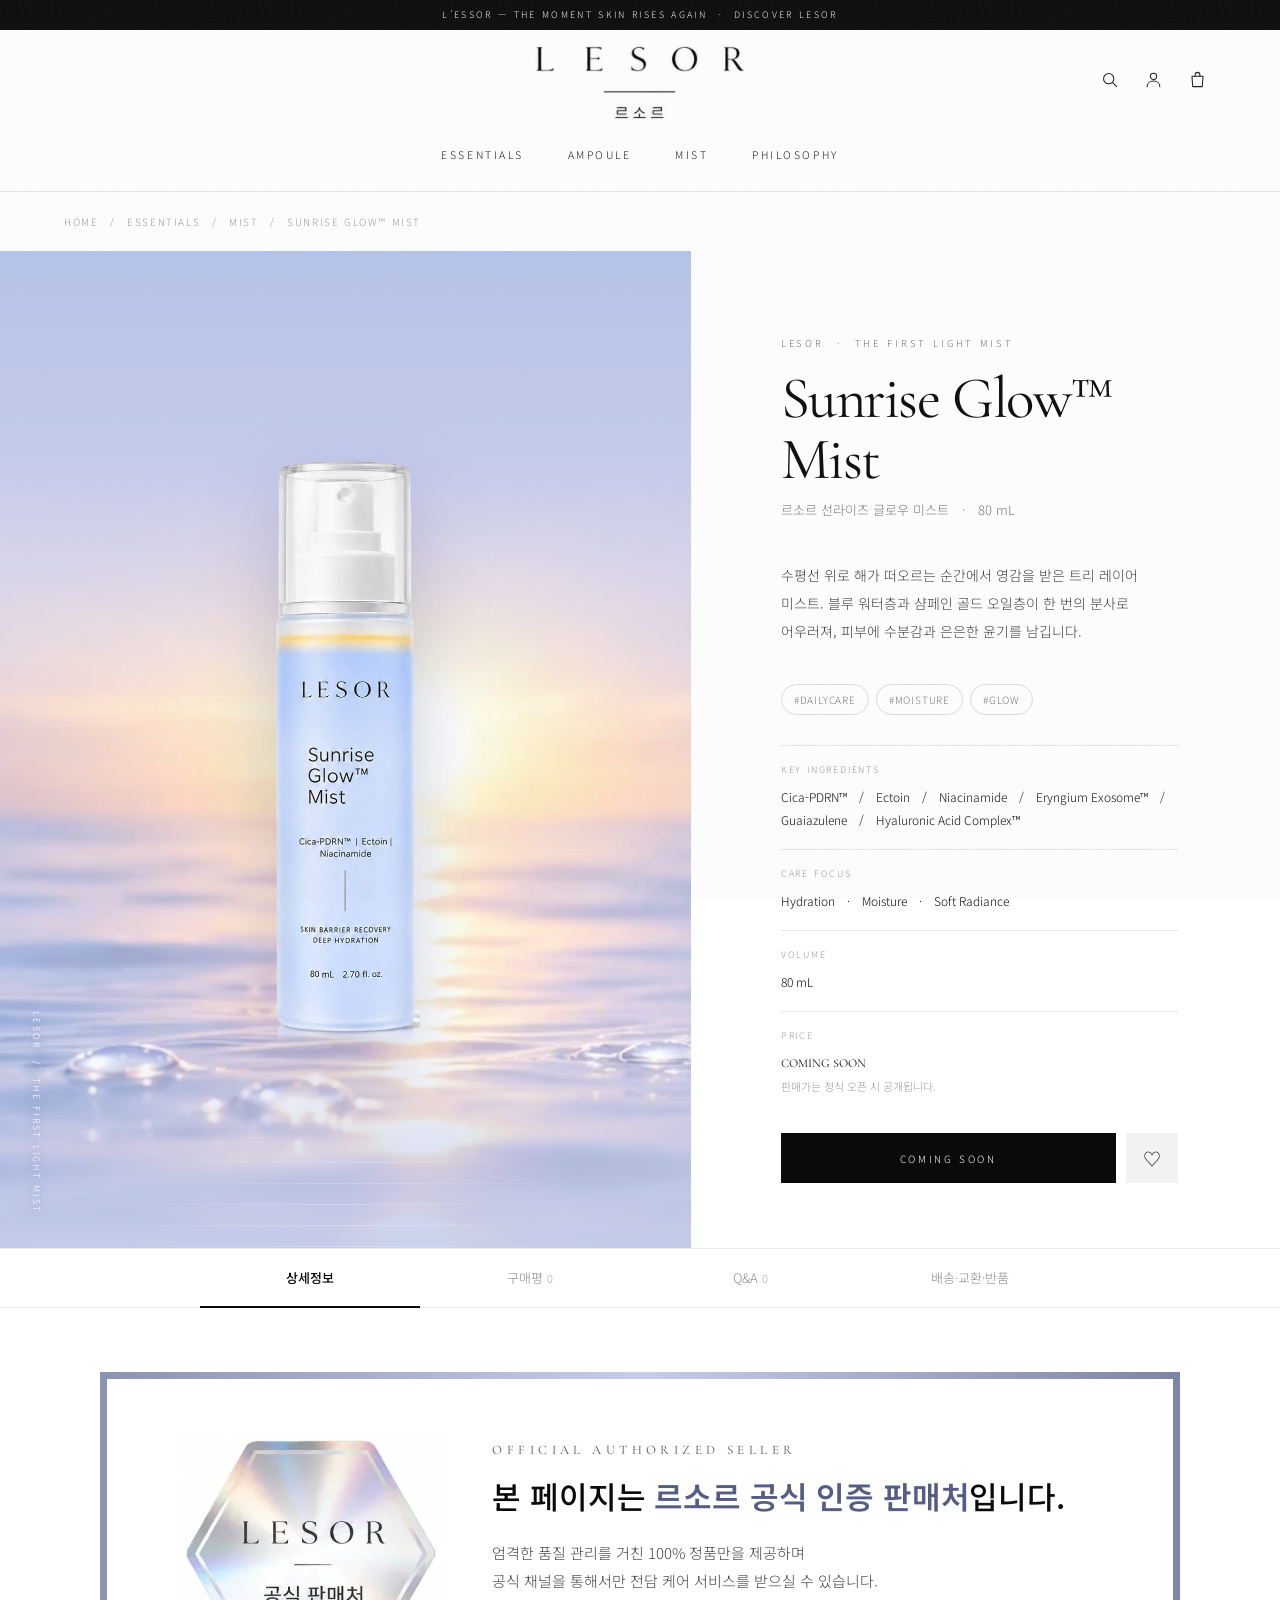
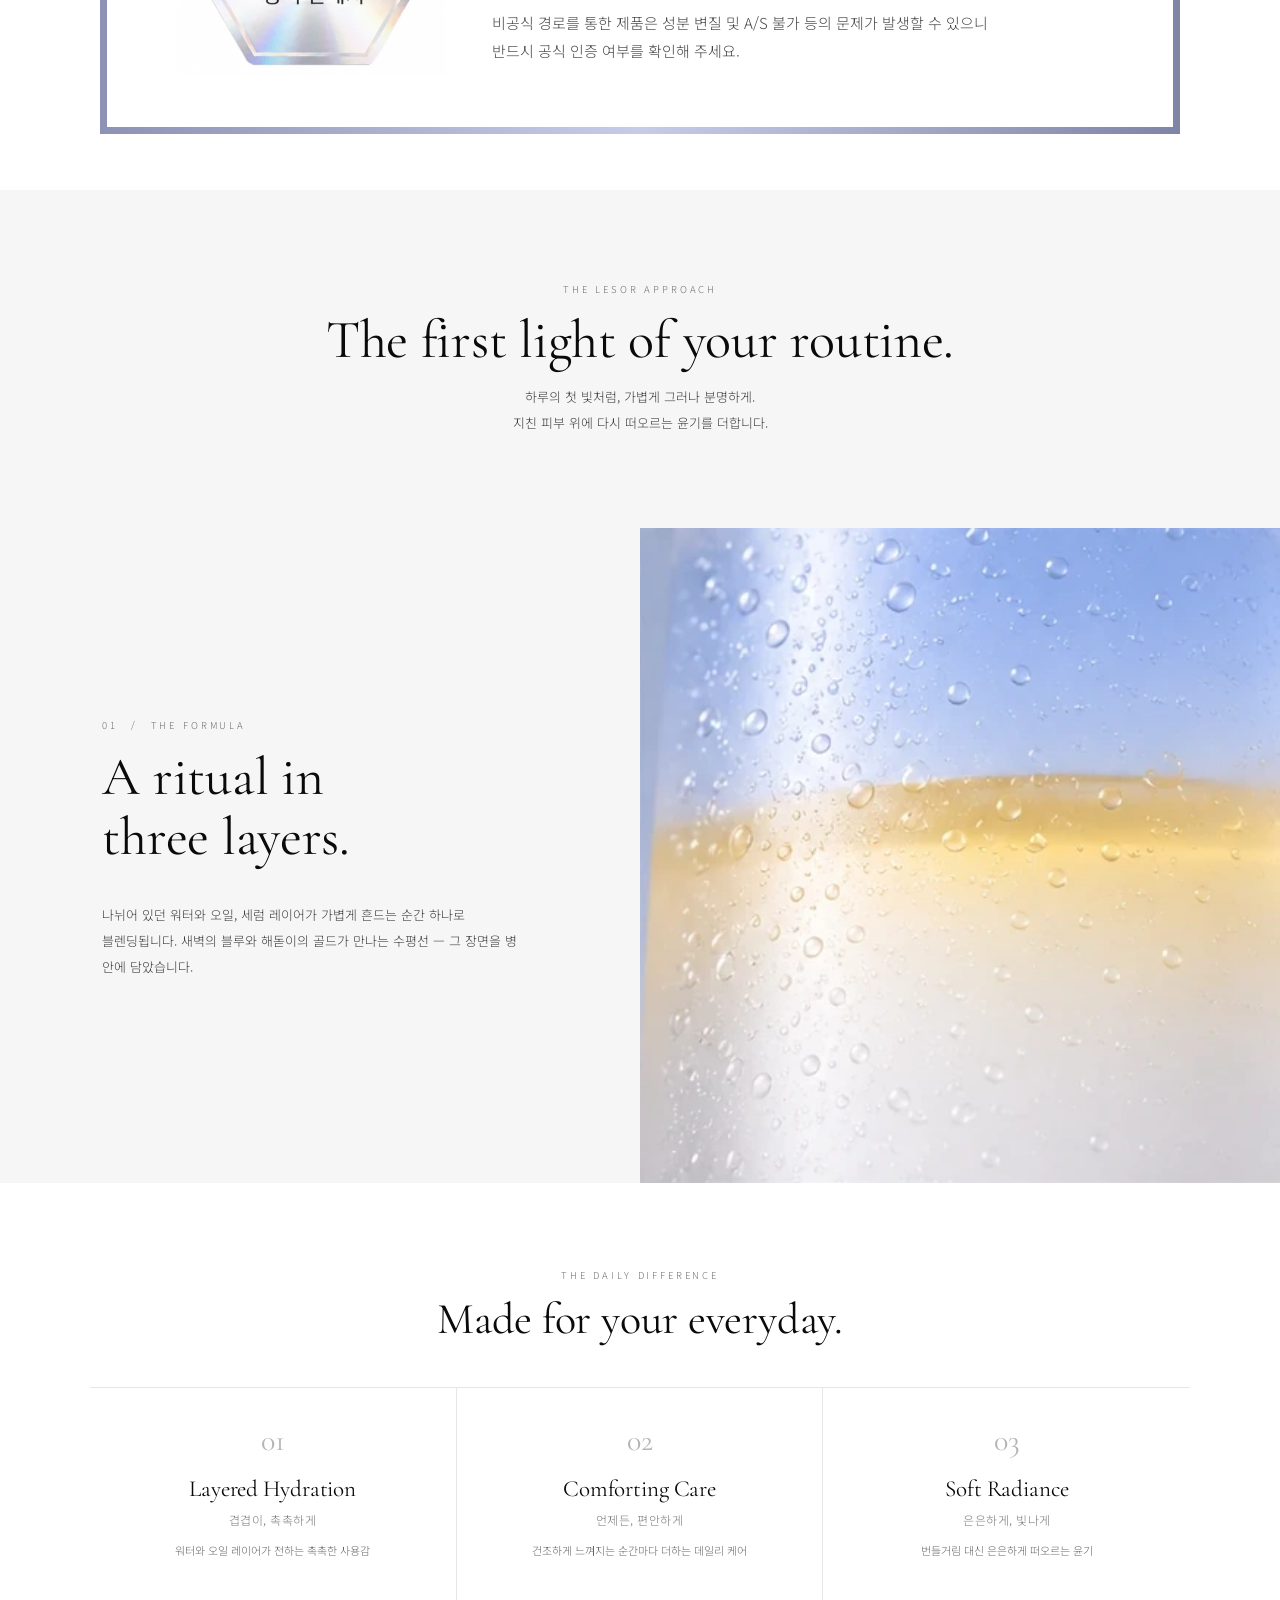
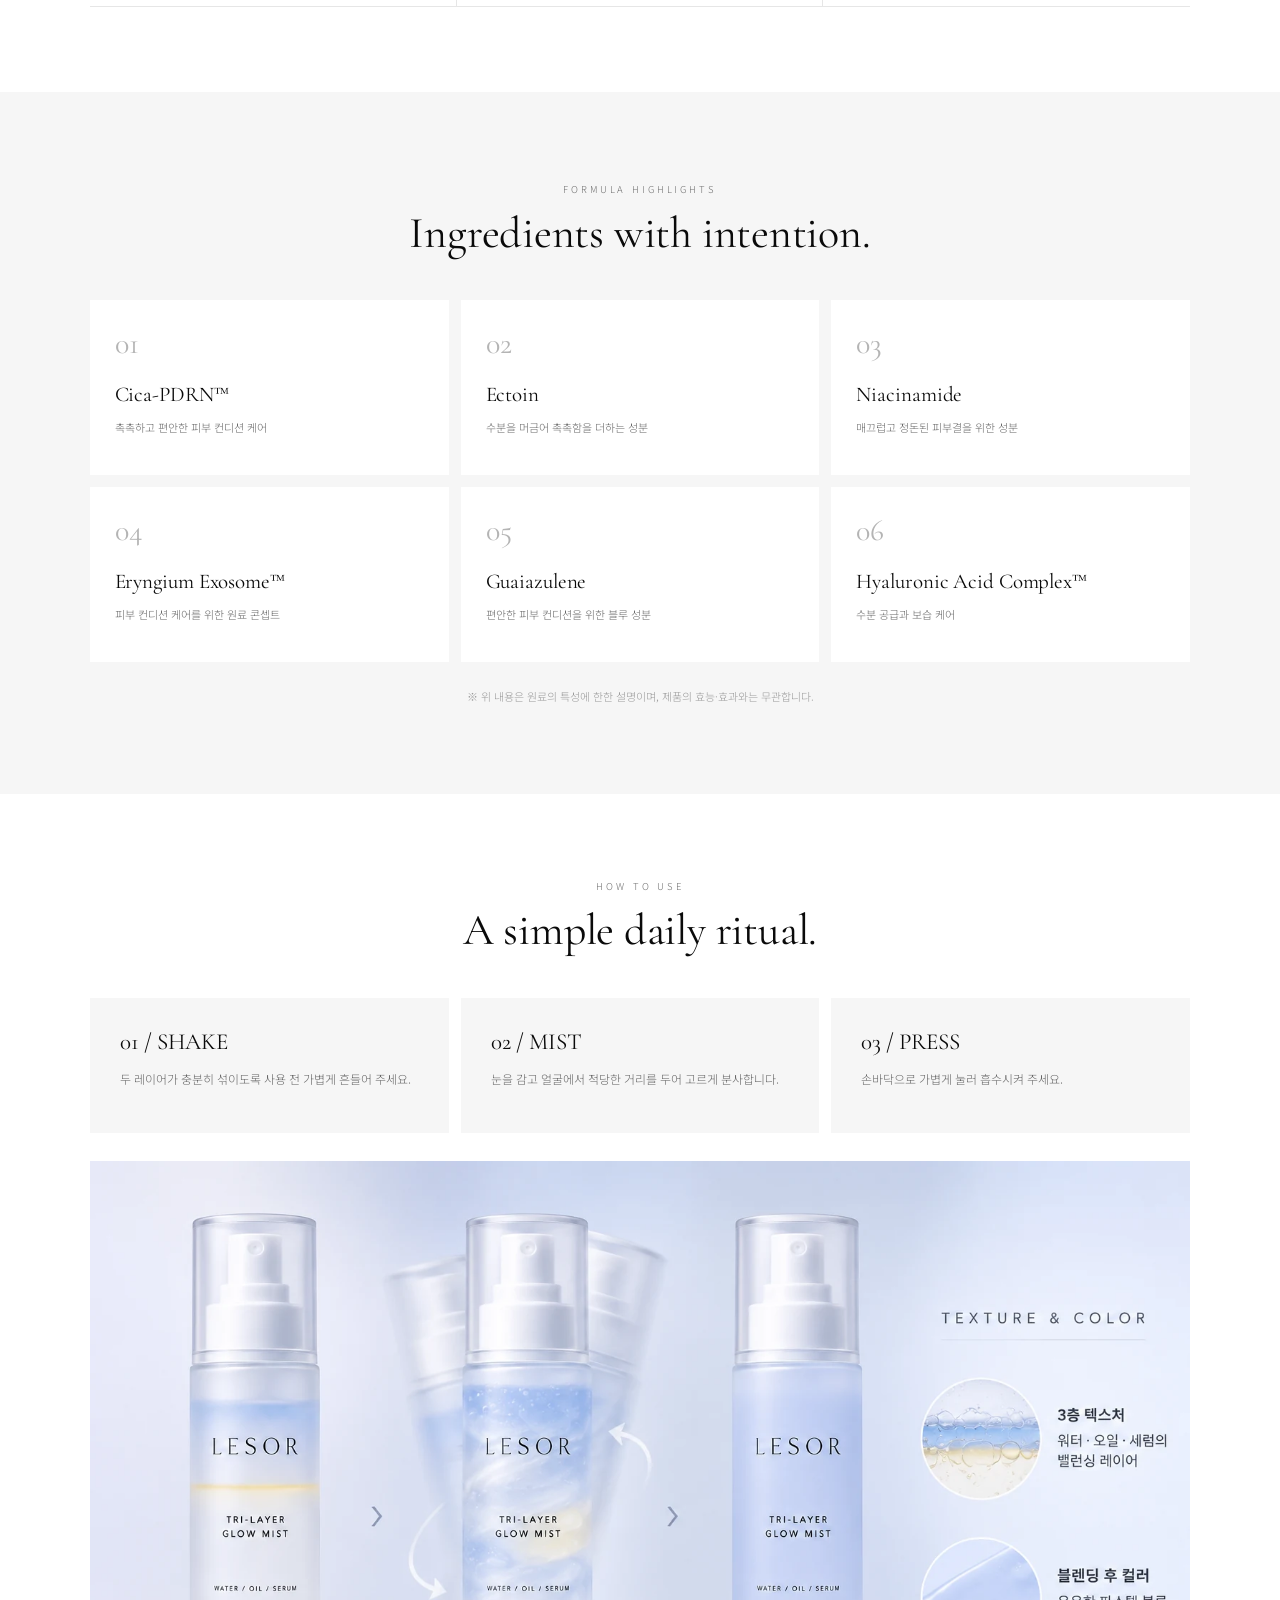
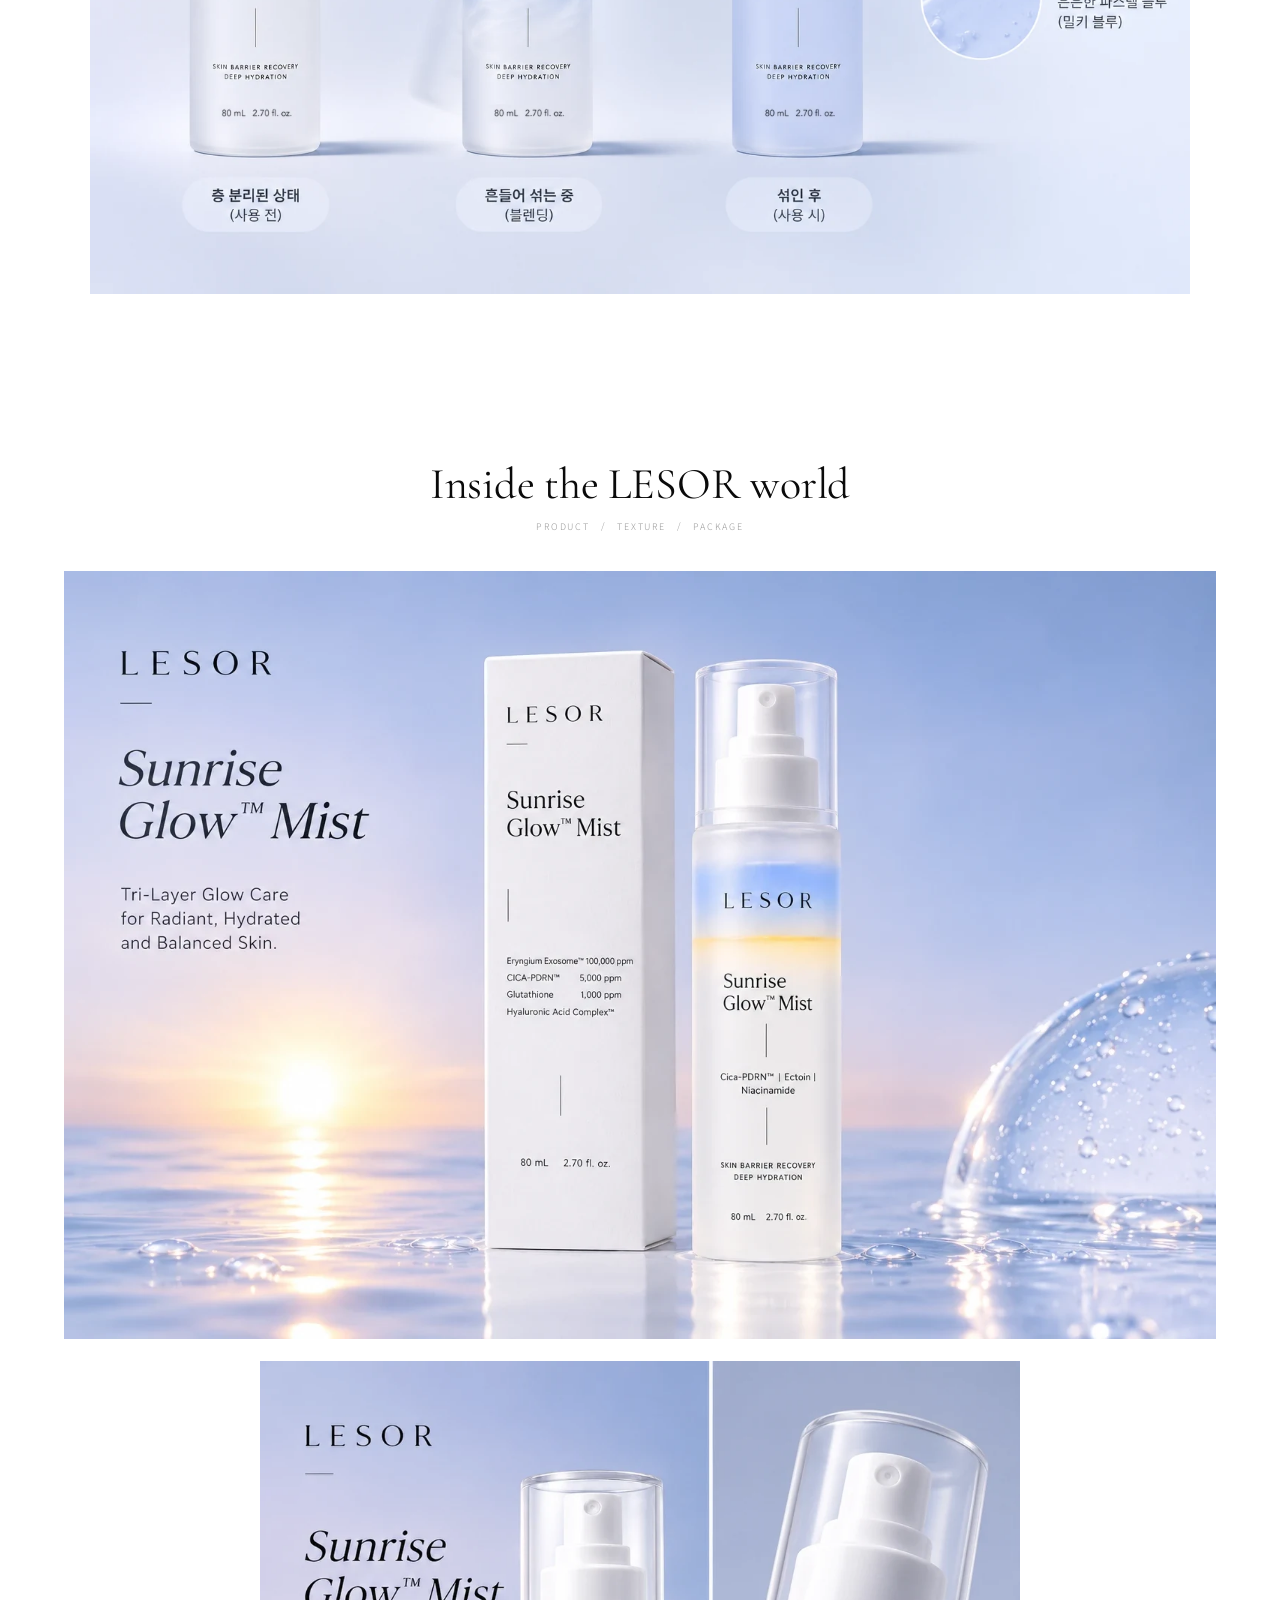
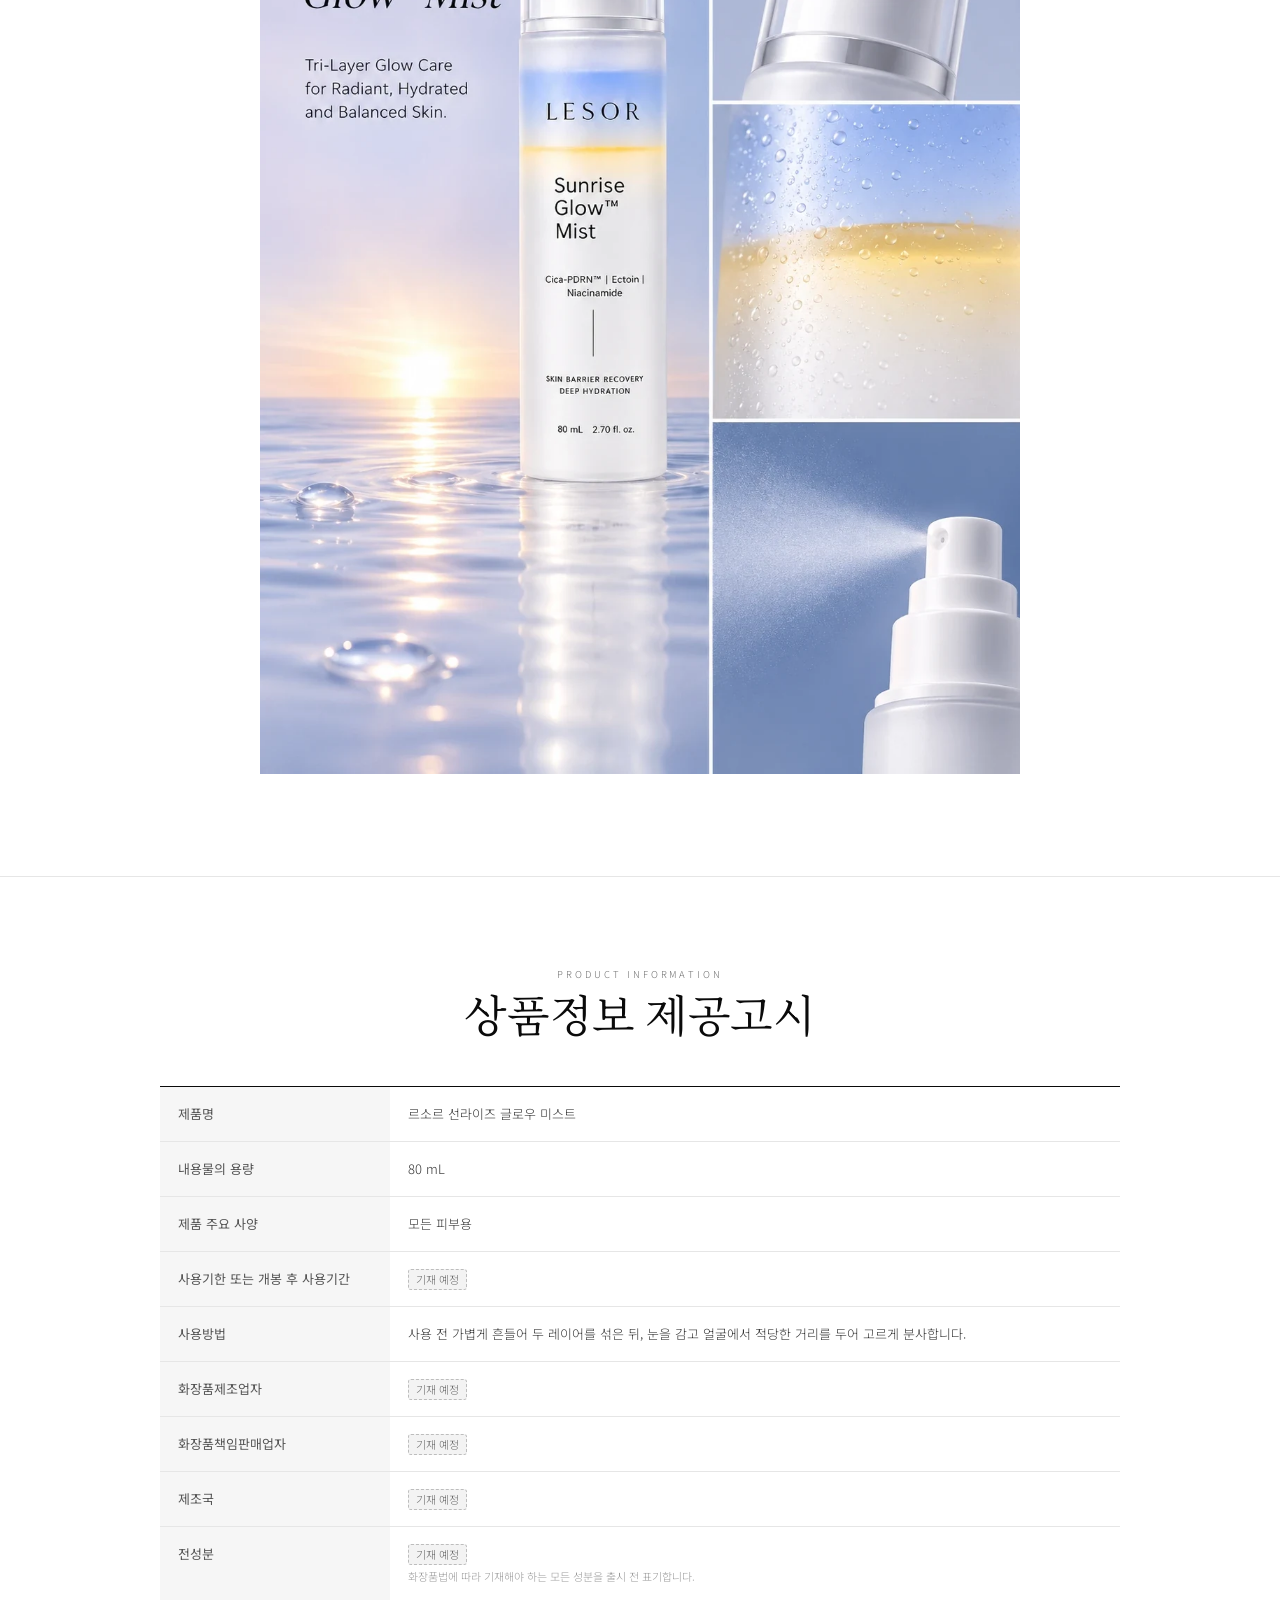
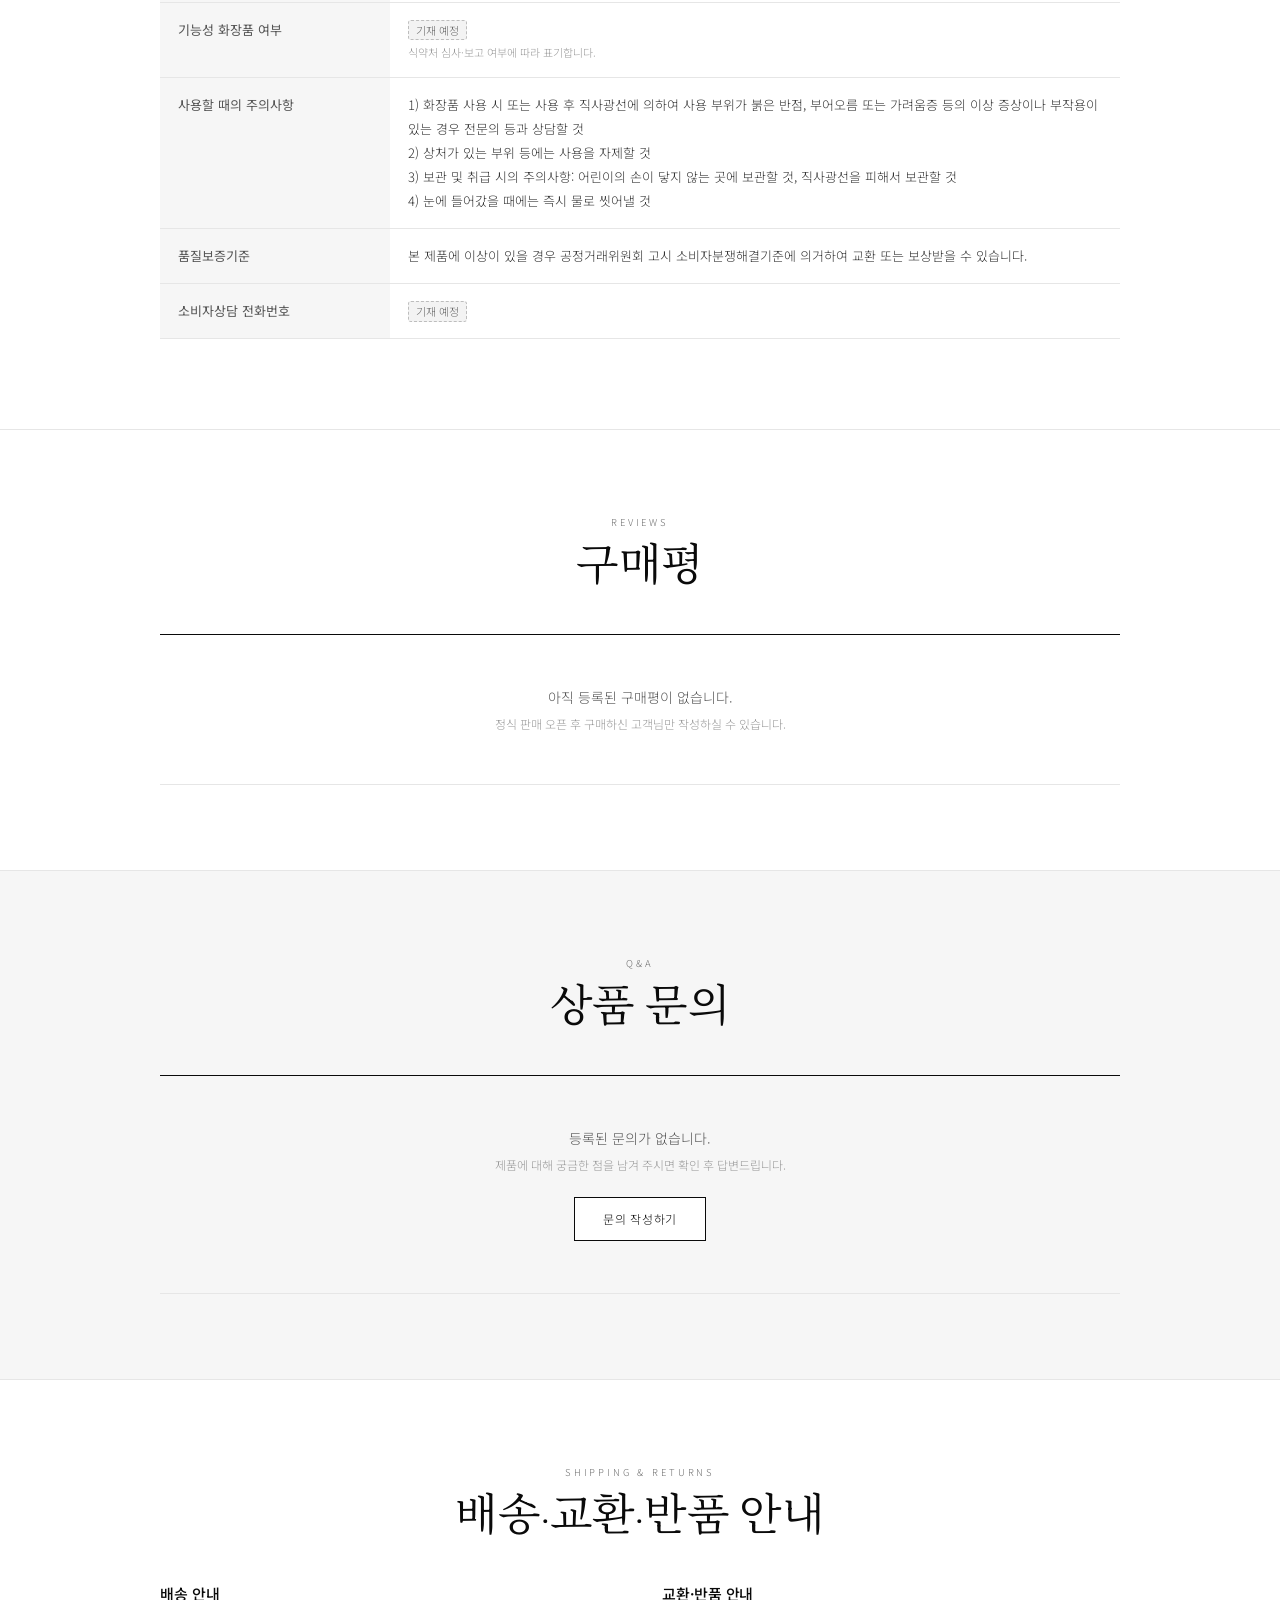
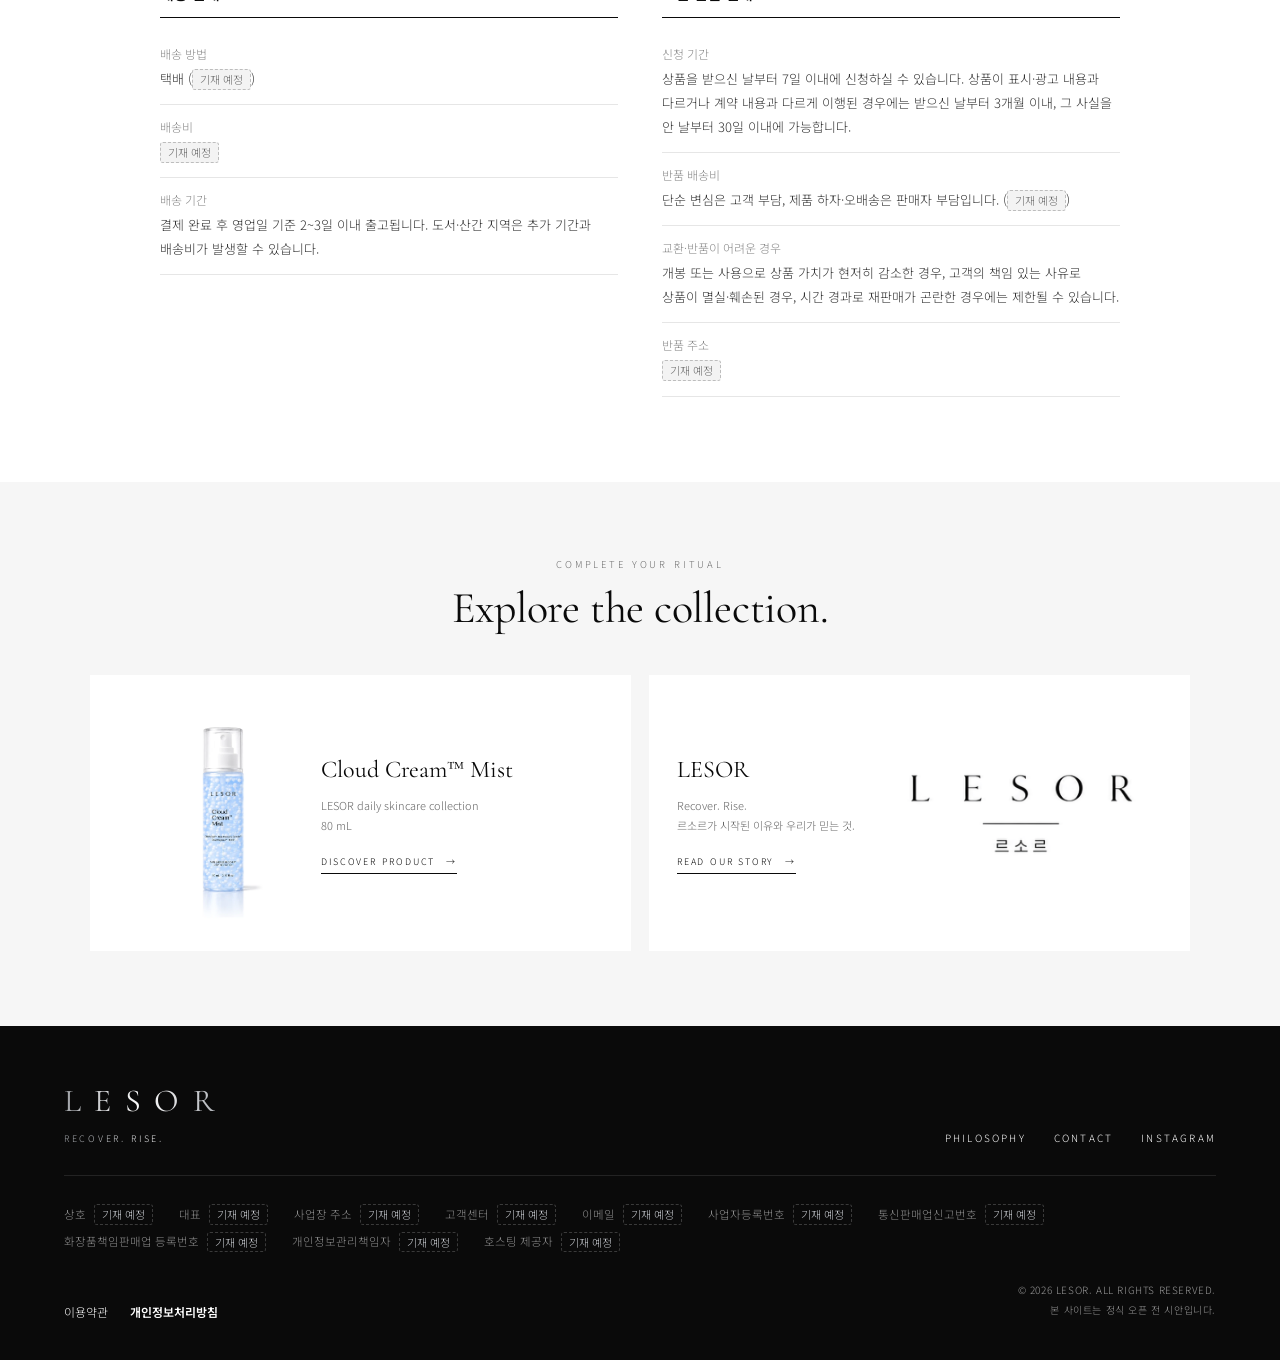
<file: mist-sunrise-glow.html>
<!doctype html>
<html lang="ko">
<head>
<meta charset="utf-8">
<meta name="viewport" content="width=device-width, initial-scale=1">
<title>LESOR | Sunrise Glow™ Mist</title>
<meta name="description" content="LESOR Sunrise Glow™ Mist — 해돋이의 수평선에서 영감을 받은 트리 레이어 미스트.">
<meta name="theme-color" content="#0a0a0a">
<meta property="og:type" content="website">
<meta property="og:site_name" content="LESOR 르소르">
<meta property="og:title" content="LESOR | Sunrise Glow™ Mist">
<meta property="og:description" content="LESOR Sunrise Glow™ Mist — 해돋이의 수평선에서 영감을 받은 트리 레이어 미스트.">
<meta property="og:image" content="images/og-image.jpg">
<meta name="twitter:card" content="summary_large_image">
<link rel="icon" href="favicon.svg" type="image/svg+xml">
<link rel="apple-touch-icon" href="apple-touch-icon.png">
<link rel="preconnect" href="https://fonts.googleapis.com">
<link rel="preconnect" href="https://fonts.gstatic.com" crossorigin>
<link rel="stylesheet" href="https://fonts.googleapis.com/css2?family=Cormorant+Garamond:ital,wght@0,400;0,500;1,400;1,500&family=Noto+Sans+KR:wght@300;400;500&family=Noto+Serif+KR:wght@400;500&display=swap">
<link rel="stylesheet" href="style.css?v=20261117k">
</head>
<body>
<div class="promo">L’ESSOR — THE MOMENT SKIN RISES AGAIN　·　DISCOVER LESOR</div>
<header>
  <a class="logo" href="index.html" aria-label="LESOR 홈"><img src="images/logo.webp" alt="LESOR 르소르" width="1053" height="381"></a>
  <nav class="nav" aria-label="주 메뉴">
    <a href="index.html#shop">ESSENTIALS</a>
    <a href="ampoule.html">AMPOULE</a>
    <a href="mist.html">MIST</a>
    <a href="story.html">PHILOSOPHY</a>
  </nav>
  <div class="right">
    <a class="icon icon-search" href="index.html#shop" aria-label="제품 둘러보기"><svg viewBox="0 0 24 24" aria-hidden="true"><circle cx="11" cy="11" r="6.5"/><path d="M16 16l5 5"/></svg></a>
    <button class="icon" type="button" data-soon="로그인·회원가입은 정식 오픈 시 연결됩니다." aria-label="로그인"><svg viewBox="0 0 24 24" aria-hidden="true"><circle cx="12" cy="8" r="4"/><path d="M4 21c0-4.4 3.6-7 8-7s8 2.600 8 7"/></svg></button>
    <button class="icon" type="button" data-soon="장바구니는 정식 오픈 시 연결됩니다." aria-label="장바구니"><svg viewBox="0 0 24 24" aria-hidden="true"><path d="M5 8h14l-1 13H6L5 8z"/><path d="M9 8V6a3 3 0 0 1 6 0v2"/></svg></button>
  </div>
</header>
<div class="crumb"><a href="index.html">HOME</a>　/　<a href="index.html#shop">ESSENTIALS</a>　/　<a href="mist.html">MIST</a>　/　SUNRISE GLOW™ MIST</div>
<main>
<section class="hero theme-sunrise">
  <div class="visual"><i class="sun-back" aria-hidden="true"></i><div class="capsules" aria-hidden="true"><i class="spark" style="--x:63%;--s:9px;--t:19s;--dl:-14s;--sw:22px"></i><i class="spark" style="--x:81%;--s:4px;--t:13s;--dl:-16s;--sw:11px"></i><i class="spark" style="--x:18%;--s:6px;--t:15s;--dl:-4s;--sw:-7px"></i><i class="spark" style="--x:82%;--s:6px;--t:18s;--dl:-20s;--sw:-6px"></i><i class="spark" style="--x:73%;--s:3px;--t:11s;--dl:-1s;--sw:-13px"></i><i class="spark" style="--x:82%;--s:3px;--t:18s;--dl:-10s;--sw:12px"></i><i class="spark" style="--x:72%;--s:4px;--t:21s;--dl:-9s;--sw:6px"></i><i class="spark" style="--x:90%;--s:3px;--t:18s;--dl:-20s;--sw:19px"></i><i class="spark" style="--x:76%;--s:9px;--t:12s;--dl:-8s;--sw:13px"></i><i class="spark" style="--x:71%;--s:5px;--t:11s;--dl:-2s;--sw:-18px"></i><i class="spark" style="--x:19%;--s:9px;--t:15s;--dl:-12s;--sw:-6px"></i><i class="spark" style="--x:93%;--s:3px;--t:14s;--dl:-6s;--sw:-21px"></i><i class="spark" style="--x:54%;--s:8px;--t:17s;--dl:-13s;--sw:-12px"></i><i class="spark" style="--x:92%;--s:5px;--t:16s;--dl:-2s;--sw:16px"></i></div><img src="images/cutout-mist-sunrise.webp" alt="LESOR Sunrise Glow™ Mist" width="298" height="1174"><i class="sea-front" aria-hidden="true"></i><span class="vertical">LESOR　/　THE FIRST LIGHT MIST</span></div>
  <div class="copy">
    <div class="eyebrow">LESOR　·　THE FIRST LIGHT MIST</div>
    <h1>Sunrise Glow™ Mist</h1>
    <div class="kr">르소르 선라이즈 글로우 미스트　·　80 mL</div>
    <p class="lead">수평선 위로 해가 떠오르는 순간에서 영감을 받은 트리 레이어 미스트. 블루 워터층과 샴페인 골드 오일층이 한 번의 분사로 어우러져, 피부에 수분감과 은은한 윤기를 남깁니다.</p>
    <div class="chips"><span class="chip">#DAILYCARE</span><span class="chip">#MOISTURE</span><span class="chip">#GLOW</span></div>
    <div class="spec"><small>KEY INGREDIENTS</small><div>Cica-PDRN™　/　Ectoin　/　Niacinamide　/　Eryngium Exosome™　/　Guaiazulene　/　Hyaluronic Acid Complex™</div></div>
    <div class="spec"><small>CARE FOCUS</small><div>Hydration　·　Moisture　·　Soft Radiance</div></div>
    <div class="spec"><small>VOLUME</small><div>80 mL</div></div>
    <div class="spec"><small>PRICE</small><div class="price">COMING SOON <span class="price-note">판매가는 정식 오픈 시 공개됩니다.</span></div></div>
    <div class="buy">
      <button class="cart" type="button" data-soon="정식 판매 오픈 시 구매 기능이 연결됩니다.">COMING SOON</button>
      <button class="wish" type="button" aria-label="찜하기" aria-pressed="false">♡</button>
    </div>
  </div>
</section>
<nav class="tabs" aria-label="상품 정보 메뉴">
  <a href="#detail">상세정보</a>
  <a href="#reviews">구매평 <span>0</span></a>
  <a href="#qna">Q&amp;A <span>0</span></a>
  <a href="#shipping">배송·교환·반품</a>
</nav>
<section class="official" id="detail" aria-label="공식 인증 판매처 안내">
  <div class="official-box">
    <img src="images/badge-official.webp" alt="LESOR 공식 판매처 인증 마크" width="510" height="460" loading="lazy">
    <div class="official-copy">
      <div class="official-eyebrow">OFFICIAL AUTHORIZED SELLER</div>
      <h2>본 페이지는 <strong>르소르 공식 인증 판매처</strong>입니다.</h2>
      <p>엄격한 품질 관리를 거친 100% 정품만을 제공하며 <br>공식 채널을 통해서만 전담 케어 서비스를 받으실 수 있습니다.</p>
      <p>비공식 경로를 통한 제품은 성분 변질 및 A/S 불가 등의 문제가 발생할 수 있으니 <br>반드시 공식 인증 여부를 확인해 주세요.</p>
    </div>
  </div>
</section>
<section class="band "><div class="eyebrow">THE LESOR APPROACH</div><h2>The first light of your routine.</h2><p>하루의 첫 빛처럼, 가볍게 그러나 분명하게.<br>지친 피부 위에 다시 떠오르는 윤기를 더합니다.</p></section>
<section class="split">
  <div class="words"><div class="eyebrow">01　/　THE FORMULA</div><h2>A ritual in<br>three layers.</h2><p>나뉘어 있던 워터와 오일, 세럼 레이어가 가볍게 흔드는 순간 하나로 블렌딩됩니다. 새벽의 블루와 해돋이의 골드가 만나는 수평선 — 그 장면을 병 안에 담았습니다.</p></div>
  <img src="images/detail-sunrise.webp" alt="LESOR Sunrise Glow™ Mist detail" width="436" height="446" loading="lazy">
</section>
<section class="points">
  <div class="section-title"><div class="eyebrow">THE DAILY DIFFERENCE</div><h2>Made for your everyday.</h2></div>
  <div class="cards">
    <article class="card"><div class="num">01</div><h3>Layered Hydration</h3><div class="card-kr">겹겹이, 촉촉하게</div><p>워터와 오일 레이어가 전하는 촉촉한 사용감</p></article>
    <article class="card"><div class="num">02</div><h3>Comforting Care</h3><div class="card-kr">언제든, 편안하게</div><p>건조하게 느껴지는 순간마다 더하는 데일리 케어</p></article>
    <article class="card"><div class="num">03</div><h3>Soft Radiance</h3><div class="card-kr">은은하게, 빛나게</div><p>번들거림 대신 은은하게 떠오르는 윤기</p></article>
  </div>
</section>
<section class="ingredient" id="ingredients">
  <div class="section-title"><div class="eyebrow">FORMULA HIGHLIGHTS</div><h2>Ingredients with intention.</h2></div>
  <div class="ingredient-grid cols-3">
    <article class="ingredient-item"><span>01</span><h3>Cica-PDRN™</h3><p>촉촉하고 편안한 피부 컨디션 케어</p></article>
    <article class="ingredient-item"><span>02</span><h3>Ectoin</h3><p>수분을 머금어 촉촉함을 더하는 성분</p></article>
    <article class="ingredient-item"><span>03</span><h3>Niacinamide</h3><p>매끄럽고 정돈된 피부결을 위한 성분</p></article>
    <article class="ingredient-item"><span>04</span><h3>Eryngium Exosome™</h3><p>피부 컨디션 케어를 위한 원료 콘셉트</p></article>
    <article class="ingredient-item"><span>05</span><h3>Guaiazulene</h3><p>편안한 피부 컨디션을 위한 블루 성분</p></article>
    <article class="ingredient-item"><span>06</span><h3>Hyaluronic Acid Complex™</h3><p>수분 공급과 보습 케어</p></article>
  </div>
  <p class="disclaimer">※ 위 내용은 원료의 특성에 한한 설명이며, 제품의 효능·효과와는 무관합니다.</p>
</section>
<section class="how">
  <div class="section-title"><div class="eyebrow">HOW TO USE</div><h2>A simple daily ritual.</h2></div>
  <div class="how-grid">
    <article class="how-item"><b>01 / SHAKE</b><p>두 레이어가 충분히 섞이도록 사용 전 가볍게 흔들어 주세요.</p></article>
    <article class="how-item"><b>02 / MIST</b><p>눈을 감고 얼굴에서 적당한 거리를 두어 고르게 분사합니다.</p></article>
    <article class="how-item"><b>03 / PRESS</b><p>손바닥으로 가볍게 눌러 흡수시켜 주세요.</p></article>
  </div>
  <img class="guide" src="images/guide-sunrise.webp" alt="사용 가이드: 층이 분리된 상태에서 흔들어 섞은 뒤 사용합니다. 3층 텍스처는 블렌딩 후 은은한 파스텔 블루가 됩니다." width="1536" height="1024" loading="lazy">
</section>
<section class="editorial" id="journal">
  <h2>Inside the LESOR world</h2>
  <div class="caption">PRODUCT　/　TEXTURE　/　PACKAGE</div>
  <img class="poster" src="images/poster-sunrise-wide.webp" alt="LESOR Sunrise Glow™ Mist — 제품과 패키지" width="1536" height="1024" loading="lazy">
  <img class="poster tall" src="images/poster-sunrise-tall.webp" alt="LESOR Sunrise Glow™ Mist — 제품, 레이어 텍스처, 분사" width="1086" height="1448" loading="lazy">
</section>
<section class="info" id="product-info">
  <div class="section-title"><div class="eyebrow">PRODUCT INFORMATION</div><h2>상품정보 제공고시</h2></div>
  <table class="info-table">
    <tbody>
      <tr><th scope="row">제품명</th><td>르소르 선라이즈 글로우 미스트</td></tr>
      <tr><th scope="row">내용물의 용량</th><td>80 mL</td></tr>
      <tr><th scope="row">제품 주요 사양</th><td>모든 피부용</td></tr>
      <tr><th scope="row">사용기한 또는 개봉 후 사용기간</th><td><span class="tbd">기재 예정</span></td></tr>
      <tr><th scope="row">사용방법</th><td>사용 전 가볍게 흔들어 두 레이어를 섞은 뒤, 눈을 감고 얼굴에서 적당한 거리를 두어 고르게 분사합니다.</td></tr>
      <tr><th scope="row">화장품제조업자</th><td><span class="tbd">기재 예정</span></td></tr>
      <tr><th scope="row">화장품책임판매업자</th><td><span class="tbd">기재 예정</span></td></tr>
      <tr><th scope="row">제조국</th><td><span class="tbd">기재 예정</span></td></tr>
      <tr><th scope="row">전성분</th><td><span class="tbd">기재 예정</span> <small>화장품법에 따라 기재해야 하는 모든 성분을 출시 전 표기합니다.</small></td></tr>
      <tr><th scope="row">기능성 화장품 여부</th><td><span class="tbd">기재 예정</span> <small>식약처 심사·보고 여부에 따라 표기합니다.</small></td></tr>
      <tr><th scope="row">사용할 때의 주의사항</th><td>1) 화장품 사용 시 또는 사용 후 직사광선에 의하여 사용 부위가 붉은 반점, 부어오름 또는 가려움증 등의 이상 증상이나 부작용이 있는 경우 전문의 등과 상담할 것<br>2) 상처가 있는 부위 등에는 사용을 자제할 것<br>3) 보관 및 취급 시의 주의사항: 어린이의 손이 닿지 않는 곳에 보관할 것, 직사광선을 피해서 보관할 것<br>4) 눈에 들어갔을 때에는 즉시 물로 씻어낼 것</td></tr>
      <tr><th scope="row">품질보증기준</th><td>본 제품에 이상이 있을 경우 공정거래위원회 고시 소비자분쟁해결기준에 의거하여 교환 또는 보상받을 수 있습니다.</td></tr>
      <tr><th scope="row">소비자상담 전화번호</th><td><span class="tbd">기재 예정</span></td></tr>
    </tbody>
  </table>
</section>
<section class="board" id="reviews">
  <div class="section-title"><div class="eyebrow">REVIEWS</div><h2>구매평</h2></div>
  <div class="empty"><p>아직 등록된 구매평이 없습니다.</p><small>정식 판매 오픈 후 구매하신 고객님만 작성하실 수 있습니다.</small></div>
</section>
<section class="board alt" id="qna">
  <div class="section-title"><div class="eyebrow">Q&amp;A</div><h2>상품 문의</h2></div>
  <div class="empty"><p>등록된 문의가 없습니다.</p><small>제품에 대해 궁금한 점을 남겨 주시면 확인 후 답변드립니다.</small>
  <button class="ghost" type="button" data-soon="상품 문의는 정식 오픈 시 연결됩니다.">문의 작성하기</button></div>
</section>
<section class="policy" id="shipping">
  <div class="section-title"><div class="eyebrow">SHIPPING &amp; RETURNS</div><h2>배송·교환·반품 안내</h2></div>
  <div class="policy-grid">
    <article>
      <h3>배송 안내</h3>
      <dl>
        <div><dt>배송 방법</dt><dd>택배 (<span class="tbd">기재 예정</span>)</dd></div>
        <div><dt>배송비</dt><dd><span class="tbd">기재 예정</span></dd></div>
        <div><dt>배송 기간</dt><dd>결제 완료 후 영업일 기준 2~3일 이내 출고됩니다. 도서·산간 지역은 추가 기간과 배송비가 발생할 수 있습니다.</dd></div>
      </dl>
    </article>
    <article>
      <h3>교환·반품 안내</h3>
      <dl>
        <div><dt>신청 기간</dt><dd>상품을 받으신 날부터 7일 이내에 신청하실 수 있습니다. 상품이 표시·광고 내용과 다르거나 계약 내용과 다르게 이행된 경우에는 받으신 날부터 3개월 이내, 그 사실을 안 날부터 30일 이내에 가능합니다.</dd></div>
        <div><dt>반품 배송비</dt><dd>단순 변심은 고객 부담, 제품 하자·오배송은 판매자 부담입니다. (<span class="tbd">기재 예정</span>)</dd></div>
        <div><dt>교환·반품이 어려운 경우</dt><dd>개봉 또는 사용으로 상품 가치가 현저히 감소한 경우, 고객의 책임 있는 사유로 상품이 멸실·훼손된 경우, 시간 경과로 재판매가 곤란한 경우에는 제한될 수 있습니다.</dd></div>
        <div><dt>반품 주소</dt><dd><span class="tbd">기재 예정</span></dd></div>
      </dl>
    </article>
  </div>
</section>
<section class="related">
  <div class="section-title"><div class="eyebrow">COMPLETE YOUR RITUAL</div><h2>Explore the collection.</h2></div>
  <div class="related-grid">
    <a href="mist-cloud-cream.html"><img src="images/product-mist-cloud.webp" alt="Cloud Cream™ Mist" width="810" height="1080" loading="lazy"><div><h3>Cloud Cream™ Mist</h3><p>LESOR daily skincare collection<br>80 mL</p><em>DISCOVER PRODUCT　→</em></div></a>
    <a href="story.html"><div><h3>LESOR</h3><p>Recover. Rise.<br>르소르가 시작된 이유와 우리가 믿는 것.</p><em>READ OUR STORY　→</em></div><img class="brand-mark" src="images/logo.webp" alt="LESOR 르소르" width="1053" height="381" loading="lazy"></a>
  </div>
</section>
</main>
<footer id="contact">
  <div class="foot-top">
    <div>
      <div class="footlogo">LESOR</div>
      <div class="foot-tag">RECOVER. RISE.</div>
    </div>
    <nav class="foot-links" aria-label="하단 메뉴">
      <a href="story.html">PHILOSOPHY</a>
      <a href="#contact">CONTACT</a>
      <button type="button" data-soon="공식 인스타그램 계정은 준비 중입니다.">INSTAGRAM</button>
    </nav>
  </div>
  <dl class="biz">
    <div><dt>상호</dt><dd><span class="tbd">기재 예정</span></dd></div>
    <div><dt>대표</dt><dd><span class="tbd">기재 예정</span></dd></div>
    <div><dt>사업장 주소</dt><dd><span class="tbd">기재 예정</span></dd></div>
    <div><dt>고객센터</dt><dd><span class="tbd">기재 예정</span></dd></div>
    <div><dt>이메일</dt><dd><span class="tbd">기재 예정</span></dd></div>
    <div><dt>사업자등록번호</dt><dd><span class="tbd">기재 예정</span></dd></div>
    <div><dt>통신판매업신고번호</dt><dd><span class="tbd">기재 예정</span></dd></div>
    <div><dt>화장품책임판매업 등록번호</dt><dd><span class="tbd">기재 예정</span></dd></div>
    <div><dt>개인정보관리책임자</dt><dd><span class="tbd">기재 예정</span></dd></div>
    <div><dt>호스팅 제공자</dt><dd><span class="tbd">기재 예정</span></dd></div>
  </dl>
  <div class="foot-bottom">
    <div class="foot-policy">
      <button type="button" data-soon="이용약관은 정식 오픈 시 게시됩니다.">이용약관</button>
      <button type="button" data-soon="개인정보처리방침은 정식 오픈 시 게시됩니다."><strong>개인정보처리방침</strong></button>
    </div>
    <div class="footnote">© 2026 LESOR. ALL RIGHTS RESERVED.<br>본 사이트는 정식 오픈 전 시안입니다.</div>
  </div>
</footer>
<div class="toast" role="status" aria-live="polite"></div>
<script src="site.js?v=20261117k"></script>
</body>
</html>
</file>
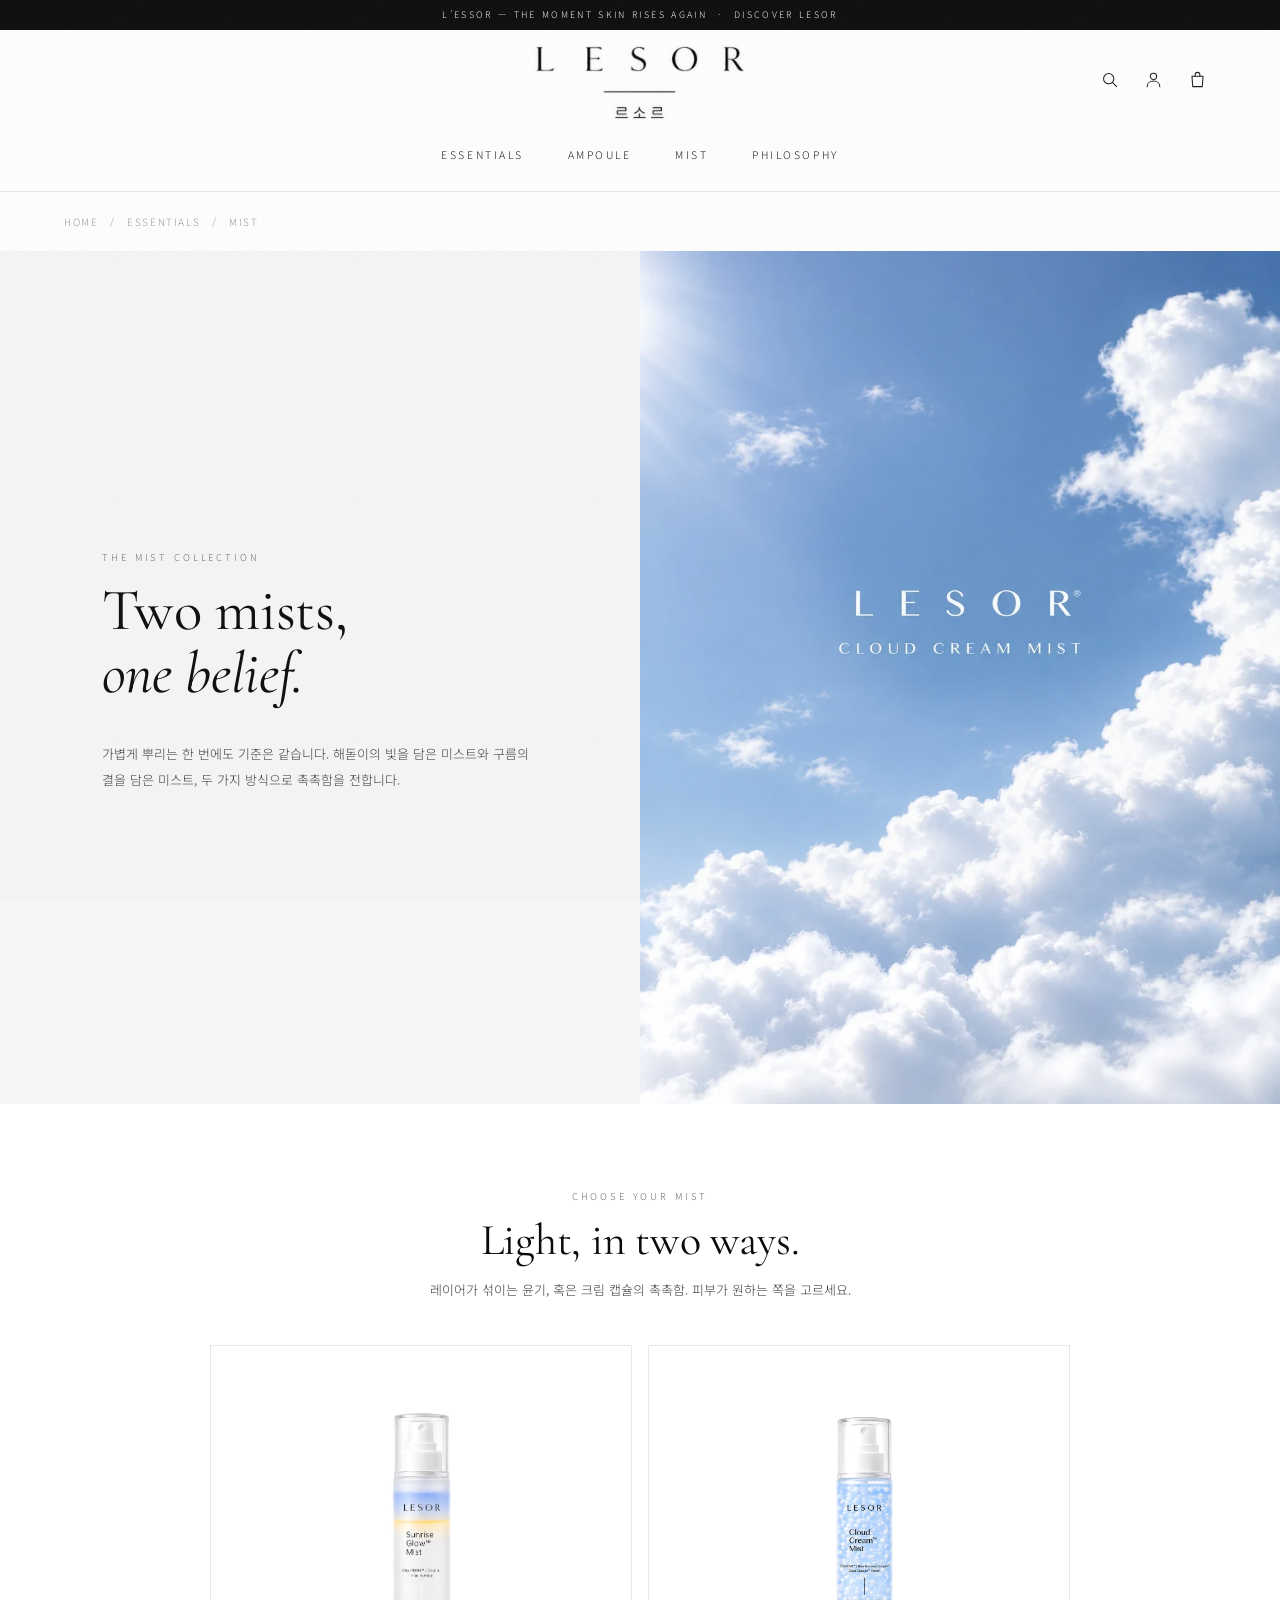
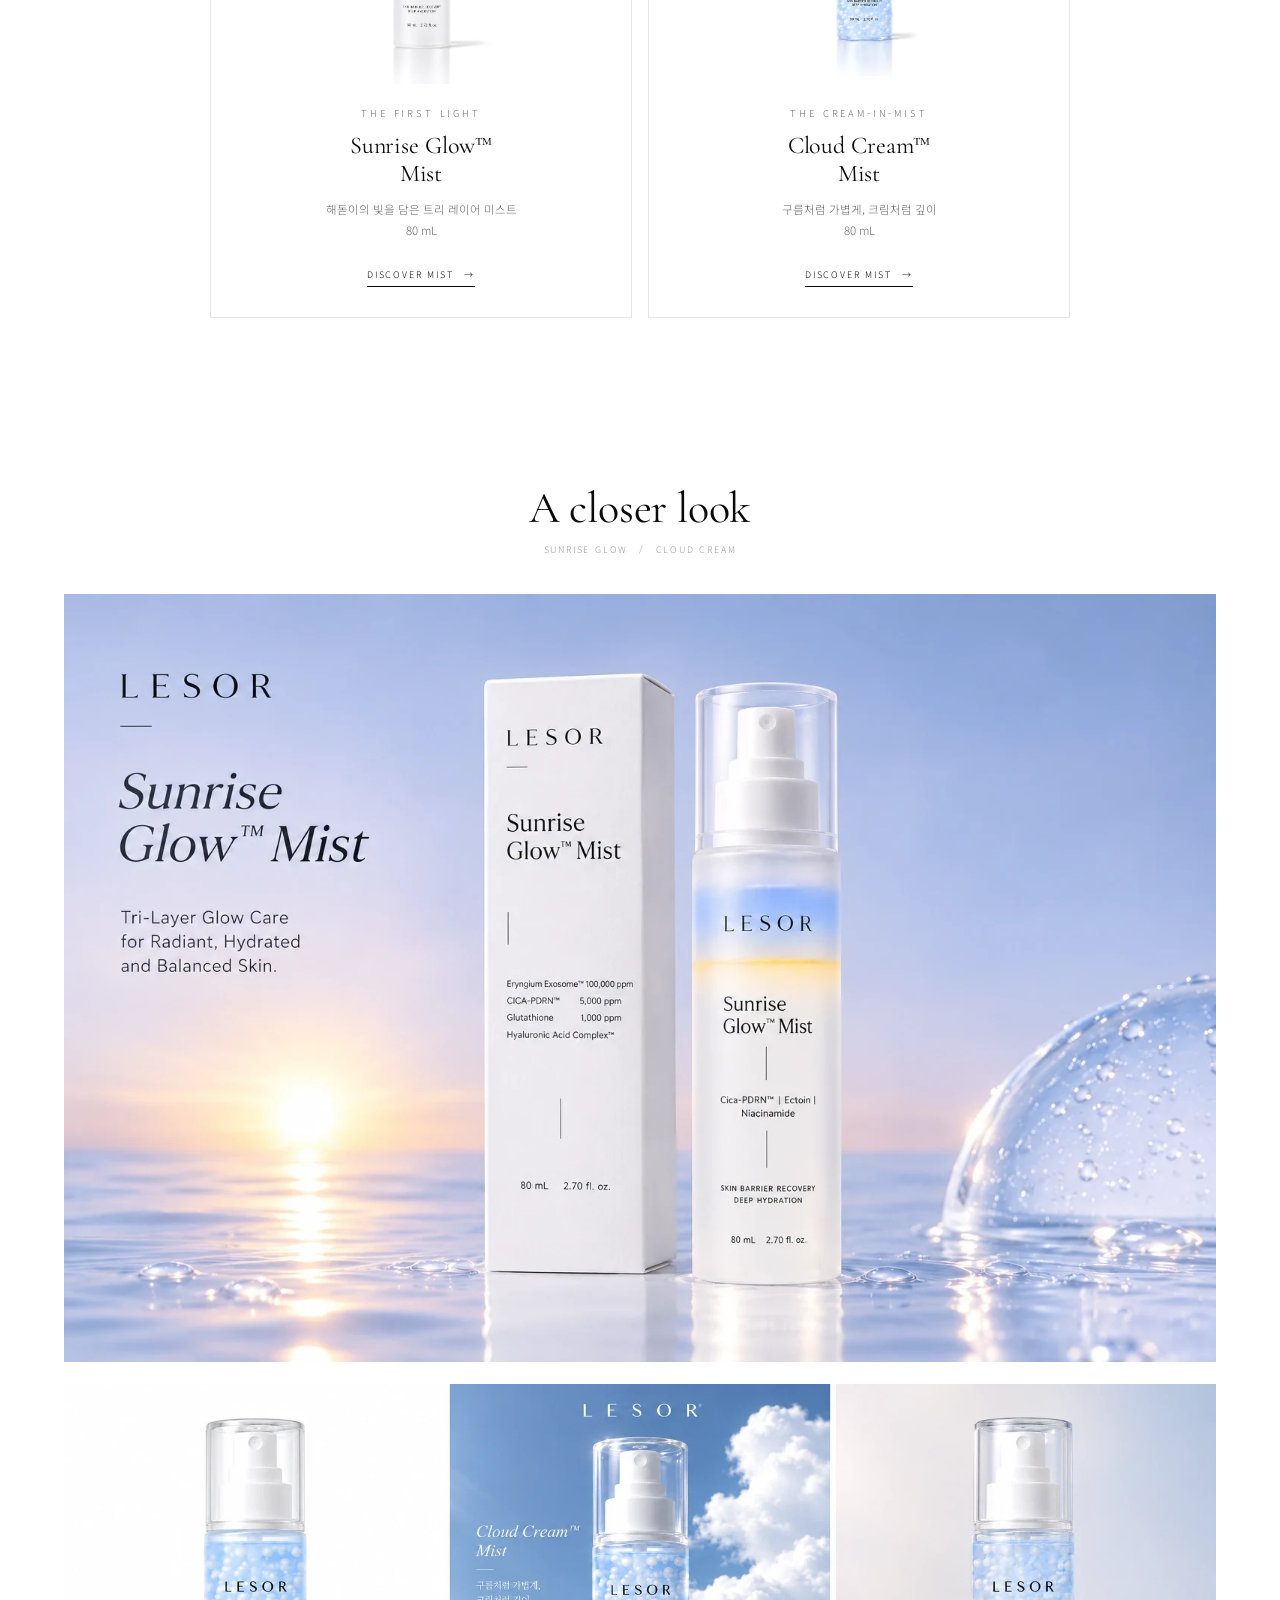
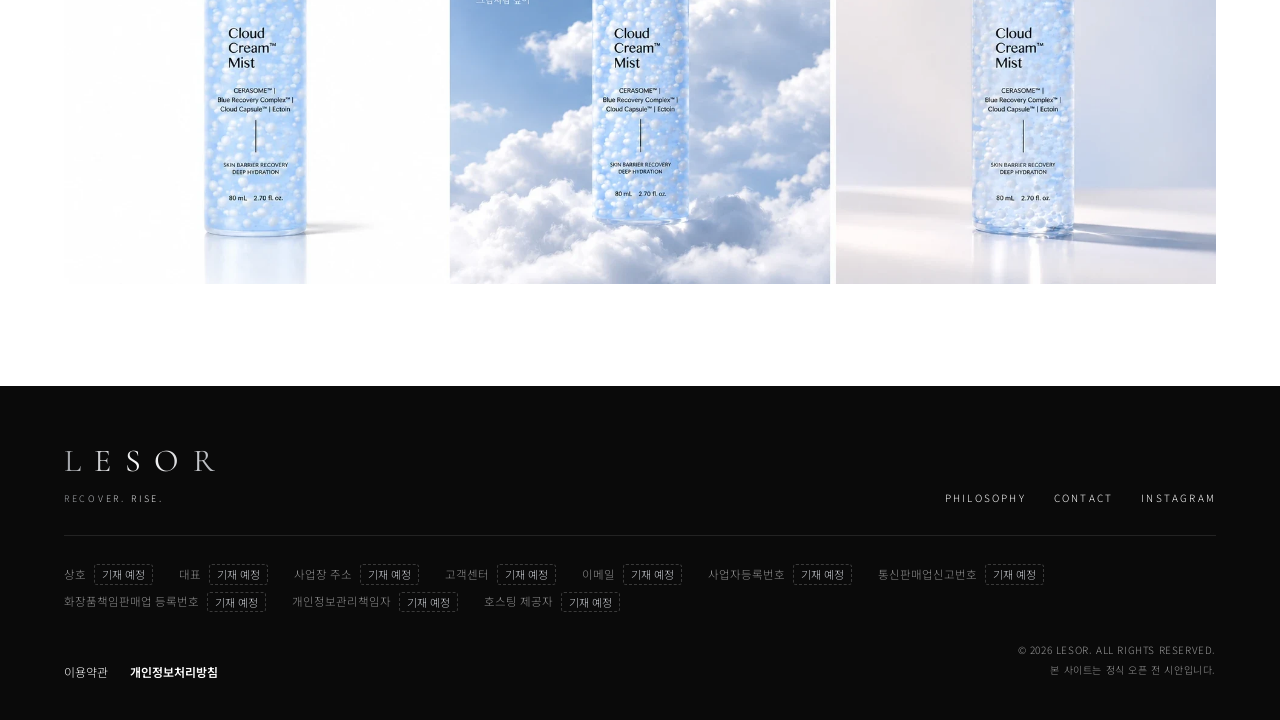
<file: mist.html>
<!doctype html>
<html lang="ko">
<head>
<meta charset="utf-8">
<meta name="viewport" content="width=device-width, initial-scale=1">
<title>LESOR 르소르 | Mist</title>
<meta name="description" content="르소르의 미스트 두 가지 — 해돋이의 빛을 담은 Sunrise Glow™ Mist와 구름의 결을 담은 Cloud Cream™ Mist.">
<meta name="theme-color" content="#0a0a0a">
<meta property="og:type" content="website">
<meta property="og:site_name" content="LESOR 르소르">
<meta property="og:title" content="LESOR 르소르 | Mist">
<meta property="og:description" content="르소르의 미스트 두 가지 — 해돋이의 빛을 담은 Sunrise Glow™ Mist와 구름의 결을 담은 Cloud Cream™ Mist.">
<meta property="og:image" content="images/og-image.jpg">
<meta name="twitter:card" content="summary_large_image">
<link rel="icon" href="favicon.svg" type="image/svg+xml">
<link rel="apple-touch-icon" href="apple-touch-icon.png">
<link rel="preconnect" href="https://fonts.googleapis.com">
<link rel="preconnect" href="https://fonts.gstatic.com" crossorigin>
<link rel="stylesheet" href="https://fonts.googleapis.com/css2?family=Cormorant+Garamond:ital,wght@0,400;0,500;1,400;1,500&family=Noto+Sans+KR:wght@300;400;500&family=Noto+Serif+KR:wght@400;500&display=swap">
<link rel="stylesheet" href="style.css?v=20261117k">
</head>
<body>
<div class="promo">L’ESSOR — THE MOMENT SKIN RISES AGAIN　·　DISCOVER LESOR</div>
<header>
  <a class="logo" href="index.html" aria-label="LESOR 홈"><img src="images/logo.webp" alt="LESOR 르소르" width="1053" height="381"></a>
  <nav class="nav" aria-label="주 메뉴">
    <a href="index.html#shop">ESSENTIALS</a>
    <a href="ampoule.html">AMPOULE</a>
    <a href="mist.html">MIST</a>
    <a href="story.html">PHILOSOPHY</a>
  </nav>
  <div class="right">
    <a class="icon icon-search" href="index.html#shop" aria-label="제품 둘러보기"><svg viewBox="0 0 24 24" aria-hidden="true"><circle cx="11" cy="11" r="6.5"/><path d="M16 16l5 5"/></svg></a>
    <button class="icon" type="button" data-soon="로그인·회원가입은 정식 오픈 시 연결됩니다." aria-label="로그인"><svg viewBox="0 0 24 24" aria-hidden="true"><circle cx="12" cy="8" r="4"/><path d="M4 21c0-4.4 3.6-7 8-7s8 2.600 8 7"/></svg></button>
    <button class="icon" type="button" data-soon="장바구니는 정식 오픈 시 연결됩니다." aria-label="장바구니"><svg viewBox="0 0 24 24" aria-hidden="true"><path d="M5 8h14l-1 13H6L5 8z"/><path d="M9 8V6a3 3 0 0 1 6 0v2"/></svg></button>
  </div>
</header>
<div class="crumb"><a href="index.html">HOME</a>　/　<a href="index.html#shop">ESSENTIALS</a>　/　MIST</div>
<main>
<section class="split">
  <div class="words"><div class="eyebrow">THE MIST COLLECTION</div><h1 class="split-title">Two mists,<br><em>one belief.</em></h1><p>가볍게 뿌리는 한 번에도 기준은 같습니다. 해돋이의 빛을 담은 미스트와 구름의 결을 담은 미스트, 두 가지 방식으로 촉촉함을 전합니다.</p></div>
  <img class="drift" src="images/poster-cloud-logo.webp" alt="구름이 떠 있는 하늘 — LESOR Cloud Cream Mist" width="1086" height="1448">
</section>
<section class="points" id="shop">
  <div class="section-title"><div class="eyebrow">CHOOSE YOUR MIST</div><h2>Light, in two ways.</h2><p class="section-sub">레이어가 섞이는 윤기, 혹은 크림 캡슐의 촉촉함. 피부가 원하는 쪽을 고르세요.</p></div>
  <div class="related-grid shop-grid two">
    <a href="mist-sunrise-glow.html"><img src="images/product-mist-sunrise.webp" alt="Sunrise Glow Mist" width="1086" height="1448"><div><div class="eyebrow">THE FIRST LIGHT</div><h3>Sunrise Glow™<br>Mist</h3><p>해돋이의 빛을 담은 트리 레이어 미스트<br>80 mL</p><em>DISCOVER MIST　→</em></div></a>
    <a href="mist-cloud-cream.html"><img src="images/product-mist-cloud.webp" alt="Cloud Cream Mist" width="810" height="1080"><div><div class="eyebrow">THE CREAM-IN-MIST</div><h3>Cloud Cream™<br>Mist</h3><p>구름처럼 가볍게, 크림처럼 깊이<br>80 mL</p><em>DISCOVER MIST　→</em></div></a>
  </div>
</section>
<section class="editorial">
  <h2>A closer look</h2>
  <div class="caption">SUNRISE GLOW　/　CLOUD CREAM</div>
  <a href="mist-sunrise-glow.html"><img class="poster" src="images/poster-sunrise-wide.webp" alt="LESOR Sunrise Glow™ Mist" width="1536" height="1024" loading="lazy"></a>
  <a href="mist-cloud-cream.html"><img class="poster" src="images/poster-cloud-trio.webp" alt="LESOR Cloud Cream™ Mist" width="1903" height="826" loading="lazy"></a>
</section>
</main>
<footer id="contact">
  <div class="foot-top">
    <div>
      <div class="footlogo">LESOR</div>
      <div class="foot-tag">RECOVER. RISE.</div>
    </div>
    <nav class="foot-links" aria-label="하단 메뉴">
      <a href="story.html">PHILOSOPHY</a>
      <a href="#contact">CONTACT</a>
      <button type="button" data-soon="공식 인스타그램 계정은 준비 중입니다.">INSTAGRAM</button>
    </nav>
  </div>
  <dl class="biz">
    <div><dt>상호</dt><dd><span class="tbd">기재 예정</span></dd></div>
    <div><dt>대표</dt><dd><span class="tbd">기재 예정</span></dd></div>
    <div><dt>사업장 주소</dt><dd><span class="tbd">기재 예정</span></dd></div>
    <div><dt>고객센터</dt><dd><span class="tbd">기재 예정</span></dd></div>
    <div><dt>이메일</dt><dd><span class="tbd">기재 예정</span></dd></div>
    <div><dt>사업자등록번호</dt><dd><span class="tbd">기재 예정</span></dd></div>
    <div><dt>통신판매업신고번호</dt><dd><span class="tbd">기재 예정</span></dd></div>
    <div><dt>화장품책임판매업 등록번호</dt><dd><span class="tbd">기재 예정</span></dd></div>
    <div><dt>개인정보관리책임자</dt><dd><span class="tbd">기재 예정</span></dd></div>
    <div><dt>호스팅 제공자</dt><dd><span class="tbd">기재 예정</span></dd></div>
  </dl>
  <div class="foot-bottom">
    <div class="foot-policy">
      <button type="button" data-soon="이용약관은 정식 오픈 시 게시됩니다.">이용약관</button>
      <button type="button" data-soon="개인정보처리방침은 정식 오픈 시 게시됩니다."><strong>개인정보처리방침</strong></button>
    </div>
    <div class="footnote">© 2026 LESOR. ALL RIGHTS RESERVED.<br>본 사이트는 정식 오픈 전 시안입니다.</div>
  </div>
</footer>
<div class="toast" role="status" aria-live="polite"></div>
<script src="site.js?v=20261117k"></script>
</body>
</html>
</file>
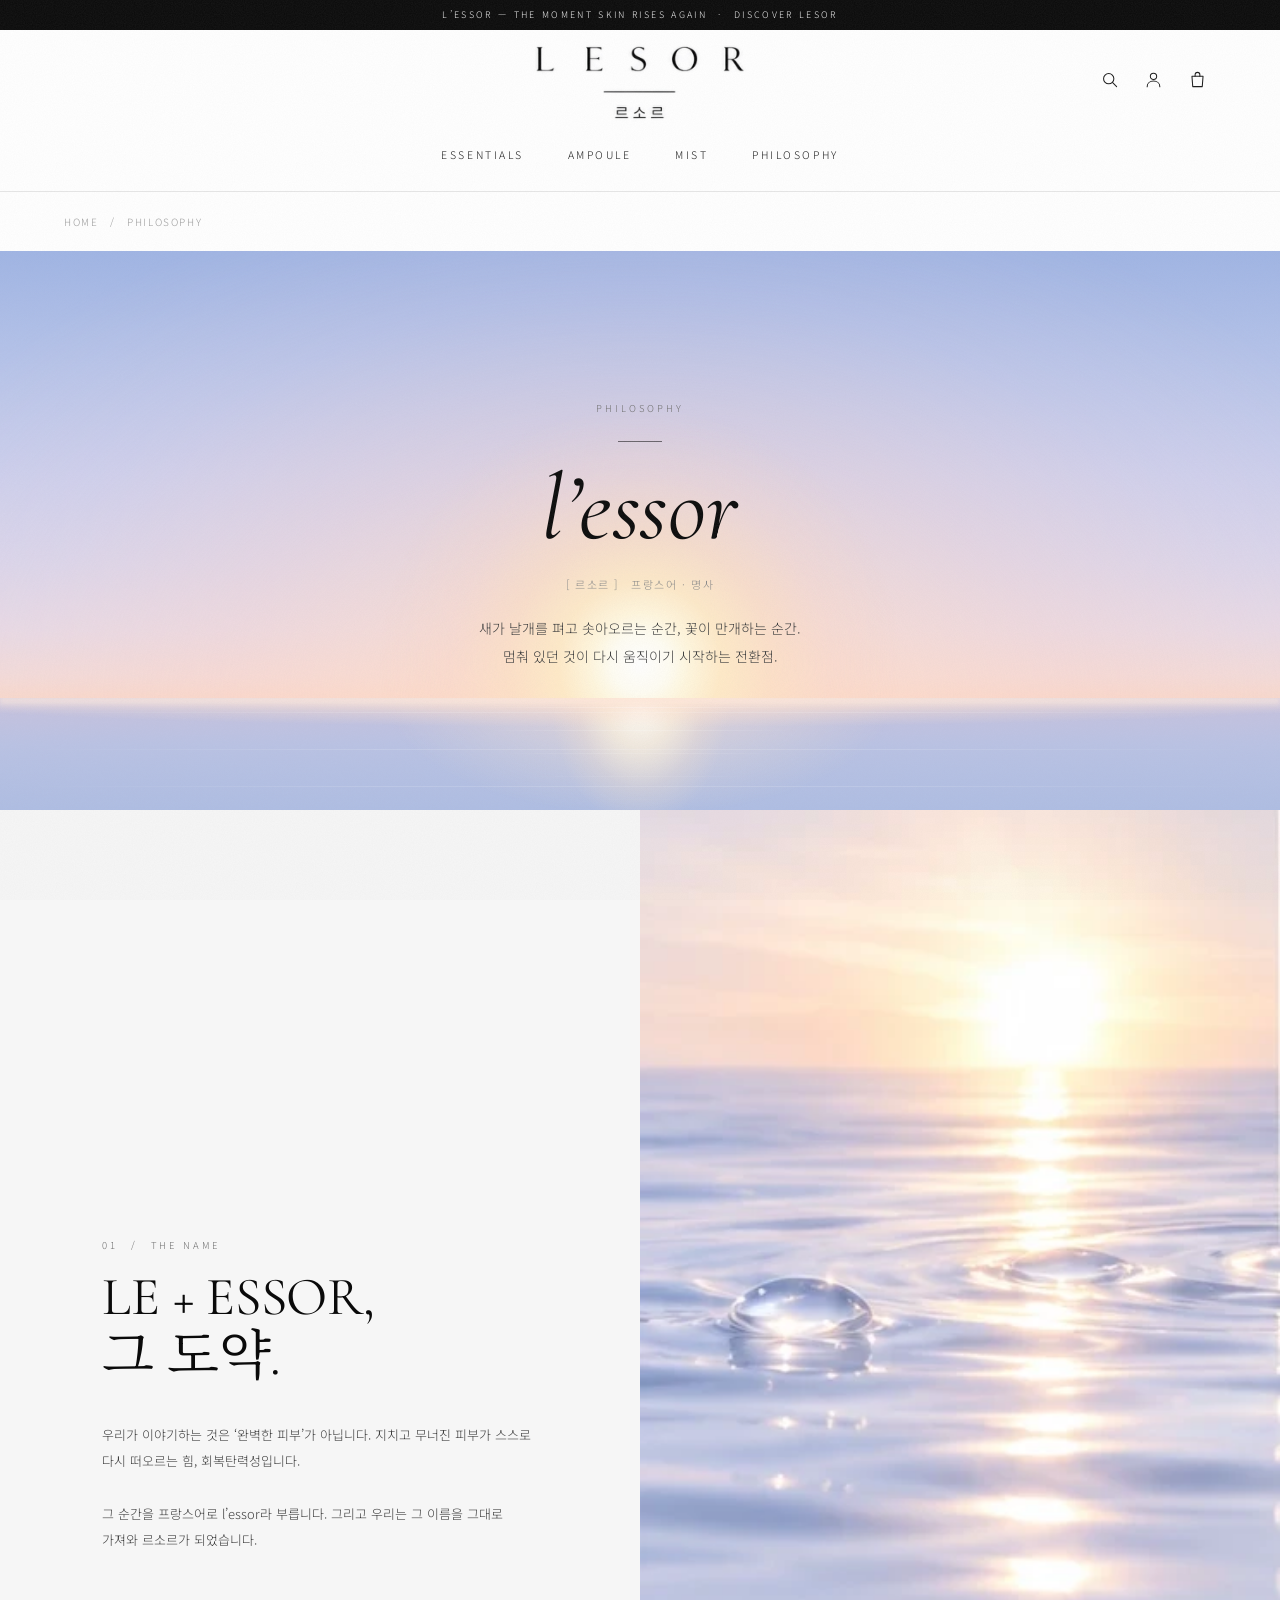
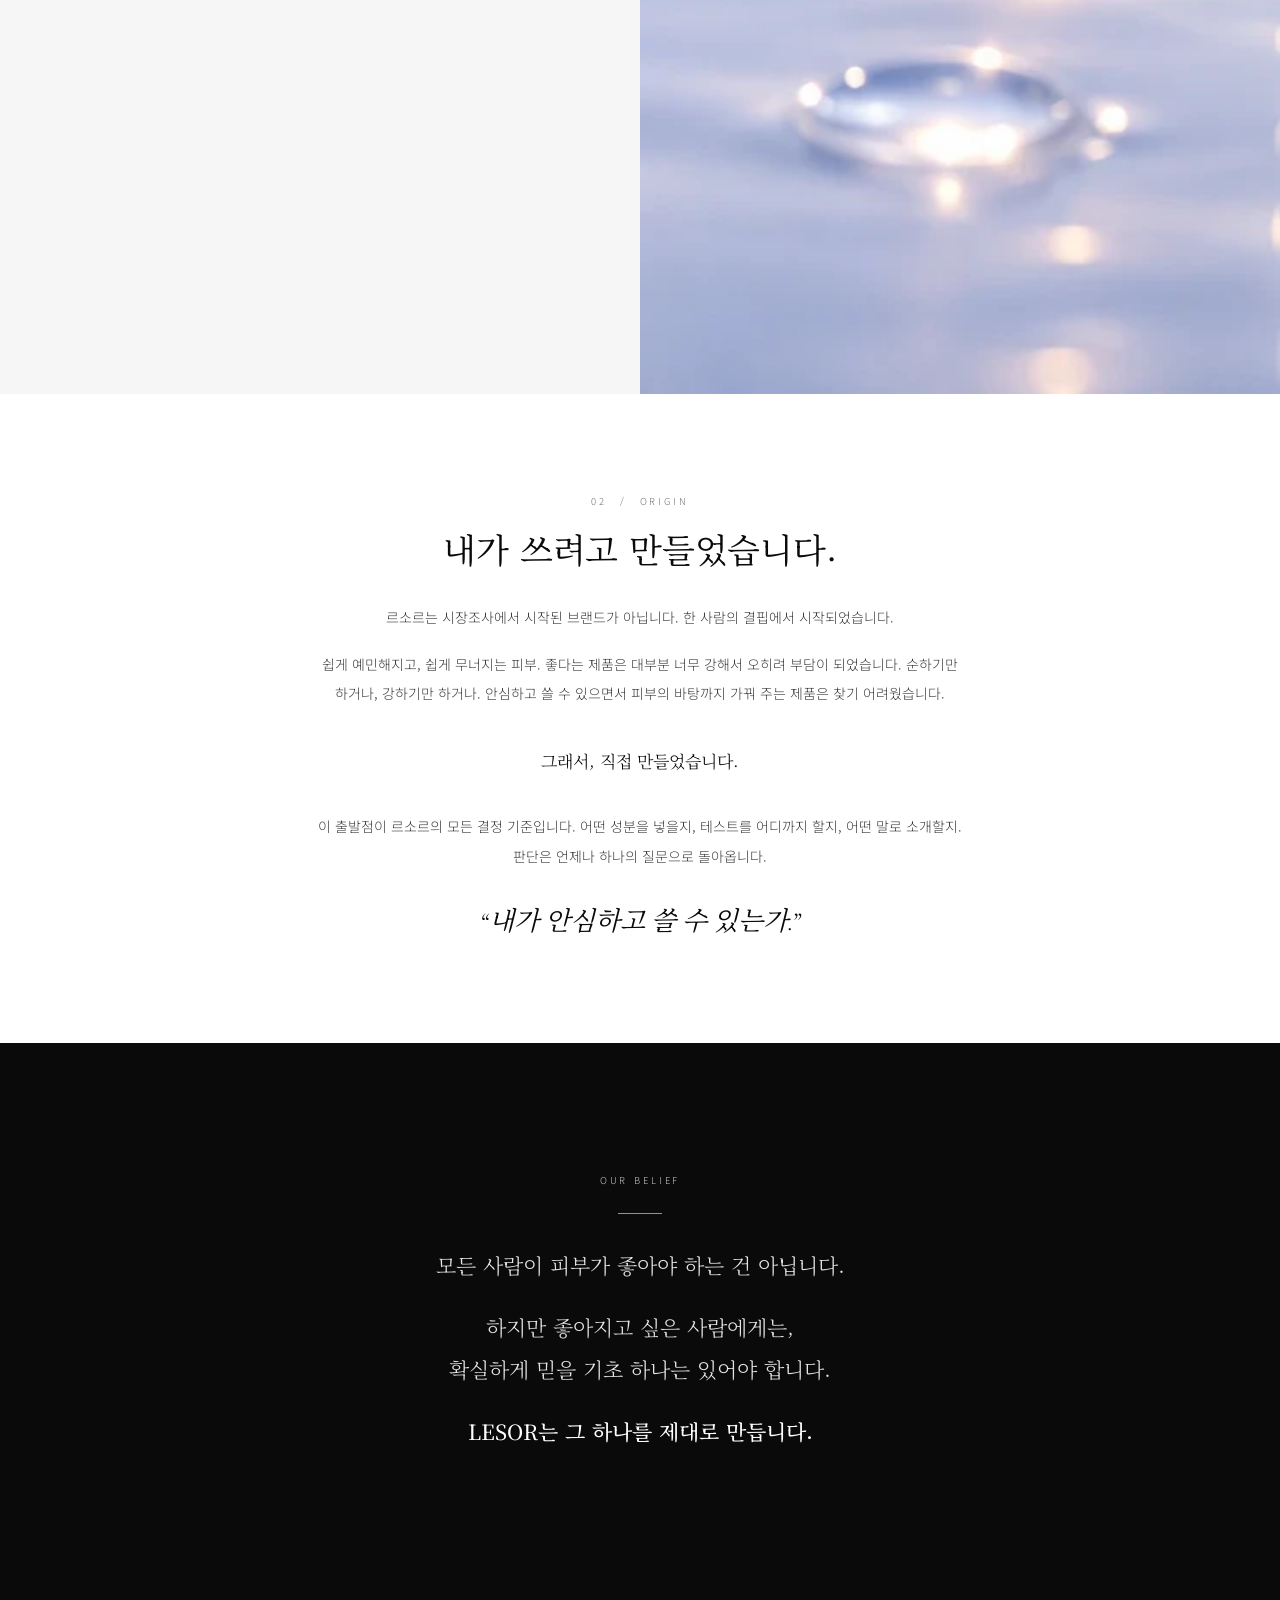
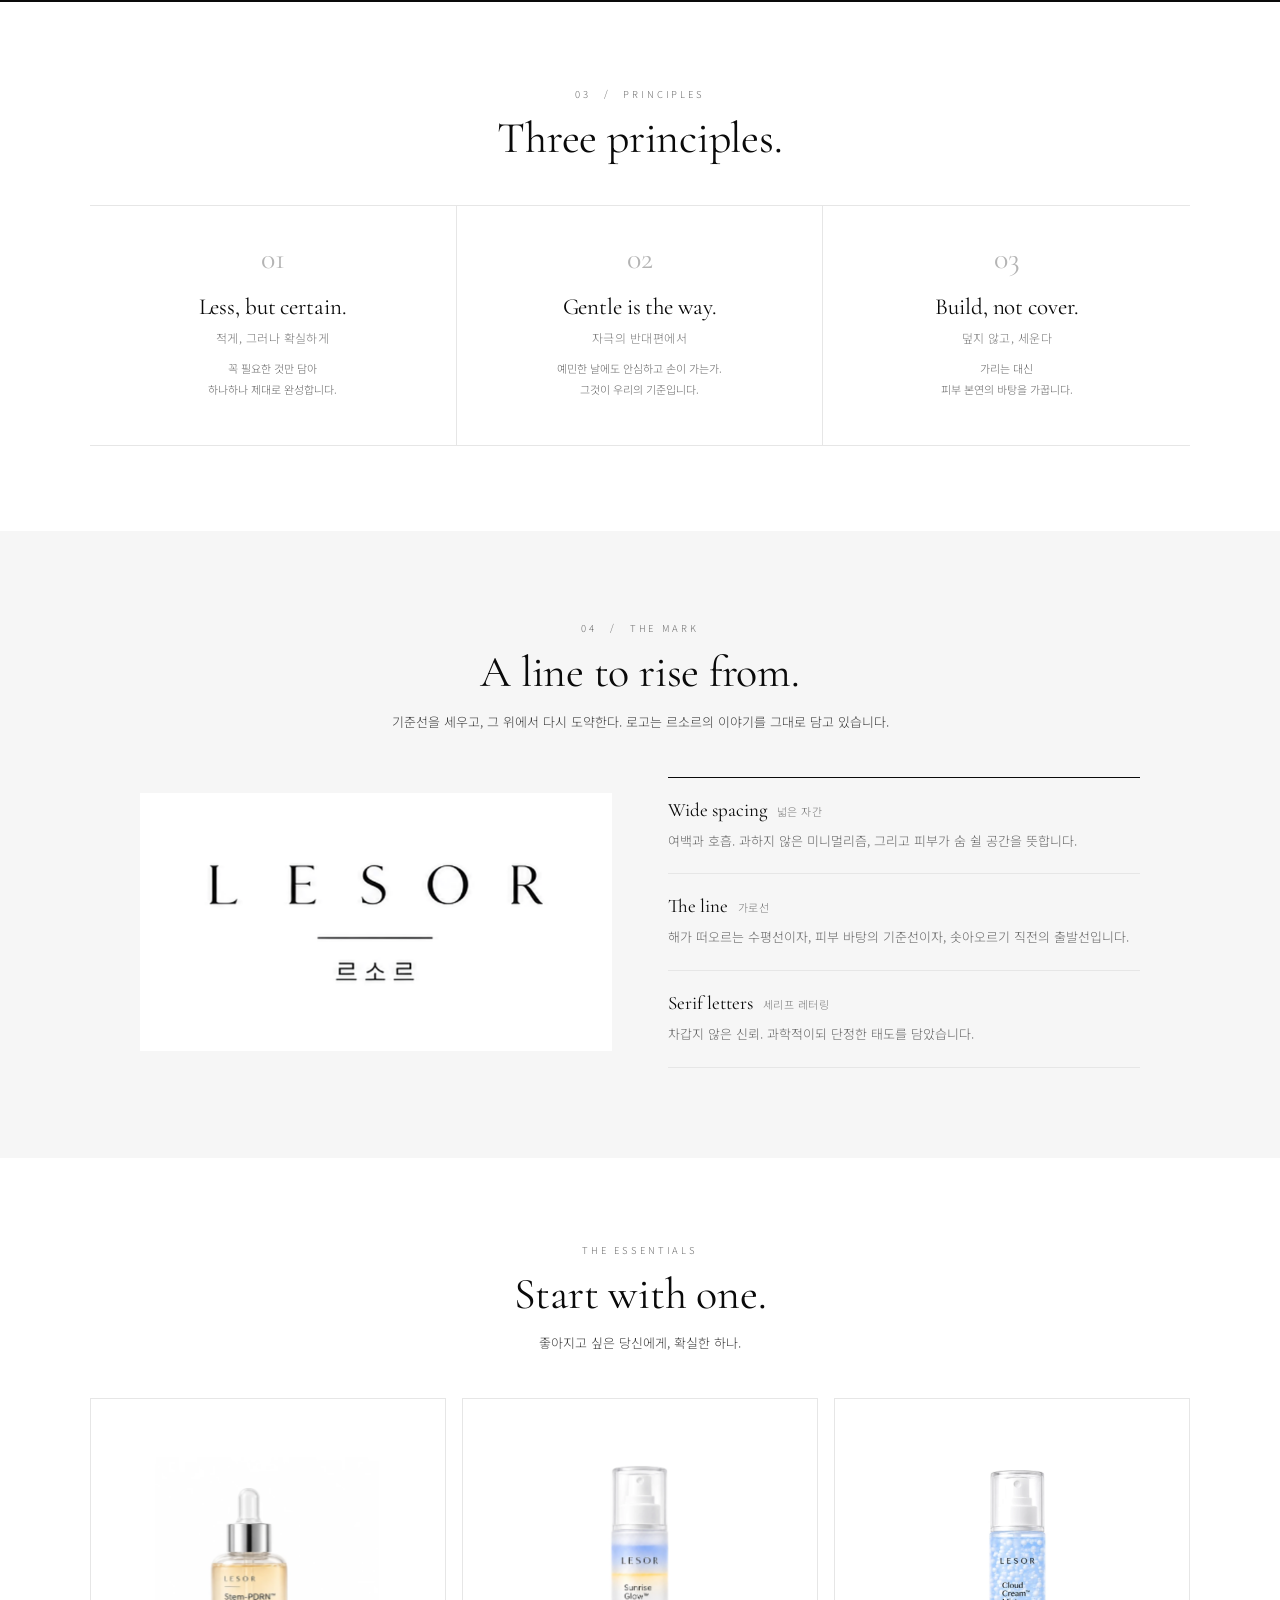
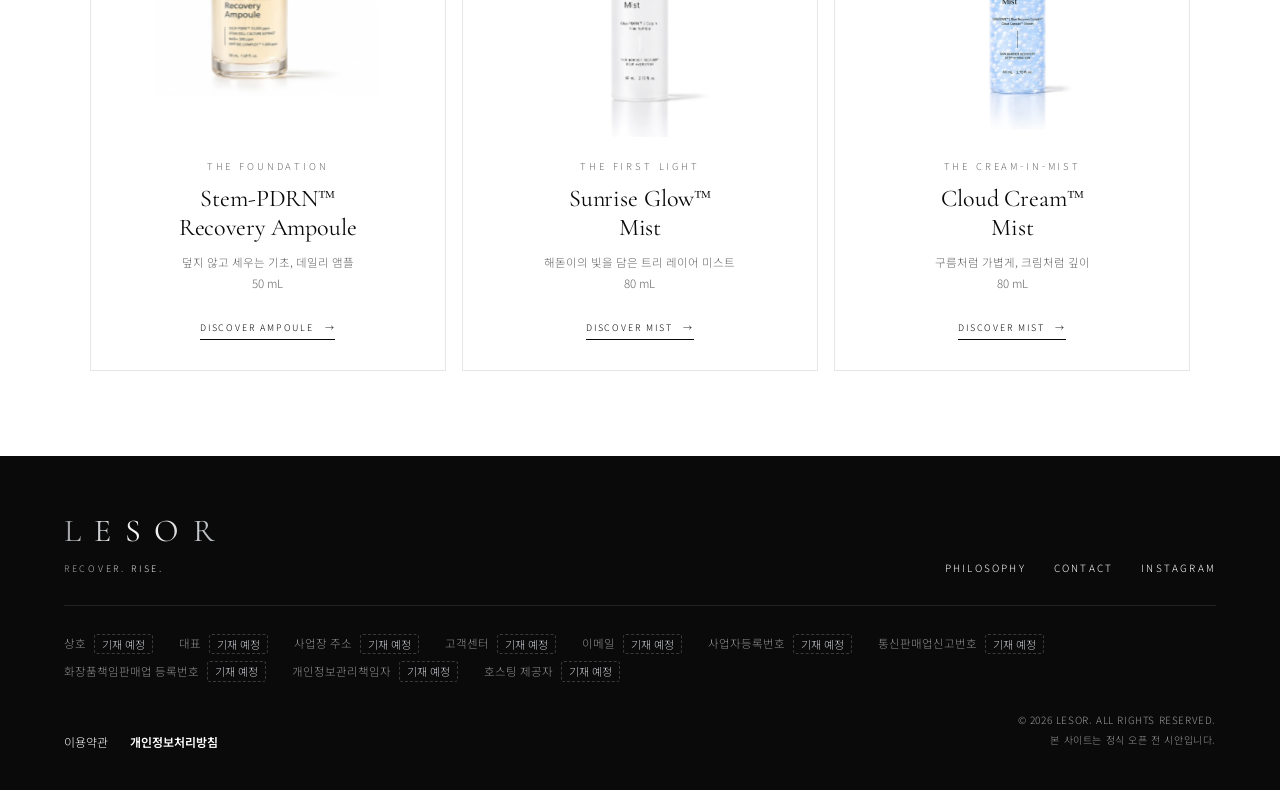
<file: story.html>
<!doctype html>
<html lang="ko">
<head>
<meta charset="utf-8">
<meta name="viewport" content="width=device-width, initial-scale=1">
<title>LESOR 르소르 | Our Story</title>
<meta name="description" content="르소르(l’essor)는 프랑스어로 다시 솟아오르는 순간을 뜻합니다. 르소르가 시작된 이유와 우리가 믿는 것.">
<meta name="theme-color" content="#0a0a0a">
<meta property="og:type" content="website">
<meta property="og:site_name" content="LESOR 르소르">
<meta property="og:title" content="LESOR 르소르 | Our Story">
<meta property="og:description" content="르소르(l’essor)는 프랑스어로 다시 솟아오르는 순간을 뜻합니다. 르소르가 시작된 이유와 우리가 믿는 것.">
<meta property="og:image" content="images/og-image.jpg">
<meta name="twitter:card" content="summary_large_image">
<link rel="icon" href="favicon.svg" type="image/svg+xml">
<link rel="apple-touch-icon" href="apple-touch-icon.png">
<link rel="preconnect" href="https://fonts.googleapis.com">
<link rel="preconnect" href="https://fonts.gstatic.com" crossorigin>
<link rel="stylesheet" href="https://fonts.googleapis.com/css2?family=Cormorant+Garamond:ital,wght@0,400;0,500;1,400;1,500&family=Noto+Sans+KR:wght@300;400;500&family=Noto+Serif+KR:wght@400;500&display=swap">
<link rel="stylesheet" href="style.css?v=20261117k">
</head>
<body>
<div class="promo">L’ESSOR — THE MOMENT SKIN RISES AGAIN　·　DISCOVER LESOR</div>
<header>
  <a class="logo" href="index.html" aria-label="LESOR 홈"><img src="images/logo.webp" alt="LESOR 르소르" width="1053" height="381"></a>
  <nav class="nav" aria-label="주 메뉴">
    <a href="index.html#shop">ESSENTIALS</a>
    <a href="ampoule.html">AMPOULE</a>
    <a href="mist.html">MIST</a>
    <a href="story.html">PHILOSOPHY</a>
  </nav>
  <div class="right">
    <a class="icon icon-search" href="index.html#shop" aria-label="제품 둘러보기"><svg viewBox="0 0 24 24" aria-hidden="true"><circle cx="11" cy="11" r="6.5"/><path d="M16 16l5 5"/></svg></a>
    <button class="icon" type="button" data-soon="로그인·회원가입은 정식 오픈 시 연결됩니다." aria-label="로그인"><svg viewBox="0 0 24 24" aria-hidden="true"><circle cx="12" cy="8" r="4"/><path d="M4 21c0-4.4 3.6-7 8-7s8 2.600 8 7"/></svg></button>
    <button class="icon" type="button" data-soon="장바구니는 정식 오픈 시 연결됩니다." aria-label="장바구니"><svg viewBox="0 0 24 24" aria-hidden="true"><path d="M5 8h14l-1 13H6L5 8z"/><path d="M9 8V6a3 3 0 0 1 6 0v2"/></svg></button>
  </div>
</header>
<div class="crumb"><a href="index.html">HOME</a>　/　PHILOSOPHY</div>
<main>
<section class="band blue home-hero story-hero"><div class="dawn" aria-hidden="true"><i class="dawn-halo"></i><i class="dawn-sun"></i><i class="dawn-sea"><b></b><b></b></i></div>
  <div class="eyebrow">PHILOSOPHY</div>
  <h1><em>l’essor</em></h1>
  <div class="pron">[ 르소르 ]　프랑스어 · 명사</div>
  <p>새가 날개를 펴고 솟아오르는 순간, 꽃이 만개하는 순간.<br>멈춰 있던 것이 다시 움직이기 시작하는 전환점.</p>
</section>
<section class="split">
  <div class="words"><div class="eyebrow">01　/　THE NAME</div><h2>LE + ESSOR,<br>그 도약.</h2><p>우리가 이야기하는 것은 ‘완벽한 피부’가 아닙니다. 지치고 무너진 피부가 스스로 다시 떠오르는 힘, 회복탄력성입니다.</p><p>그 순간을 프랑스어로 l’essor라 부릅니다. 그리고 우리는 그 이름을 그대로 가져와 르소르가 되었습니다.</p></div>
  <img src="images/story-sunrise.webp" alt="수평선 위로 떠오르는 해" width="372" height="688" loading="lazy">
</section>
<section class="origin">
  <div class="eyebrow">02　/　ORIGIN</div>
  <h2>내가 쓰려고 만들었습니다.</h2>
  <p>르소르는 시장조사에서 시작된 브랜드가 아닙니다. 한 사람의 결핍에서 시작되었습니다.</p>
  <p>쉽게 예민해지고, 쉽게 무너지는 피부. 좋다는 제품은 대부분 너무 강해서 오히려 부담이 되었습니다. 순하기만 하거나, 강하기만 하거나. 안심하고 쓸 수 있으면서 피부의 바탕까지 가꿔 주는 제품은 찾기 어려웠습니다.</p>
  <p class="origin-line">그래서, 직접 만들었습니다.</p>
  <p>이 출발점이 르소르의 모든 결정 기준입니다. 어떤 성분을 넣을지, 테스트를 어디까지 할지, 어떤 말로 소개할지. 판단은 언제나 하나의 질문으로 돌아옵니다.</p>
  <p class="origin-q">“내가 안심하고 쓸 수 있는가.”</p>
</section>
<section class="manifesto">
  <div class="eyebrow">OUR BELIEF</div>
  <blockquote>
    <p>모든 사람이 피부가 좋아야 하는 건 아닙니다.</p>
    <p>하지만 좋아지고 싶은 사람에게는, <br>확실하게 믿을 기초 하나는 있어야 합니다.</p>
    <p><strong>LESOR는 그 하나를 제대로 만듭니다.</strong></p>
  </blockquote>
</section>
<section class="points">
  <div class="section-title"><div class="eyebrow">03　/　PRINCIPLES</div><h2>Three principles.</h2></div>
  <div class="cards">
    <article class="card"><div class="num">01</div><h3>Less, but certain.</h3><div class="card-kr">적게, 그러나 확실하게</div><p>꼭 필요한 것만 담아<br>하나하나 제대로 완성합니다.</p></article>
    <article class="card"><div class="num">02</div><h3>Gentle is the way.</h3><div class="card-kr">자극의 반대편에서</div><p>예민한 날에도 안심하고 손이 가는가.<br>그것이 우리의 기준입니다.</p></article>
    <article class="card"><div class="num">03</div><h3>Build, not cover.</h3><div class="card-kr">덮지 않고, 세운다</div><p>가리는 대신<br>피부 본연의 바탕을 가꿉니다.</p></article>
  </div>
</section>
<section class="logo-story">
  <div class="section-title"><div class="eyebrow">04　/　THE MARK</div><h2>A line to rise from.</h2><p class="section-sub">기준선을 세우고, 그 위에서 다시 도약한다. 로고는 르소르의 이야기를 그대로 담고 있습니다.</p></div>
  <div class="logo-story-grid">
    <div class="logo-plate"><img src="images/logo.webp" alt="LESOR 르소르 로고" width="1053" height="381" loading="lazy"></div>
    <dl>
      <div><dt>Wide spacing<span>넓은 자간</span></dt><dd>여백과 호흡. 과하지 않은 미니멀리즘, 그리고 피부가 숨 쉴 공간을 뜻합니다.</dd></div>
      <div><dt>The line<span>가로선</span></dt><dd>해가 떠오르는 수평선이자, 피부 바탕의 기준선이자, 솟아오르기 직전의 출발선입니다.</dd></div>
      <div><dt>Serif letters<span>세리프 레터링</span></dt><dd>차갑지 않은 신뢰. 과학적이되 단정한 태도를 담았습니다.</dd></div>
    </dl>
  </div>
</section>
<section class="points" id="shop">
  <div class="section-title"><div class="eyebrow">THE ESSENTIALS</div><h2>Start with one.</h2><p class="section-sub">좋아지고 싶은 당신에게, 확실한 하나.</p></div>
  <div class="related-grid shop-grid">
    <a href="ampoule.html"><img src="images/product-ampoule.webp" alt="Stem-PDRN Recovery Ampoule" width="972" height="1296" loading="lazy"><div><div class="eyebrow">THE FOUNDATION</div><h3>Stem-PDRN™<br>Recovery Ampoule</h3><p>덮지 않고 세우는 기초, 데일리 앰플<br>50 mL</p><em>DISCOVER AMPOULE　→</em></div></a>
    <a href="mist-sunrise-glow.html"><img src="images/product-mist-sunrise.webp" alt="Sunrise Glow Mist" width="1086" height="1448" loading="lazy"><div><div class="eyebrow">THE FIRST LIGHT</div><h3>Sunrise Glow™<br>Mist</h3><p>해돋이의 빛을 담은 트리 레이어 미스트<br>80 mL</p><em>DISCOVER MIST　→</em></div></a>
    <a href="mist-cloud-cream.html"><img src="images/product-mist-cloud.webp" alt="Cloud Cream Mist" width="810" height="1080" loading="lazy"><div><div class="eyebrow">THE CREAM-IN-MIST</div><h3>Cloud Cream™<br>Mist</h3><p>구름처럼 가볍게, 크림처럼 깊이<br>80 mL</p><em>DISCOVER MIST　→</em></div></a>
  </div>
</section>
</main>
<footer id="contact">
  <div class="foot-top">
    <div>
      <div class="footlogo">LESOR</div>
      <div class="foot-tag">RECOVER. RISE.</div>
    </div>
    <nav class="foot-links" aria-label="하단 메뉴">
      <a href="story.html">PHILOSOPHY</a>
      <a href="#contact">CONTACT</a>
      <button type="button" data-soon="공식 인스타그램 계정은 준비 중입니다.">INSTAGRAM</button>
    </nav>
  </div>
  <dl class="biz">
    <div><dt>상호</dt><dd><span class="tbd">기재 예정</span></dd></div>
    <div><dt>대표</dt><dd><span class="tbd">기재 예정</span></dd></div>
    <div><dt>사업장 주소</dt><dd><span class="tbd">기재 예정</span></dd></div>
    <div><dt>고객센터</dt><dd><span class="tbd">기재 예정</span></dd></div>
    <div><dt>이메일</dt><dd><span class="tbd">기재 예정</span></dd></div>
    <div><dt>사업자등록번호</dt><dd><span class="tbd">기재 예정</span></dd></div>
    <div><dt>통신판매업신고번호</dt><dd><span class="tbd">기재 예정</span></dd></div>
    <div><dt>화장품책임판매업 등록번호</dt><dd><span class="tbd">기재 예정</span></dd></div>
    <div><dt>개인정보관리책임자</dt><dd><span class="tbd">기재 예정</span></dd></div>
    <div><dt>호스팅 제공자</dt><dd><span class="tbd">기재 예정</span></dd></div>
  </dl>
  <div class="foot-bottom">
    <div class="foot-policy">
      <button type="button" data-soon="이용약관은 정식 오픈 시 게시됩니다.">이용약관</button>
      <button type="button" data-soon="개인정보처리방침은 정식 오픈 시 게시됩니다."><strong>개인정보처리방침</strong></button>
    </div>
    <div class="footnote">© 2026 LESOR. ALL RIGHTS RESERVED.<br>본 사이트는 정식 오픈 전 시안입니다.</div>
  </div>
</footer>
<div class="toast" role="status" aria-live="polite"></div>
<script src="site.js?v=20261117k"></script>
</body>
</html>
</file>
<file: style.css>
:root{--ink:#191919;--muted:#777;--line:#e6e6e6;--cream:#f6f6f6;--blue:#e9eef8;--gold:#bdbdbd;--serif:"Times New Roman",Georgia,serif}
*{box-sizing:border-box}html{scroll-behavior:smooth}body{margin:0;color:var(--ink);background:#fff;font-family:Arial,"Noto Sans KR",sans-serif;font-weight:300}a{color:inherit;text-decoration:none}img{display:block;max-width:100%;height:auto}
.promo{height:30px;background:#0a0a0a;color:#fff;text-align:center;padding:8px 10px;font-size:9px;letter-spacing:.2em}
header{min-height:140px;padding:13px 5vw 16px;border-bottom:1px solid #eee;display:flex;flex-direction:column;align-items:center;justify-content:center;gap:8px;background:rgba(255,255,255,.98);position:sticky;top:0;z-index:10}
.logo{display:flex;align-items:center;justify-content:center;width:100%;height:78px}.logo img{display:block;width:222px;height:80px;object-fit:contain}.nav{display:flex;justify-content:center;gap:35px;font-size:10px;letter-spacing:.16em}.right{position:absolute;right:5vw;top:30px;display:flex;gap:6px}
.crumb{padding:22px 5vw;color:#999;font-size:10px;letter-spacing:.1em}
.hero{display:grid;grid-template-columns:1.08fr .92fr;min-height:690px}
.visual{background:linear-gradient(135deg,#ededed,#f7f7f7 65%,#eceef2);display:flex;align-items:center;justify-content:center;position:relative;overflow:hidden;padding:45px}
.visual img{height:590px;width:90%;object-fit:contain;mix-blend-mode:multiply}
.visual .vertical{position:absolute;left:30px;bottom:35px;font-size:9px;letter-spacing:.25em;writing-mode:vertical-rl;color:#777}
.copy{padding:85px 8vw 65px 7vw;display:flex;flex-direction:column;justify-content:center}
.eyebrow{font-size:9px;letter-spacing:.24em;color:#888}.copy h1{font:normal clamp(36px,4.1vw,58px)/1.08 var(--serif);letter-spacing:-.025em;margin:18px 0 10px}.kr{font-size:13px;color:#777;margin-bottom:28px}
.lead{font-size:14px;line-height:2;color:#555;max-width:480px}.chips{display:flex;flex-wrap:wrap;gap:7px;margin:25px 0 30px}.chip{border:1px solid #dcdcdc;border-radius:30px;padding:7px 12px;font-size:10px;color:#777}
.spec{border-top:1px solid var(--line);padding:17px 0}.spec small{display:block;font-size:9px;letter-spacing:.2em;color:#999;margin-bottom:10px}.spec div{font-size:12px;line-height:1.9}
.buy{display:flex;gap:10px;margin-top:22px}.buy button{height:50px;border:0;cursor:pointer}.cart{flex:1;background:#0a0a0a;color:#fff;font-size:10px;letter-spacing:.2em}.wish{width:52px;background:#f2f2f2;font-size:18px}.price{font:normal 18px var(--serif)}
.band{padding:92px 8vw;text-align:center;background:#f6f6f6}.band.blue{background:linear-gradient(115deg,#e7edf8,#f6f1e9)}.band h2{font:normal clamp(32px,4vw,48px) var(--serif);margin:14px 0}.band p{font-size:13px;line-height:2;color:#666;max-width:650px;margin:0 auto}
.split{display:grid;grid-template-columns:1fr 1fr;min-height:520px}.split img{width:100%;height:100%;object-fit:cover}.split .words{padding:8vw;display:flex;flex-direction:column;justify-content:center;background:#fafafa}.words h2{font:normal clamp(32px,4vw,50px)/1.12 var(--serif);margin:15px 0 22px}.words p{font-size:13px;line-height:2;color:#666;max-width:440px}
.points{padding:85px 7vw}.section-title{text-align:center;margin-bottom:42px}.section-title h2{font:normal 36px var(--serif);margin:12px 0}.cards{display:grid;grid-template-columns:repeat(3,1fr);border-top:1px solid var(--line);border-bottom:1px solid var(--line)}.card{text-align:center;padding:34px 24px;border-right:1px solid var(--line)}.card:last-child{border:0}.num{font:normal 28px var(--serif);color:#8c8c8c}.card h3{font:normal 20px var(--serif);margin:16px 0 10px}.card p{font-size:11px;color:#888;line-height:1.9}
.ingredient{background:#f7f7f6;padding:90px 7vw}.ingredient-grid{display:grid;grid-template-columns:repeat(4,1fr);gap:12px}.ingredient-item{background:white;padding:25px;min-height:175px}.ingredient-item span{font:normal 26px var(--serif);color:#8c8c8c}.ingredient-item h3{font:normal 18px var(--serif);margin:20px 0 8px}.ingredient-item p{font-size:11px;line-height:1.8;color:#888}
.how{padding:85px 7vw}.how-grid{display:grid;grid-template-columns:repeat(3,1fr);gap:12px}.how-item{background:#f6f6f6;padding:30px}.how-item b{font:normal 20px var(--serif)}.how-item p{font-size:12px;color:#777;line-height:1.9}
.editorial{padding:80px 5vw}.editorial h2{text-align:center;font:normal 36px var(--serif);margin:0 0 10px}.editorial .caption{text-align:center;font-size:9px;letter-spacing:.2em;color:#999;margin-bottom:38px}.poster{width:100%;height:auto;margin:0 auto 22px}
.related{padding:75px 7vw;background:#f7f7f7}.related-grid{display:grid;grid-template-columns:1fr 1fr;gap:18px}.related a{background:#fff;padding:28px;display:grid;grid-template-columns:42% 58%;align-items:center;min-height:260px}.related img{height:220px;width:100%;object-fit:contain}.related h3{font:normal 25px var(--serif);margin:0 0 10px}.related p{font-size:11px;line-height:1.8;color:#888}.related em{font-style:normal;font-size:9px;letter-spacing:.16em;border-bottom:1px solid #aaa;padding-bottom:5px}
footer{background:#0a0a0a;color:#eee;padding:55px 5vw 40px}.footlogo{font:normal 27px var(--serif);letter-spacing:.34em}.footnote{font-size:10px;line-height:2;color:#aaa;text-align:right;letter-spacing:.06em}
@media(max-width:800px){header{min-height:120px;padding:8px 18px 12px;gap:5px}.logo{height:62px}.logo img{width:176px;height:64px}.nav{gap:16px;font-size:8px}.right{top:20px;right:10px;gap:0}.hero{grid-template-columns:1fr}.visual{min-height:490px;padding:25px}.visual img{height:450px}.copy{padding:55px 8vw}.split{grid-template-columns:1fr}.split img{min-height:300px;max-height:460px}.cards{grid-template-columns:1fr}.card{border-right:0;border-bottom:1px solid var(--line)}.ingredient-grid{grid-template-columns:1fr 1fr}.how-grid{grid-template-columns:1fr}.related-grid{grid-template-columns:1fr}.footnote{text-align:left}}
@media(max-width:480px){.promo{font-size:8px}.logo img{width:158px;height:57px}.nav{gap:13px;font-size:7px}.crumb{padding:16px 18px}.visual{min-height:430px}.visual img{height:400px}.copy h1{font-size:39px}.band{padding:70px 22px}.points,.ingredient,.how{padding:65px 20px}.ingredient-grid{gap:8px}.ingredient-item{padding:18px;min-height:160px}.editorial{padding:60px 14px}}

/* ── 보완 추가분 ───────────────────────────── */
button{font:inherit;color:inherit}
[id]{scroll-margin-top:calc(var(--hh,140px) + 64px)}
.icon{width:38px;height:38px;display:grid;place-items:center;background:none;border:0;padding:0;cursor:pointer;border-radius:50%}
.icon:hover{background:#f2f2f2}
.icon svg{width:19px;height:19px;fill:none;stroke:#191919;stroke-width:1.3;stroke-linecap:round;stroke-linejoin:round}
.crumb a:hover,.nav a:hover{color:#191919;text-decoration:underline;text-underline-offset:5px}
.home-hero{padding:115px 8vw}.home-hero h1{font:normal clamp(36px,4.6vw,56px)/1.12 var(--serif);margin:14px 0}
.shop-grid a{border:1px solid var(--line)}
.price-note{display:block;font:300 11px Arial,"Noto Sans KR",sans-serif;color:#999;margin-top:4px}

.tabs{position:sticky;top:var(--hh,140px);z-index:9;display:flex;justify-content:center;background:#fff;border-top:1px solid var(--line);border-bottom:1px solid var(--line)}
.tabs a{flex:0 1 220px;text-align:center;padding:19px 8px;font-size:13px;color:#888;border-bottom:2px solid transparent;margin-bottom:-1px;white-space:nowrap}
.tabs a.on{color:var(--ink);border-bottom-color:var(--ink);font-weight:500}
.tabs span{font-size:11px;color:#aaa}

.official{padding:64px 5vw 56px;background:#fff}
.official-box{max-width:1080px;margin:0 auto;border:7px solid;border-image:linear-gradient(90deg,#8d93b4,#c6cce8 50%,#7f85a6) 1;display:grid;grid-template-columns:minmax(150px,270px) 1fr;gap:5%;align-items:center;padding:52px 6%}
.official-box img{width:100%;height:auto}
.official-eyebrow{font:normal 13px var(--serif);letter-spacing:.34em;color:#555}
.official h2{font-size:clamp(20px,2.7vw,31px);font-weight:500;line-height:1.4;margin:16px 0 22px;word-break:keep-all}
.official h2 strong{color:#565d85;font-weight:600}
.official p{font-size:clamp(12.5px,1.35vw,15px);line-height:1.85;color:#444;margin:0 0 14px;word-break:keep-all}
.official p:last-child{margin:0}

.disclaimer{text-align:center;font-size:11px;color:#999;margin:26px 0 0}

.info{padding:90px 7vw;border-top:1px solid var(--line)}
.info-table{width:100%;max-width:960px;margin:0 auto;border-collapse:collapse;border-top:1px solid var(--ink);font-size:13px;line-height:1.85}
.info-table th,.info-table td{padding:15px 18px;border-bottom:1px solid var(--line);text-align:left;vertical-align:top}
.info-table th{width:230px;background:#fafafa;font-weight:400;color:#555}
.info-table td{color:#333;word-break:keep-all}
.info-table small{display:block;font-size:11px;color:#999}
.tbd{display:inline-block;font-size:11px;line-height:1.5;color:#666666;background:#f3f3f3;border:1px dashed #bdbdbd;border-radius:3px;padding:1px 7px}

.board{padding:85px 7vw;border-top:1px solid var(--line)}.board.alt{background:#fafafa}
.empty{max-width:960px;margin:0 auto;text-align:center;padding:52px 20px;border-top:1px solid var(--ink);border-bottom:1px solid var(--line)}
.empty p{font-size:14px;color:#555;margin:0 0 8px}.empty small{display:block;font-size:12px;color:#999}
.ghost{margin-top:24px;height:44px;padding:0 28px;background:#fff;border:1px solid var(--ink);font-size:12px;letter-spacing:.06em;cursor:pointer}
.ghost:hover{background:var(--ink);color:#fff}

.policy{padding:85px 7vw;border-top:1px solid var(--line)}
.policy-grid{max-width:960px;margin:0 auto;display:grid;grid-template-columns:1fr 1fr;gap:44px}
.policy h3{font-size:15px;font-weight:500;margin:0 0 14px;padding-bottom:13px;border-bottom:1px solid var(--ink)}
.policy dl{margin:0}.policy dl div{padding:13px 0;border-bottom:1px solid var(--line)}
.policy dt{font-size:12px;color:#888;margin-bottom:5px}.policy dd{margin:0;font-size:13px;line-height:1.85;color:#333;word-break:keep-all}

.foot-top{display:flex;justify-content:space-between;align-items:flex-end;gap:24px;padding-bottom:30px;border-bottom:1px solid #3a3b3f}
.foot-tag{font-size:9px;letter-spacing:.2em;color:#aaa;margin-top:12px}
.foot-links{display:flex;gap:28px;font-size:10px;letter-spacing:.16em}
.foot-links button,.foot-policy button{background:none;border:0;padding:0;cursor:pointer;letter-spacing:inherit;font-size:inherit}
.foot-links a:hover,.foot-links button:hover,.foot-policy button:hover{color:#fff;text-decoration:underline;text-underline-offset:5px}
.biz{display:flex;flex-wrap:wrap;gap:7px 26px;margin:28px 0;font-size:11.5px;line-height:1.7;color:#aaa}
.biz div{display:flex;gap:8px;align-items:center}.biz dt{color:#777}.biz dd{margin:0}
footer .tbd{background:transparent;color:#bdbdbd;border-color:#4a4a4a}
.foot-bottom{display:flex;justify-content:space-between;align-items:flex-end;gap:24px}
.foot-policy{display:flex;gap:22px;font-size:12px;color:#ccc}.foot-policy strong{font-weight:600;color:#fff}

.toast{position:fixed;left:50%;bottom:34px;transform:translate(-50%,20px);background:#0a0a0a;color:#fff;font-size:13px;padding:14px 24px;border-radius:4px;opacity:0;pointer-events:none;transition:.25s;z-index:30;max-width:calc(100vw - 32px);text-align:center;box-shadow:0 8px 28px rgba(0,0,0,.18)}
.toast.show{opacity:1;transform:translate(-50%,0)}

:focus-visible{outline:2px solid #565d85;outline-offset:3px}

@media(max-width:800px){
.icon{width:34px;height:34px}.icon svg{width:17px;height:17px}
.tabs{justify-content:stretch}.tabs a{flex:1 1 0;font-size:12px;padding:16px 4px}
.official{padding:36px 16px 30px}
.official-box{grid-template-columns:1fr;text-align:center;padding:30px 20px 34px;gap:18px;border-width:5px}
.official-box img{width:170px;margin:0 auto}
.official-eyebrow{font-size:10px;letter-spacing:.26em}
.official p br{display:none}
.info,.board,.policy{padding:65px 20px}
.info-table,.info-table tbody,.info-table tr,.info-table th,.info-table td{display:block;width:100%}
.info-table th{border-bottom:0;padding:11px 14px}.info-table td{padding:12px 14px 16px}
.policy-grid{grid-template-columns:1fr;gap:36px}
.foot-top,.foot-bottom{flex-direction:column;align-items:flex-start}
.biz{flex-direction:column;gap:5px}
}
@media(max-width:480px){
.icon-search{display:none}
.home-hero{padding:80px 22px}
.tabs a{font-size:11.5px}.tabs span{display:none}
}
.logo img{mix-blend-mode:multiply}
@media(max-width:360px){.logo img{width:138px;height:50px}.icon{width:30px;height:30px}.right{right:6px}}
.ingredient-grid.cols-3{grid-template-columns:repeat(3,1fr)}
.poster.tall{max-width:760px}
.editorial a{display:block}
.guide{width:100%;height:auto;margin-top:28px}
.related img.brand-mark{height:auto;max-height:120px;padding:0 8%}
@media(max-width:800px){.ingredient-grid.cols-3{grid-template-columns:1fr 1fr}}

/* ── 브랜드 스토리·문구 개편 ─────────────────── */
.nav{margin-top:16px}
header{padding-bottom:22px}
.section-sub{font-size:13px;line-height:1.9;color:#777;margin:0 auto;max-width:560px;word-break:keep-all}
.card-kr{font-size:12px;letter-spacing:.04em;color:#8c8c8c;margin:-2px 0 12px}
.band p,.words p,.lead{word-break:keep-all}
.words p+p{margin-top:14px}

.shop-grid a{background:#fff;padding:28px;display:grid;grid-template-columns:42% 58%;align-items:center;min-height:280px}
.shop-grid img{height:240px;width:100%;object-fit:contain;mix-blend-mode:multiply}
.shop-grid h3{font:normal 25px/1.2 var(--serif);margin:10px 0}
.shop-grid p{font-size:11.5px;line-height:1.8;color:#888}
.shop-grid em{font-style:normal;font-size:9px;letter-spacing:.16em;border-bottom:1px solid #aaa;padding-bottom:5px}

.manifesto{background:#0a0a0a;color:#f3f1ec;text-align:center;padding:110px 8vw}
.manifesto .eyebrow{color:#b9a476}
.manifesto blockquote{margin:30px auto 0;max-width:720px}
.manifesto p{font-size:clamp(16px,2vw,21px);line-height:1.9;font-weight:300;margin:0 0 20px;word-break:keep-all;color:#d8d5cf}
.manifesto strong{font-weight:500;color:#fff}
.more{display:inline-block;margin-top:26px;font-size:10px;letter-spacing:.2em;border-bottom:1px solid #8d8a84;padding-bottom:6px;color:#f3f1ec}
.more:hover{border-color:#fff}

.story-hero h1 em{font-style:italic;font-size:1.25em;letter-spacing:.01em}
.pron{font-size:11px;letter-spacing:.14em;color:#888;margin:-4px 0 22px}
.origin{max-width:720px;margin:0 auto;padding:100px 24px;text-align:center}
.origin h2{font-size:clamp(24px,3.2vw,34px);font-weight:400;margin:16px 0 30px;word-break:keep-all}
.origin p{font-size:14px;line-height:2.1;color:#555;margin:0 0 18px;word-break:keep-all}
.origin .origin-line{font-size:17px;color:var(--ink);margin:34px 0}
.origin .origin-q{font:italic normal clamp(20px,2.6vw,26px)/1.6 var(--serif);color:var(--ink);margin:30px 0 0}

.logo-story{padding:90px 7vw;background:#f6f6f6}
.logo-story-grid{max-width:1000px;margin:0 auto;display:grid;grid-template-columns:1fr 1fr;gap:56px;align-items:center}
.logo-plate{background:#fff;padding:64px 12%;display:grid;place-items:center}
.logo-plate img{width:100%;mix-blend-mode:multiply}
.logo-story dl{margin:0}
.logo-story dl div{padding:20px 0;border-bottom:1px solid var(--line)}
.logo-story dl div:first-child{border-top:1px solid var(--ink)}
.logo-story dt{font:normal 19px var(--serif);margin-bottom:8px}
.logo-story dt span{font:300 11px Arial,"Noto Sans KR",sans-serif;color:#8c8c8c;margin-left:10px;letter-spacing:.04em}
.logo-story dd{margin:0;font-size:13px;line-height:1.9;color:#666;word-break:keep-all}

@media(max-width:800px){
.nav{margin-top:10px}header{padding-bottom:16px}
.shop-grid a{grid-template-columns:38% 62%;padding:20px;min-height:220px}.shop-grid img{height:190px}.shop-grid h3{font-size:21px}
.manifesto{padding:80px 26px}.manifesto p br{display:none}
.origin{padding:72px 24px}
.logo-story{padding:65px 20px}.logo-story-grid{grid-template-columns:1fr;gap:30px}.logo-plate{padding:44px 16%}
}
.shop-grid h3{font-size:20px;line-height:1.3;margin:10px 0 8px}
.shop-grid img{height:250px}
@media(max-width:800px){.shop-grid h3{font-size:17px}.shop-grid img{height:190px}}

/* ── 디자인 개편: 서체·컬러 ───────────────────── */
:root{--ink:#0a0a0a;--dark:#0a0a0a;--muted:#777777;--line:#e6e6e6;--ivory:#f6f6f6;--gold:#8c8c8c;--dawn:linear-gradient(118deg,#dde5f4 0%,#efeaea 52%,#f7ead8 100%);
--serif:"Cormorant Garamond","Noto Serif KR","Times New Roman",serif;--sans:"Noto Sans KR","Apple SD Gothic Neo",Arial,sans-serif}
body{font-family:var(--sans);background:#ffffff;-webkit-font-smoothing:antialiased;text-rendering:optimizeLegibility}
.price-note,.logo-story dt span{font-family:var(--sans)}
h1,h2,h3{font-weight:400;letter-spacing:-.005em}

.promo{background:var(--dark);letter-spacing:.26em;font-size:9px;color:#f2f2f2}
header{border-bottom:1px solid var(--line);background:#ffffff;backdrop-filter:blur(8px)}
.nav{gap:44px;font-size:10.5px;letter-spacing:.24em;margin-top:18px;color:#1a1a1a}
.nav a{padding-bottom:6px;border-bottom:1px solid transparent;transition:border-color .2s,color .2s}
.nav a:hover{color:var(--ink);border-bottom-color:var(--gold);text-decoration:none}
.crumb{color:#9a9a9a;letter-spacing:.16em}
.eyebrow{color:var(--gold);letter-spacing:.3em;font-size:9.5px}

.band{background:var(--ivory)}
.band.blue{background:var(--dawn)}
.home-hero{padding:150px 8vw 140px}
.home-hero .eyebrow::after{content:"";display:block;width:44px;height:1px;background:var(--ink);opacity:.55;margin:26px auto 4px}
.home-hero h1{font-size:clamp(46px,6.4vw,84px);line-height:1.04;margin:18px 0 22px}
.home-hero p{font-size:14px;color:#555555}
.band h2{font-size:clamp(34px,4.4vw,54px);line-height:1.12}
.section-title h2,.editorial h2{font-size:clamp(32px,3.6vw,44px);line-height:1.15}
.words h2{font-size:clamp(34px,4.2vw,56px)}
.copy h1{font-size:clamp(40px,4.6vw,64px);line-height:1.04}
.card h3,.how-item b{font-size:23px}.ingredient-item h3{font-size:21px}
.num,.ingredient-item span{color:var(--gold);font-size:30px}
.card-kr,.logo-story dt span{color:var(--gold)}
.shop-grid h3,.related h3{font-size:24px;line-height:1.2}
.shop-grid a,.related a{transition:box-shadow .25s,transform .25s}
.shop-grid a:hover,.related a:hover{box-shadow:0 14px 40px rgba(0,0,0,.08);transform:translateY(-2px)}
.shop-grid em,.related em{letter-spacing:.2em;border-bottom-color:var(--gold)}
.points,.how,.editorial,.info,.board,.policy{background:#ffffff}
.ingredient,.related,.board.alt,.logo-story{background:var(--ivory)}
.split .words{background:var(--ivory)}
.how-item{background:var(--ivory)}
.visual{background:linear-gradient(135deg,#ededed,#fafafa 62%,#eceef2)}
.chip{border-color:#dcdcdc;color:#777777;letter-spacing:.08em}
.cart{background:var(--dark);letter-spacing:.26em}.wish{background:#f2f2f2}
.tabs a.on{border-bottom-color:var(--gold)}
.info-table,.empty,.policy h3,.logo-story dl div:first-child{border-top-color:var(--ink)}
.info-table th{background:var(--ivory)}

.manifesto{background:var(--dark);padding:130px 8vw}
.manifesto .eyebrow{color:#c9ccd1}
.manifesto .eyebrow::after{content:"";display:block;width:44px;height:1px;background:#c9ccd1;opacity:.7;margin:26px auto 0}
.manifesto p{font-family:"Noto Serif KR",var(--serif);font-size:clamp(16px,1.9vw,21px);line-height:2}
.more{color:#f2f2f2;border-bottom-color:#8f9296}
.origin h2{font-family:"Noto Serif KR",var(--serif);font-size:clamp(24px,3vw,34px)}
.origin .origin-line{font-family:"Noto Serif KR",var(--serif)}
.story-hero h1 em{font-size:1.15em}

footer{background:var(--dark)}
.footlogo{letter-spacing:.42em;font-size:26px}
.foot-tag{color:#c9ccd1;letter-spacing:.3em}
.foot-top{border-bottom-color:#262626}
.foot-links{letter-spacing:.22em}
.toast{background:var(--dark)}
:focus-visible{outline-color:var(--gold)}

@media(max-width:800px){
.nav{gap:18px;font-size:8.5px;letter-spacing:.18em;margin-top:12px}
.home-hero{padding:96px 24px 90px}
.manifesto{padding:90px 26px}
.card h3,.how-item b{font-size:21px}
}
@media(max-width:480px){.nav{gap:13px;font-size:7.5px;letter-spacing:.14em}.home-hero h1{font-size:46px}.copy h1{font-size:42px}}
header{background:#ffffff;backdrop-filter:none}
@media(max-width:480px){.promo{font-size:7.5px;letter-spacing:.13em;white-space:nowrap;overflow:hidden;padding:9px 6px}}

/* ── 모션·에디토리얼 연출 ─────────────────────── */
header{transition:min-height .35s ease,padding .35s ease}
.logo,.logo img{transition:width .35s ease,height .35s ease}
.scrolled header{min-height:104px;padding-top:8px;padding-bottom:14px}
.scrolled .logo{height:52px}.scrolled .logo img{width:150px;height:54px}
.scrolled .nav{margin-top:8px}

.home-hero{position:relative;overflow:hidden;isolation:isolate}
.home-hero>*{position:relative;z-index:2}
.home-hero::before{content:"";position:absolute;z-index:0;left:50%;bottom:-34vmin;width:92vmin;height:92vmin;border-radius:50%;transform:translate(-50%,30%);
background:radial-gradient(circle,rgba(255,240,214,.95) 0%,rgba(255,226,190,.55) 34%,rgba(255,226,190,0) 68%);animation:sunrise 3.2s cubic-bezier(.2,.7,.2,1) .2s forwards,breathe 9s ease-in-out 3.4s infinite}
.home-hero::after{content:"";position:absolute;z-index:1;left:0;right:0;bottom:17%;height:1px;background:linear-gradient(90deg,transparent,rgba(28,26,23,.32) 20%,rgba(28,26,23,.32) 80%,transparent);transform:scaleX(0);animation:horizon 2.2s cubic-bezier(.6,0,.2,1) .3s forwards}
@keyframes sunrise{to{transform:translate(-50%,0)}}
@keyframes breathe{0%,100%{opacity:1}50%{opacity:.78}}
@keyframes horizon{to{transform:scaleX(1)}}
.main-hero{min-height:calc(100vh - 170px);display:flex;flex-direction:column;justify-content:center;padding-top:90px;padding-bottom:150px}
.main-hero h1{font-size:clamp(58px,10.5vw,150px);line-height:.96;letter-spacing:-.02em;margin:26px 0 30px}
.main-hero h1 .line{display:block;overflow:hidden;padding-bottom:.08em}
.main-hero h1 .line>span{display:block;transform:translateY(105%);animation:lineup 1.1s cubic-bezier(.2,.8,.2,1) forwards}
.main-hero h1 .line:nth-child(2)>span{animation-delay:.16s;font-style:italic}
.main-hero .eyebrow,.main-hero p{opacity:0;animation:fadein 1s ease .7s forwards}
@keyframes lineup{to{transform:none}}
@keyframes fadein{to{opacity:1}}
.scroll-cue{position:absolute!important;left:50%;bottom:34px;width:1px;height:54px;overflow:hidden;transform:translateX(-50%)}
.scroll-cue span{position:absolute;inset:0;background:var(--ink);opacity:.6;animation:cue 2.2s ease-in-out infinite}
@keyframes cue{0%{transform:translateY(-100%)}55%{transform:none}100%{transform:translateY(100%)}}

.marquee{overflow:hidden;border-top:1px solid var(--line);border-bottom:1px solid var(--line);background:#ffffff;padding:22px 0}
.marquee-track{display:flex;align-items:center;gap:38px;width:max-content;animation:marquee 46s linear infinite;font:italic 400 34px/1 var(--serif);color:var(--ink);white-space:nowrap}
.marquee-track .kr{font:400 19px/1 "Noto Serif KR",serif;letter-spacing:.04em}
.marquee-track i{font-style:normal;font-size:11px;color:var(--gold)}
.marquee:hover .marquee-track{animation-play-state:paused}
@keyframes marquee{to{transform:translateX(-25%)}}

.js .reveal{opacity:0;transform:translateY(34px);transition:opacity 1s ease,transform 1.1s cubic-bezier(.2,.75,.2,1);transition-delay:var(--d,0s)}
.js .reveal.in{opacity:1;transform:none}
.js .reveal-img{opacity:0;transform:scale(1.05);transition:opacity 1.2s ease,transform 1.9s cubic-bezier(.2,.7,.2,1)}
.js .reveal-img.in{opacity:1;transform:none}
.split{overflow:hidden}
.shop-grid a,.related a{overflow:hidden}
.shop-grid img,.related img:not(.brand-mark){transition:transform .9s cubic-bezier(.2,.7,.2,1)}
.shop-grid a:hover img,.related a:hover img:not(.brand-mark){transform:scale(1.07)}
.shop-grid em,.related em,.more{transition:letter-spacing .35s ease}
.shop-grid a:hover em,.related a:hover em,.more:hover{letter-spacing:.3em}
.visual img{animation:float 7s ease-in-out infinite}
@keyframes float{0%,100%{transform:translateY(0)}50%{transform:translateY(-10px)}}
.cart{position:relative;overflow:hidden;transition:letter-spacing .35s ease}.cart:hover{letter-spacing:.36em}

@media(max-width:800px){
.scrolled header{min-height:92px}.scrolled .logo{height:44px}.scrolled .logo img{width:128px;height:46px}
.main-hero{min-height:calc(100vh - 150px);padding-bottom:120px}
.marquee{padding:16px 0}.marquee-track{font-size:25px;gap:26px}.marquee-track .kr{font-size:15px}
}
@media(prefers-reduced-motion:reduce){
*,*::before,*::after{animation-duration:.01s!important;animation-iteration-count:1!important;transition-duration:.01s!important}
.js .reveal,.js .reveal-img{opacity:1;transform:none}
.marquee-track{animation:none}
}

/* ── 해돋이 연출 (선명한 버전) ─────────────────── */
.band.blue{background:linear-gradient(180deg,#cfdcf2 0%,#e3e3ee 46%,#f6dfc6 83%,#f9d3ae 100%)}
.home-hero::before{left:50%;bottom:17%;width:clamp(130px,26vmin,260px);height:clamp(130px,26vmin,260px);border-radius:50%;
background:radial-gradient(circle at 50% 42%,#fffaf0 0%,#ffe2b0 38%,#ffc98f 72%,#ffb87c 100%);
box-shadow:0 0 60px 26px rgba(255,214,160,.75),0 0 190px 110px rgba(255,205,150,.45);
transform:translate(-50%,112%);animation:sunrise 4.2s cubic-bezier(.22,.7,.2,1) .5s forwards,sunglow 7s ease-in-out 4.8s infinite}
@keyframes sunrise{to{transform:translate(-50%,38%)}}
@keyframes sunglow{0%,100%{box-shadow:0 0 60px 26px rgba(255,214,160,.75),0 0 190px 110px rgba(255,205,150,.45)}50%{box-shadow:0 0 80px 36px rgba(255,220,170,.85),0 0 240px 140px rgba(255,208,155,.55)}}
.home-hero::after{left:0;right:0;bottom:0;height:17%;transform:none;animation:none;
background:
 radial-gradient(ellipse 22% 100% at 50% 0,rgba(255,236,200,.95) 0%,rgba(255,214,165,.55) 45%,rgba(255,214,165,0) 100%),
 linear-gradient(180deg,#d9dcec 0%,#e9dfdc 55%,#f3e3d2 100%);
border-top:1px solid rgba(255,255,255,.75);box-shadow:0 -1px 0 rgba(120,110,120,.25)}
.scroll-cue span{background:#444444}

/* ── 제품 3종 구성: 세로형 카드, 상단 배너 ─────────── */
.page-banner img{width:100%;height:auto}
.shop-grid{grid-template-columns:repeat(3,1fr);gap:16px}
.shop-grid.two{grid-template-columns:repeat(2,1fr);max-width:860px;margin:0 auto}
.shop-grid a{display:flex;flex-direction:column;align-items:center;text-align:center;padding:38px 22px 34px;min-height:0}
.shop-grid img{height:300px;margin-bottom:22px}
.shop-grid h3{font-size:24px;margin:12px 0 10px}
.shop-grid p{margin:0 0 18px}
.poster-duo{display:grid;grid-template-columns:1fr 1fr;gap:22px;margin-bottom:22px}
.poster-duo .poster{margin:0;height:100%;object-fit:cover}
.split-title{font:normal clamp(38px,4.6vw,62px)/1.08 var(--serif);margin:15px 0 22px}
.split-title em{font-style:italic}
@media(max-width:800px){
.shop-grid,.shop-grid.two{grid-template-columns:1fr 1fr;gap:10px}
.shop-grid a{padding:24px 12px 26px}.shop-grid img{height:190px;margin-bottom:14px}.shop-grid h3{font-size:19px}
.shop-grid a:nth-child(3):last-child{grid-column:1/-1}
.poster-duo{gap:10px;margin-bottom:10px}
}

/* ── 미스트 모션: 구름·캡슐·해돋이 빛 ─────────────── */
.page-banner{overflow:hidden}
.page-banner img{transform-origin:62% 70%;animation:kenburns 28s ease-in-out infinite alternate}
.split img.drift{transform-origin:70% 75%;animation:kenburns 30s ease-in-out infinite alternate}
@keyframes kenburns{from{transform:scale(1)}to{transform:scale(1.1) translateX(-1.6%)}}

.band-cloud{position:relative;overflow:hidden;background:#86abda;padding:170px 8vw 190px}
.band-cloud::before{content:"";position:absolute;inset:-8% -10%;background:url(images/bg-cloud.webp) center bottom/cover no-repeat;animation:clouddrift 44s ease-in-out infinite alternate}
.band-cloud::after{content:"";position:absolute;inset:0;background:linear-gradient(180deg,rgba(96,140,200,.38),rgba(96,140,200,0) 70%)}
.band-cloud>*{position:relative;z-index:1}
.band-cloud .eyebrow{color:#fff}
.band-cloud h2{color:#fff;text-shadow:0 2px 26px rgba(40,84,150,.45)}
.band-cloud p{color:#f4f8fd;text-shadow:0 1px 14px rgba(40,84,150,.5)}
@keyframes clouddrift{from{transform:translateX(-5%) scale(1.04)}to{transform:translateX(5%) scale(1.12)}}

.theme-cloud .visual{background:linear-gradient(180deg,#c9dcf5 0%,#e6effa 58%,#fbfdff 100%)}
.theme-cloud .visual img,.theme-sunrise .visual img{position:relative;z-index:1}
.capsules{position:absolute;inset:0;overflow:hidden}
.capsule{position:absolute;left:var(--x);bottom:-8%;width:var(--s);height:var(--s);border-radius:50%;
background:radial-gradient(circle at 35% 30%,#fff 0%,rgba(255,255,255,.92) 40%,rgba(214,230,250,.75) 100%);
box-shadow:0 4px 14px rgba(90,130,190,.22),inset -2px -3px 6px rgba(150,185,230,.35);
animation:capsule var(--t) linear var(--dl) infinite}
@keyframes capsule{0%{transform:translate(0,0);opacity:0}10%{opacity:.95}50%{transform:translate(var(--sw),-55vh)}90%{opacity:.9}100%{transform:translate(0,-112vh);opacity:0}}

.theme-sunrise .visual{background:linear-gradient(180deg,#d3e0f5 0%,#e9e9f0 48%,#f9e4c9 100%)}
.theme-sunrise .visual::before{content:"";position:absolute;left:50%;top:60%;width:78%;aspect-ratio:1;border-radius:50%;transform:translate(-50%,-50%);
background:radial-gradient(circle,rgba(255,216,150,.9) 0%,rgba(255,216,150,.4) 38%,rgba(255,216,150,0) 68%);animation:dawnglow 7s ease-in-out infinite}
@keyframes dawnglow{0%,100%{transform:translate(-50%,-46%) scale(.86);opacity:.7}50%{transform:translate(-50%,-54%) scale(1.08);opacity:1}}
@media(max-width:800px){.band-cloud{padding:120px 24px 140px}}

/* ── 클라우드 크림 미스트: 구름 위로 떠오르는 병 ─────── */
.theme-cloud .visual{background:linear-gradient(180deg,#7da7dc 0%,#a4c4eb 46%,#d9e8f8 100%)}
.theme-cloud .visual img{mix-blend-mode:normal;width:auto;max-width:70%;filter:drop-shadow(0 26px 34px rgba(46,88,150,.28));
animation:cloudrise 3s cubic-bezier(.2,.7,.2,1) both,floatsoft 7s ease-in-out 3s infinite}
@keyframes cloudrise{from{transform:translateY(42%);opacity:0}45%{opacity:1}to{transform:translateY(0);opacity:1}}
@keyframes floatsoft{0%,100%{transform:translateY(0) rotate(-.7deg)}50%{transform:translateY(-18px) rotate(.7deg)}}
.cloud-back,.cloud-front{position:absolute;left:-16%;right:-16%;background:url(images/bg-cloud.webp) center bottom/cover no-repeat;pointer-events:none}
.cloud-back{bottom:6%;height:58%;opacity:.9;-webkit-mask-image:linear-gradient(180deg,transparent 0,#000 42%);mask-image:linear-gradient(180deg,transparent 0,#000 42%);animation:clouddrift 46s ease-in-out infinite alternate}
.cloud-front{z-index:2;bottom:-6%;height:40%;background-position:28% bottom;-webkit-mask-image:linear-gradient(180deg,transparent 0,#000 62%);mask-image:linear-gradient(180deg,transparent 0,#000 62%);animation:clouddrift2 32s ease-in-out infinite alternate}
@keyframes clouddrift2{from{transform:translateX(6%) scale(1.1)}to{transform:translateX(-6%) scale(1.02)}}
.theme-cloud .visual .vertical{z-index:3;color:#fff;text-shadow:0 1px 10px rgba(40,84,150,.5)}
.theme-cloud .capsule{opacity:.8}

/* ── 화이트·제트블랙·실버, 그레인 ───────────────── */
:root{--ink:#0a0a0a;--dark:#0a0a0a;--line:#e6e6e6;--ivory:#f6f6f6;--gold:#8c8c8c}
body{background:#fff;color:#0a0a0a}
.eyebrow{color:#6e6e6e}
.lead,.band p,.words p,.origin p,.section-sub,.home-hero p{color:#3d3d3d}
.card p,.ingredient-item p,.how-item p,.shop-grid p,.related p{color:#666}
.num,.ingredient-item span{color:#b4b4b4}
.card-kr,.logo-story dt span{color:#7a7a7a}
.nav a:hover{border-bottom-color:#0a0a0a}
.tabs a.on{border-bottom-color:#0a0a0a}
.shop-grid em,.related em{border-bottom-color:#0a0a0a}
.marquee-track i{color:#b4b4b4}
.promo{background:#0a0a0a;color:#f2f2f2}
.manifesto{background:#0a0a0a}
.manifesto .eyebrow{color:#c9ccd1}
.manifesto .eyebrow::after{background:#c9ccd1}
.manifesto p{color:#e4e4e4}

footer{background:#0a0a0a;color:#fff}
.footlogo,.foot-tag{background:linear-gradient(100deg,#7d8085 0%,#f3f4f5 22%,#9da0a5 42%,#ffffff 60%,#8b8e93 78%,#e9eaec 100%);background-size:220% 100%;
-webkit-background-clip:text;background-clip:text;-webkit-text-fill-color:transparent;color:transparent;animation:silver 9s ease-in-out infinite alternate}
@keyframes silver{from{background-position:0 0}to{background-position:100% 0}}
.foot-links,.foot-links a,.foot-links button{color:#fff}
.foot-top{border-bottom-color:#232323}
.biz{color:#e8e8e8}.biz dt{color:#8d8d8d}
.foot-policy{color:#fff}
.footnote{color:#9a9a9a}
footer .tbd{color:#c9ccd1;border-color:#3a3a3a;background:transparent}

body::after{content:"";position:fixed;inset:0;z-index:60;pointer-events:none;opacity:.11;
background-image:url("data:image/svg+xml,%3Csvg xmlns='http://www.w3.org/2000/svg' width='240' height='240'%3E%3Cfilter id='n'%3E%3CfeTurbulence type='fractalNoise' baseFrequency='.9' numOctaves='2' stitchTiles='stitch'/%3E%3CfeColorMatrix values='0 0 0 0 .5 0 0 0 0 .5 0 0 0 0 .5 0 0 0 1.1 0'/%3E%3C/filter%3E%3Crect width='100%25' height='100%25' filter='url(%23n)'/%3E%3C/svg%3E")}
body::after{opacity:.075}
.footlogo{font-size:32px;background-image:linear-gradient(100deg,#9a9da2 0%,#ffffff 22%,#b4b7bc 42%,#ffffff 60%,#a3a6ab 78%,#f4f5f6 100%)}
.foot-tag{background-image:linear-gradient(100deg,#9a9da2 0%,#ffffff 30%,#b4b7bc 55%,#ffffff 80%,#a3a6ab 100%)}

/* ── 해돋이 장면 (사진 색을 기준으로 다시 제작) ─────────── */
.home-hero::before,.home-hero::after{content:none}
.band.blue{background:linear-gradient(180deg,#9fb4e4 0%,#b5c3ea 20%,#cbcfee 40%,#dad6ec 56%,#e9dbe6 68%,#f5dcd8 76%,#fbd9c9 80%)}
.dawn{position:absolute!important;inset:0;z-index:0!important;overflow:hidden;--hz:24%}
.dawn-halo{position:absolute;left:50%;bottom:var(--hz);width:190vmin;height:120vmin;transform:translate(-50%,50%);opacity:0;
background:radial-gradient(ellipse at center,rgba(255,236,214,.9) 0%,rgba(255,221,204,.62) 16%,rgba(252,214,208,.34) 34%,rgba(240,214,226,.14) 52%,rgba(240,214,226,0) 70%);
animation:dawnhalo 6s ease-out .3s forwards}
.dawn-sun{position:absolute;left:50%;bottom:var(--hz);width:64vmin;height:64vmin;transform:translate(-50%,86%);
background:radial-gradient(circle,#ffffff 0%,#fffdf3 7%,rgba(255,247,222,.96) 12%,rgba(255,236,196,.78) 20%,rgba(255,224,188,.46) 32%,rgba(254,216,196,.2) 46%,rgba(254,216,196,0) 64%);
animation:dawnrise 6.5s cubic-bezier(.25,.6,.2,1) .3s forwards,dawnbreathe 9s ease-in-out 7s infinite}
@keyframes dawnrise{to{transform:translate(-50%,44%)}}
@keyframes dawnhalo{to{opacity:1}}
@keyframes dawnbreathe{0%,100%{filter:brightness(1)}50%{filter:brightness(1.05)}}
.dawn-sea{position:absolute;left:0;right:0;bottom:0;height:var(--hz);overflow:hidden;
background:linear-gradient(180deg,#d9cfe2 0%,#c3c2e0 14%,#b9c2e4 42%,#aebde3 100%)}
.dawn-sea::before{content:"";position:absolute;inset:0;opacity:0;animation:dawnhalo 5s ease-out 1.6s forwards;
background:
 radial-gradient(ellipse 60% 26% at 50% 0,rgba(255,226,208,.85) 0%,rgba(255,226,208,0) 100%),
 radial-gradient(ellipse 7% 115% at 50% 0,rgba(255,255,250,.98) 0%,rgba(255,244,222,.7) 38%,rgba(255,232,206,.25) 70%,rgba(255,232,206,0) 100%),
 radial-gradient(ellipse 20% 105% at 50% 0,rgba(255,232,210,.55) 0%,rgba(255,232,210,0) 100%)}
.dawn-sea::after{content:"";position:absolute;left:0;right:0;top:0;height:10px;background:linear-gradient(180deg,rgba(255,236,224,.75),rgba(255,236,224,0));filter:blur(2px)}
.dawn-sea b{position:absolute;inset:0;opacity:.55;
background:repeating-linear-gradient(180deg,rgba(255,255,255,0) 0 9px,rgba(255,255,255,.55) 9px 10px,rgba(255,255,255,0) 10px 23px);
-webkit-mask-image:radial-gradient(ellipse 13% 100% at 50% 0,#000 0%,rgba(0,0,0,.5) 45%,transparent 100%);mask-image:radial-gradient(ellipse 13% 100% at 50% 0,#000 0%,rgba(0,0,0,.5) 45%,transparent 100%);
animation:ripple 7s linear infinite}
.dawn-sea b+b{opacity:.3;background:repeating-linear-gradient(180deg,rgba(255,255,255,0) 0 14px,rgba(255,255,255,.5) 14px 15px,rgba(255,255,255,0) 15px 37px);
-webkit-mask-image:linear-gradient(90deg,transparent 0,#000 30%,#000 70%,transparent 100%);mask-image:linear-gradient(90deg,transparent 0,#000 30%,#000 70%,transparent 100%);animation-duration:13s;animation-direction:reverse}
@keyframes ripple{from{background-position:0 0}to{background-position:0 69px}}
.dawn-sea b+b{animation-name:ripple2}
@keyframes ripple2{from{background-position:0 0}to{background-position:0 111px}}
.story-hero .dawn{--hz:20%}
.scroll-cue span{background:#fff}

/* ── 선라이즈 글로우 미스트: 사진 속 해돋이 위로 떠오르는 병 ── */
.theme-sunrise .visual{background:linear-gradient(180deg,#b5c3ea 0%,#cdd0ee 30%,#dcd6ea 52%,#e6dbe8 100%)}
.theme-sunrise .visual::before{content:none}
.sun-back{position:absolute;left:-6%;right:-6%;bottom:0;height:78%;background:url(images/bg-sunrise.webp) 60% bottom/cover no-repeat;
-webkit-mask-image:linear-gradient(180deg,transparent 0,#000 30%);mask-image:linear-gradient(180deg,transparent 0,#000 30%);
animation:sunback 26s ease-in-out infinite alternate}
@keyframes sunback{from{transform:scale(1.02)}to{transform:scale(1.12) translateY(-1.5%)}}
.theme-sunrise .visual img{mix-blend-mode:normal;width:auto;max-width:62%;filter:drop-shadow(0 30px 36px rgba(92,96,150,.3));
animation:cloudrise 3.2s cubic-bezier(.2,.7,.2,1) both,floatsoft 7.5s ease-in-out 3.2s infinite}
.sea-front{position:absolute;z-index:2;left:0;right:0;bottom:0;height:20%;pointer-events:none;
background:linear-gradient(180deg,rgba(190,198,230,0) 0%,rgba(190,198,230,.55) 55%,rgba(196,204,234,.92) 100%)}
.sea-front::before{content:"";position:absolute;inset:0;opacity:.5;
background:repeating-linear-gradient(180deg,rgba(255,255,255,0) 0 8px,rgba(255,255,255,.6) 8px 9px,rgba(255,255,255,0) 9px 21px);
-webkit-mask-image:radial-gradient(ellipse 34% 100% at 50% 100%,#000,transparent 100%);mask-image:radial-gradient(ellipse 34% 100% at 50% 100%,#000,transparent 100%);animation:ripple 8s linear infinite}
.spark{position:absolute;left:var(--x);bottom:-4%;width:var(--s);height:var(--s);border-radius:50%;background:radial-gradient(circle,#fff 0%,rgba(255,255,255,.7) 45%,rgba(255,255,255,0) 100%);filter:blur(.6px);animation:capsule var(--t) linear var(--dl) infinite}
.theme-sunrise .visual .vertical{z-index:3;color:#fff;text-shadow:0 1px 10px rgba(70,80,140,.5)}
.marquee-track{align-items:center;line-height:1}
.marquee-track span{display:block;font:italic 400 34px/1.2 var(--serif)}
.marquee-track i{display:block;line-height:1;transform:translateY(1px)}
@media(max-width:800px){.marquee-track span{font-size:25px}}
</file>
